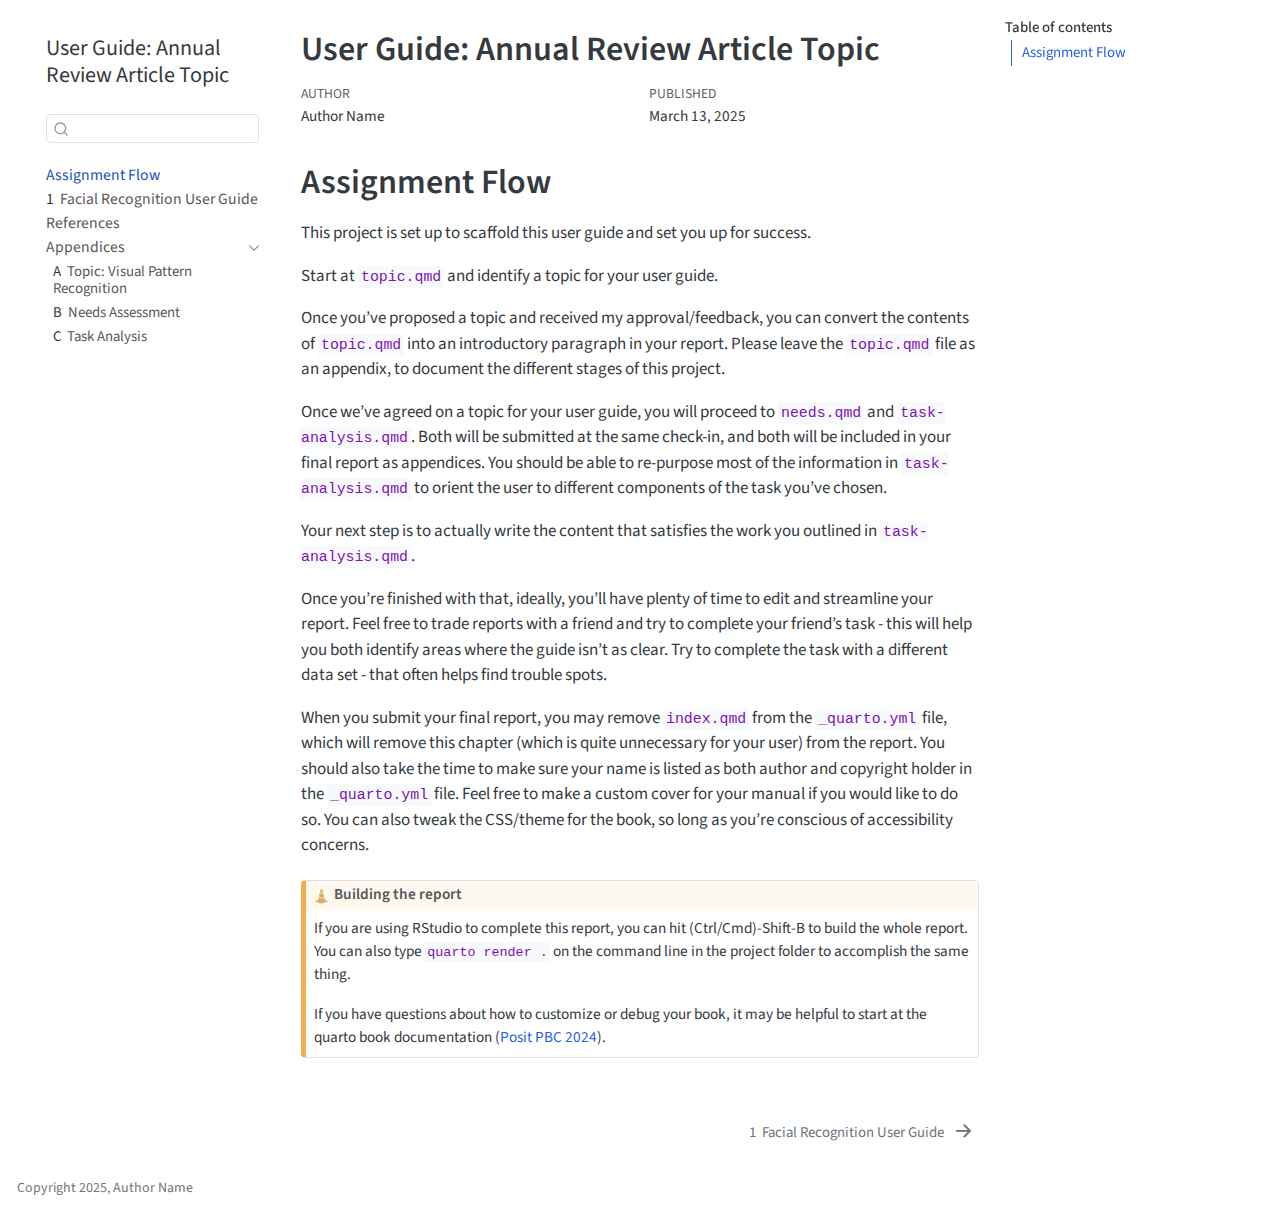
<file: docs/index.html>
<!DOCTYPE html>
<html xmlns="http://www.w3.org/1999/xhtml" lang="en" xml:lang="en"><head>

<meta charset="utf-8">
<meta name="generator" content="quarto-1.6.40">

<meta name="viewport" content="width=device-width, initial-scale=1.0, user-scalable=yes">

<meta name="author" content="Author Name">
<meta name="dcterms.date" content="2025-03-13">

<title>User Guide: Annual Review Article Topic</title>
<style>
code{white-space: pre-wrap;}
span.smallcaps{font-variant: small-caps;}
div.columns{display: flex; gap: min(4vw, 1.5em);}
div.column{flex: auto; overflow-x: auto;}
div.hanging-indent{margin-left: 1.5em; text-indent: -1.5em;}
ul.task-list{list-style: none;}
ul.task-list li input[type="checkbox"] {
  width: 0.8em;
  margin: 0 0.8em 0.2em -1em; /* quarto-specific, see https://github.com/quarto-dev/quarto-cli/issues/4556 */ 
  vertical-align: middle;
}
/* CSS for citations */
div.csl-bib-body { }
div.csl-entry {
  clear: both;
  margin-bottom: 0em;
}
.hanging-indent div.csl-entry {
  margin-left:2em;
  text-indent:-2em;
}
div.csl-left-margin {
  min-width:2em;
  float:left;
}
div.csl-right-inline {
  margin-left:2em;
  padding-left:1em;
}
div.csl-indent {
  margin-left: 2em;
}</style>


<script src="site_libs/quarto-nav/quarto-nav.js"></script>
<script src="site_libs/quarto-nav/headroom.min.js"></script>
<script src="site_libs/clipboard/clipboard.min.js"></script>
<script src="site_libs/quarto-search/autocomplete.umd.js"></script>
<script src="site_libs/quarto-search/fuse.min.js"></script>
<script src="site_libs/quarto-search/quarto-search.js"></script>
<meta name="quarto:offset" content="./">
<link href="./guide.html" rel="next">
<script src="site_libs/quarto-html/quarto.js"></script>
<script src="site_libs/quarto-html/popper.min.js"></script>
<script src="site_libs/quarto-html/tippy.umd.min.js"></script>
<script src="site_libs/quarto-html/anchor.min.js"></script>
<link href="site_libs/quarto-html/tippy.css" rel="stylesheet">
<link href="site_libs/quarto-html/quarto-syntax-highlighting-dece3bd051e391dd7205a6b15f93dc59.css" rel="stylesheet" id="quarto-text-highlighting-styles">
<script src="site_libs/bootstrap/bootstrap.min.js"></script>
<link href="site_libs/bootstrap/bootstrap-icons.css" rel="stylesheet">
<link href="site_libs/bootstrap/bootstrap-813c8a16b64b94fd646a87195663eb73.min.css" rel="stylesheet" append-hash="true" id="quarto-bootstrap" data-mode="light">
<script id="quarto-search-options" type="application/json">{
  "location": "sidebar",
  "copy-button": false,
  "collapse-after": 3,
  "panel-placement": "start",
  "type": "textbox",
  "limit": 50,
  "keyboard-shortcut": [
    "f",
    "/",
    "s"
  ],
  "show-item-context": false,
  "language": {
    "search-no-results-text": "No results",
    "search-matching-documents-text": "matching documents",
    "search-copy-link-title": "Copy link to search",
    "search-hide-matches-text": "Hide additional matches",
    "search-more-match-text": "more match in this document",
    "search-more-matches-text": "more matches in this document",
    "search-clear-button-title": "Clear",
    "search-text-placeholder": "",
    "search-detached-cancel-button-title": "Cancel",
    "search-submit-button-title": "Submit",
    "search-label": "Search"
  }
}</script>


</head>

<body class="nav-sidebar floating">

<div id="quarto-search-results"></div>
  <header id="quarto-header" class="headroom fixed-top">
  <nav class="quarto-secondary-nav">
    <div class="container-fluid d-flex">
      <button type="button" class="quarto-btn-toggle btn" data-bs-toggle="collapse" role="button" data-bs-target=".quarto-sidebar-collapse-item" aria-controls="quarto-sidebar" aria-expanded="false" aria-label="Toggle sidebar navigation" onclick="if (window.quartoToggleHeadroom) { window.quartoToggleHeadroom(); }">
        <i class="bi bi-layout-text-sidebar-reverse"></i>
      </button>
        <nav class="quarto-page-breadcrumbs" aria-label="breadcrumb"><ol class="breadcrumb"><li class="breadcrumb-item"><a href="./index.html">Assignment Flow</a></li></ol></nav>
        <a class="flex-grow-1" role="navigation" data-bs-toggle="collapse" data-bs-target=".quarto-sidebar-collapse-item" aria-controls="quarto-sidebar" aria-expanded="false" aria-label="Toggle sidebar navigation" onclick="if (window.quartoToggleHeadroom) { window.quartoToggleHeadroom(); }">      
        </a>
      <button type="button" class="btn quarto-search-button" aria-label="Search" onclick="window.quartoOpenSearch();">
        <i class="bi bi-search"></i>
      </button>
    </div>
  </nav>
</header>
<!-- content -->
<div id="quarto-content" class="quarto-container page-columns page-rows-contents page-layout-article">
<!-- sidebar -->
  <nav id="quarto-sidebar" class="sidebar collapse collapse-horizontal quarto-sidebar-collapse-item sidebar-navigation floating overflow-auto">
    <div class="pt-lg-2 mt-2 text-left sidebar-header">
    <div class="sidebar-title mb-0 py-0">
      <a href="./">User Guide: Annual Review Article Topic</a> 
    </div>
      </div>
        <div class="mt-2 flex-shrink-0 align-items-center">
        <div class="sidebar-search">
        <div id="quarto-search" class="" title="Search"></div>
        </div>
        </div>
    <div class="sidebar-menu-container"> 
    <ul class="list-unstyled mt-1">
        <li class="sidebar-item">
  <div class="sidebar-item-container"> 
  <a href="./index.html" class="sidebar-item-text sidebar-link active">
 <span class="menu-text">Assignment Flow</span></a>
  </div>
</li>
        <li class="sidebar-item">
  <div class="sidebar-item-container"> 
  <a href="./guide.html" class="sidebar-item-text sidebar-link">
 <span class="menu-text"><span class="chapter-number">1</span>&nbsp; <span class="chapter-title">Facial Recognition User Guide</span></span></a>
  </div>
</li>
        <li class="sidebar-item">
  <div class="sidebar-item-container"> 
  <a href="./references.html" class="sidebar-item-text sidebar-link">
 <span class="menu-text">References</span></a>
  </div>
</li>
        <li class="sidebar-item sidebar-item-section">
      <div class="sidebar-item-container"> 
            <a class="sidebar-item-text sidebar-link text-start" data-bs-toggle="collapse" data-bs-target="#quarto-sidebar-section-1" role="navigation" aria-expanded="true">
 <span class="menu-text">Appendices</span></a>
          <a class="sidebar-item-toggle text-start" data-bs-toggle="collapse" data-bs-target="#quarto-sidebar-section-1" role="navigation" aria-expanded="true" aria-label="Toggle section">
            <i class="bi bi-chevron-right ms-2"></i>
          </a> 
      </div>
      <ul id="quarto-sidebar-section-1" class="collapse list-unstyled sidebar-section depth1 show">  
          <li class="sidebar-item">
  <div class="sidebar-item-container"> 
  <a href="./topic.html" class="sidebar-item-text sidebar-link">
 <span class="menu-text"><span class="chapter-number">A</span>&nbsp; <span class="chapter-title">Topic: Visual Pattern Recognition</span></span></a>
  </div>
</li>
          <li class="sidebar-item">
  <div class="sidebar-item-container"> 
  <a href="./needs.html" class="sidebar-item-text sidebar-link">
 <span class="menu-text"><span class="chapter-number">B</span>&nbsp; <span class="chapter-title">Needs Assessment</span></span></a>
  </div>
</li>
          <li class="sidebar-item">
  <div class="sidebar-item-container"> 
  <a href="./task-analysis.html" class="sidebar-item-text sidebar-link">
 <span class="menu-text"><span class="chapter-number">C</span>&nbsp; <span class="chapter-title">Task Analysis</span></span></a>
  </div>
</li>
      </ul>
  </li>
    </ul>
    </div>
</nav>
<div id="quarto-sidebar-glass" class="quarto-sidebar-collapse-item" data-bs-toggle="collapse" data-bs-target=".quarto-sidebar-collapse-item"></div>
<!-- margin-sidebar -->
    <div id="quarto-margin-sidebar" class="sidebar margin-sidebar">
        <nav id="TOC" role="doc-toc" class="toc-active">
    <h2 id="toc-title">Table of contents</h2>
   
  <ul>
  <li><a href="#assignment-flow" id="toc-assignment-flow" class="nav-link active" data-scroll-target="#assignment-flow">Assignment Flow</a></li>
  </ul>
</nav>
    </div>
<!-- main -->
<main class="content" id="quarto-document-content">

<header id="title-block-header" class="quarto-title-block default">
<div class="quarto-title">
<h1 class="title">User Guide: Annual Review Article Topic</h1>
</div>



<div class="quarto-title-meta">

    <div>
    <div class="quarto-title-meta-heading">Author</div>
    <div class="quarto-title-meta-contents">
             <p>Author Name </p>
          </div>
  </div>
    
    <div>
    <div class="quarto-title-meta-heading">Published</div>
    <div class="quarto-title-meta-contents">
      <p class="date">March 13, 2025</p>
    </div>
  </div>
  
    
  </div>
  


</header>


<section id="assignment-flow" class="level1 unnumbered">
<h1 class="unnumbered">Assignment Flow</h1>
<p>This project is set up to scaffold this user guide and set you up for success.</p>
<p>Start at <code>topic.qmd</code> and identify a topic for your user guide.</p>
<p>Once you’ve proposed a topic and received my approval/feedback, you can convert the contents of <code>topic.qmd</code> into an introductory paragraph in your report. Please leave the <code>topic.qmd</code> file as an appendix, to document the different stages of this project.</p>
<p>Once we’ve agreed on a topic for your user guide, you will proceed to <code>needs.qmd</code> and <code>task-analysis.qmd</code>. Both will be submitted at the same check-in, and both will be included in your final report as appendices. You should be able to re-purpose most of the information in <code>task-analysis.qmd</code> to orient the user to different components of the task you’ve chosen.</p>
<p>Your next step is to actually write the content that satisfies the work you outlined in <code>task-analysis.qmd</code>.</p>
<p>Once you’re finished with that, ideally, you’ll have plenty of time to edit and streamline your report. Feel free to trade reports with a friend and try to complete your friend’s task - this will help you both identify areas where the guide isn’t as clear. Try to complete the task with a different data set - that often helps find trouble spots.</p>
<p>When you submit your final report, you may remove <code>index.qmd</code> from the <code>_quarto.yml</code> file, which will remove this chapter (which is quite unnecessary for your user) from the report. You should also take the time to make sure your name is listed as both author and copyright holder in the <code>_quarto.yml</code> file. Feel free to make a custom cover for your manual if you would like to do so. You can also tweak the CSS/theme for the book, so long as you’re conscious of accessibility concerns.</p>
<div class="callout callout-style-default callout-caution callout-titled">
<div class="callout-header d-flex align-content-center">
<div class="callout-icon-container">
<i class="callout-icon"></i>
</div>
<div class="callout-title-container flex-fill">
Building the report
</div>
</div>
<div class="callout-body-container callout-body">
<p>If you are using RStudio to complete this report, you can hit (Ctrl/Cmd)-Shift-B to build the whole report. You can also type <code>quarto render .</code> on the command line in the project folder to accomplish the same thing.</p>
<p>If you have questions about how to customize or debug your book, it may be helpful to start at the quarto book documentation <span class="citation" data-cites="positpbcCreatingBook2024">(<a href="references.html#ref-positpbcCreatingBook2024" role="doc-biblioref">Posit PBC 2024</a>)</span>.</p>
</div>
</div>


<div id="refs" class="references csl-bib-body hanging-indent" data-entry-spacing="0" role="list" style="display: none">
<div id="ref-positpbcCreatingBook2024" class="csl-entry" role="listitem">
Posit PBC. 2024. <span>“Creating a Book. Quarto.”</span> July 1, 2024. <a href="https://quarto.org/docs/books/">https://quarto.org/docs/books/</a>.
</div>
</div>
</section>

</main> <!-- /main -->
<script id="quarto-html-after-body" type="application/javascript">
window.document.addEventListener("DOMContentLoaded", function (event) {
  const toggleBodyColorMode = (bsSheetEl) => {
    const mode = bsSheetEl.getAttribute("data-mode");
    const bodyEl = window.document.querySelector("body");
    if (mode === "dark") {
      bodyEl.classList.add("quarto-dark");
      bodyEl.classList.remove("quarto-light");
    } else {
      bodyEl.classList.add("quarto-light");
      bodyEl.classList.remove("quarto-dark");
    }
  }
  const toggleBodyColorPrimary = () => {
    const bsSheetEl = window.document.querySelector("link#quarto-bootstrap");
    if (bsSheetEl) {
      toggleBodyColorMode(bsSheetEl);
    }
  }
  toggleBodyColorPrimary();  
  const icon = "";
  const anchorJS = new window.AnchorJS();
  anchorJS.options = {
    placement: 'right',
    icon: icon
  };
  anchorJS.add('.anchored');
  const isCodeAnnotation = (el) => {
    for (const clz of el.classList) {
      if (clz.startsWith('code-annotation-')) {                     
        return true;
      }
    }
    return false;
  }
  const onCopySuccess = function(e) {
    // button target
    const button = e.trigger;
    // don't keep focus
    button.blur();
    // flash "checked"
    button.classList.add('code-copy-button-checked');
    var currentTitle = button.getAttribute("title");
    button.setAttribute("title", "Copied!");
    let tooltip;
    if (window.bootstrap) {
      button.setAttribute("data-bs-toggle", "tooltip");
      button.setAttribute("data-bs-placement", "left");
      button.setAttribute("data-bs-title", "Copied!");
      tooltip = new bootstrap.Tooltip(button, 
        { trigger: "manual", 
          customClass: "code-copy-button-tooltip",
          offset: [0, -8]});
      tooltip.show();    
    }
    setTimeout(function() {
      if (tooltip) {
        tooltip.hide();
        button.removeAttribute("data-bs-title");
        button.removeAttribute("data-bs-toggle");
        button.removeAttribute("data-bs-placement");
      }
      button.setAttribute("title", currentTitle);
      button.classList.remove('code-copy-button-checked');
    }, 1000);
    // clear code selection
    e.clearSelection();
  }
  const getTextToCopy = function(trigger) {
      const codeEl = trigger.previousElementSibling.cloneNode(true);
      for (const childEl of codeEl.children) {
        if (isCodeAnnotation(childEl)) {
          childEl.remove();
        }
      }
      return codeEl.innerText;
  }
  const clipboard = new window.ClipboardJS('.code-copy-button:not([data-in-quarto-modal])', {
    text: getTextToCopy
  });
  clipboard.on('success', onCopySuccess);
  if (window.document.getElementById('quarto-embedded-source-code-modal')) {
    const clipboardModal = new window.ClipboardJS('.code-copy-button[data-in-quarto-modal]', {
      text: getTextToCopy,
      container: window.document.getElementById('quarto-embedded-source-code-modal')
    });
    clipboardModal.on('success', onCopySuccess);
  }
    var localhostRegex = new RegExp(/^(?:http|https):\/\/localhost\:?[0-9]*\//);
    var mailtoRegex = new RegExp(/^mailto:/);
      var filterRegex = new RegExp('/' + window.location.host + '/');
    var isInternal = (href) => {
        return filterRegex.test(href) || localhostRegex.test(href) || mailtoRegex.test(href);
    }
    // Inspect non-navigation links and adorn them if external
 	var links = window.document.querySelectorAll('a[href]:not(.nav-link):not(.navbar-brand):not(.toc-action):not(.sidebar-link):not(.sidebar-item-toggle):not(.pagination-link):not(.no-external):not([aria-hidden]):not(.dropdown-item):not(.quarto-navigation-tool):not(.about-link)');
    for (var i=0; i<links.length; i++) {
      const link = links[i];
      if (!isInternal(link.href)) {
        // undo the damage that might have been done by quarto-nav.js in the case of
        // links that we want to consider external
        if (link.dataset.originalHref !== undefined) {
          link.href = link.dataset.originalHref;
        }
      }
    }
  function tippyHover(el, contentFn, onTriggerFn, onUntriggerFn) {
    const config = {
      allowHTML: true,
      maxWidth: 500,
      delay: 100,
      arrow: false,
      appendTo: function(el) {
          return el.parentElement;
      },
      interactive: true,
      interactiveBorder: 10,
      theme: 'quarto',
      placement: 'bottom-start',
    };
    if (contentFn) {
      config.content = contentFn;
    }
    if (onTriggerFn) {
      config.onTrigger = onTriggerFn;
    }
    if (onUntriggerFn) {
      config.onUntrigger = onUntriggerFn;
    }
    window.tippy(el, config); 
  }
  const noterefs = window.document.querySelectorAll('a[role="doc-noteref"]');
  for (var i=0; i<noterefs.length; i++) {
    const ref = noterefs[i];
    tippyHover(ref, function() {
      // use id or data attribute instead here
      let href = ref.getAttribute('data-footnote-href') || ref.getAttribute('href');
      try { href = new URL(href).hash; } catch {}
      const id = href.replace(/^#\/?/, "");
      const note = window.document.getElementById(id);
      if (note) {
        return note.innerHTML;
      } else {
        return "";
      }
    });
  }
  const xrefs = window.document.querySelectorAll('a.quarto-xref');
  const processXRef = (id, note) => {
    // Strip column container classes
    const stripColumnClz = (el) => {
      el.classList.remove("page-full", "page-columns");
      if (el.children) {
        for (const child of el.children) {
          stripColumnClz(child);
        }
      }
    }
    stripColumnClz(note)
    if (id === null || id.startsWith('sec-')) {
      // Special case sections, only their first couple elements
      const container = document.createElement("div");
      if (note.children && note.children.length > 2) {
        container.appendChild(note.children[0].cloneNode(true));
        for (let i = 1; i < note.children.length; i++) {
          const child = note.children[i];
          if (child.tagName === "P" && child.innerText === "") {
            continue;
          } else {
            container.appendChild(child.cloneNode(true));
            break;
          }
        }
        if (window.Quarto?.typesetMath) {
          window.Quarto.typesetMath(container);
        }
        return container.innerHTML
      } else {
        if (window.Quarto?.typesetMath) {
          window.Quarto.typesetMath(note);
        }
        return note.innerHTML;
      }
    } else {
      // Remove any anchor links if they are present
      const anchorLink = note.querySelector('a.anchorjs-link');
      if (anchorLink) {
        anchorLink.remove();
      }
      if (window.Quarto?.typesetMath) {
        window.Quarto.typesetMath(note);
      }
      if (note.classList.contains("callout")) {
        return note.outerHTML;
      } else {
        return note.innerHTML;
      }
    }
  }
  for (var i=0; i<xrefs.length; i++) {
    const xref = xrefs[i];
    tippyHover(xref, undefined, function(instance) {
      instance.disable();
      let url = xref.getAttribute('href');
      let hash = undefined; 
      if (url.startsWith('#')) {
        hash = url;
      } else {
        try { hash = new URL(url).hash; } catch {}
      }
      if (hash) {
        const id = hash.replace(/^#\/?/, "");
        const note = window.document.getElementById(id);
        if (note !== null) {
          try {
            const html = processXRef(id, note.cloneNode(true));
            instance.setContent(html);
          } finally {
            instance.enable();
            instance.show();
          }
        } else {
          // See if we can fetch this
          fetch(url.split('#')[0])
          .then(res => res.text())
          .then(html => {
            const parser = new DOMParser();
            const htmlDoc = parser.parseFromString(html, "text/html");
            const note = htmlDoc.getElementById(id);
            if (note !== null) {
              const html = processXRef(id, note);
              instance.setContent(html);
            } 
          }).finally(() => {
            instance.enable();
            instance.show();
          });
        }
      } else {
        // See if we can fetch a full url (with no hash to target)
        // This is a special case and we should probably do some content thinning / targeting
        fetch(url)
        .then(res => res.text())
        .then(html => {
          const parser = new DOMParser();
          const htmlDoc = parser.parseFromString(html, "text/html");
          const note = htmlDoc.querySelector('main.content');
          if (note !== null) {
            // This should only happen for chapter cross references
            // (since there is no id in the URL)
            // remove the first header
            if (note.children.length > 0 && note.children[0].tagName === "HEADER") {
              note.children[0].remove();
            }
            const html = processXRef(null, note);
            instance.setContent(html);
          } 
        }).finally(() => {
          instance.enable();
          instance.show();
        });
      }
    }, function(instance) {
    });
  }
      let selectedAnnoteEl;
      const selectorForAnnotation = ( cell, annotation) => {
        let cellAttr = 'data-code-cell="' + cell + '"';
        let lineAttr = 'data-code-annotation="' +  annotation + '"';
        const selector = 'span[' + cellAttr + '][' + lineAttr + ']';
        return selector;
      }
      const selectCodeLines = (annoteEl) => {
        const doc = window.document;
        const targetCell = annoteEl.getAttribute("data-target-cell");
        const targetAnnotation = annoteEl.getAttribute("data-target-annotation");
        const annoteSpan = window.document.querySelector(selectorForAnnotation(targetCell, targetAnnotation));
        const lines = annoteSpan.getAttribute("data-code-lines").split(",");
        const lineIds = lines.map((line) => {
          return targetCell + "-" + line;
        })
        let top = null;
        let height = null;
        let parent = null;
        if (lineIds.length > 0) {
            //compute the position of the single el (top and bottom and make a div)
            const el = window.document.getElementById(lineIds[0]);
            top = el.offsetTop;
            height = el.offsetHeight;
            parent = el.parentElement.parentElement;
          if (lineIds.length > 1) {
            const lastEl = window.document.getElementById(lineIds[lineIds.length - 1]);
            const bottom = lastEl.offsetTop + lastEl.offsetHeight;
            height = bottom - top;
          }
          if (top !== null && height !== null && parent !== null) {
            // cook up a div (if necessary) and position it 
            let div = window.document.getElementById("code-annotation-line-highlight");
            if (div === null) {
              div = window.document.createElement("div");
              div.setAttribute("id", "code-annotation-line-highlight");
              div.style.position = 'absolute';
              parent.appendChild(div);
            }
            div.style.top = top - 2 + "px";
            div.style.height = height + 4 + "px";
            div.style.left = 0;
            let gutterDiv = window.document.getElementById("code-annotation-line-highlight-gutter");
            if (gutterDiv === null) {
              gutterDiv = window.document.createElement("div");
              gutterDiv.setAttribute("id", "code-annotation-line-highlight-gutter");
              gutterDiv.style.position = 'absolute';
              const codeCell = window.document.getElementById(targetCell);
              const gutter = codeCell.querySelector('.code-annotation-gutter');
              gutter.appendChild(gutterDiv);
            }
            gutterDiv.style.top = top - 2 + "px";
            gutterDiv.style.height = height + 4 + "px";
          }
          selectedAnnoteEl = annoteEl;
        }
      };
      const unselectCodeLines = () => {
        const elementsIds = ["code-annotation-line-highlight", "code-annotation-line-highlight-gutter"];
        elementsIds.forEach((elId) => {
          const div = window.document.getElementById(elId);
          if (div) {
            div.remove();
          }
        });
        selectedAnnoteEl = undefined;
      };
        // Handle positioning of the toggle
    window.addEventListener(
      "resize",
      throttle(() => {
        elRect = undefined;
        if (selectedAnnoteEl) {
          selectCodeLines(selectedAnnoteEl);
        }
      }, 10)
    );
    function throttle(fn, ms) {
    let throttle = false;
    let timer;
      return (...args) => {
        if(!throttle) { // first call gets through
            fn.apply(this, args);
            throttle = true;
        } else { // all the others get throttled
            if(timer) clearTimeout(timer); // cancel #2
            timer = setTimeout(() => {
              fn.apply(this, args);
              timer = throttle = false;
            }, ms);
        }
      };
    }
      // Attach click handler to the DT
      const annoteDls = window.document.querySelectorAll('dt[data-target-cell]');
      for (const annoteDlNode of annoteDls) {
        annoteDlNode.addEventListener('click', (event) => {
          const clickedEl = event.target;
          if (clickedEl !== selectedAnnoteEl) {
            unselectCodeLines();
            const activeEl = window.document.querySelector('dt[data-target-cell].code-annotation-active');
            if (activeEl) {
              activeEl.classList.remove('code-annotation-active');
            }
            selectCodeLines(clickedEl);
            clickedEl.classList.add('code-annotation-active');
          } else {
            // Unselect the line
            unselectCodeLines();
            clickedEl.classList.remove('code-annotation-active');
          }
        });
      }
  const findCites = (el) => {
    const parentEl = el.parentElement;
    if (parentEl) {
      const cites = parentEl.dataset.cites;
      if (cites) {
        return {
          el,
          cites: cites.split(' ')
        };
      } else {
        return findCites(el.parentElement)
      }
    } else {
      return undefined;
    }
  };
  var bibliorefs = window.document.querySelectorAll('a[role="doc-biblioref"]');
  for (var i=0; i<bibliorefs.length; i++) {
    const ref = bibliorefs[i];
    const citeInfo = findCites(ref);
    if (citeInfo) {
      tippyHover(citeInfo.el, function() {
        var popup = window.document.createElement('div');
        citeInfo.cites.forEach(function(cite) {
          var citeDiv = window.document.createElement('div');
          citeDiv.classList.add('hanging-indent');
          citeDiv.classList.add('csl-entry');
          var biblioDiv = window.document.getElementById('ref-' + cite);
          if (biblioDiv) {
            citeDiv.innerHTML = biblioDiv.innerHTML;
          }
          popup.appendChild(citeDiv);
        });
        return popup.innerHTML;
      });
    }
  }
});
</script>
<nav class="page-navigation">
  <div class="nav-page nav-page-previous">
  </div>
  <div class="nav-page nav-page-next">
      <a href="./guide.html" class="pagination-link" aria-label="Facial Recognition User Guide">
        <span class="nav-page-text"><span class="chapter-number">1</span>&nbsp; <span class="chapter-title">Facial Recognition User Guide</span></span> <i class="bi bi-arrow-right-short"></i>
      </a>
  </div>
</nav>
</div> <!-- /content -->
<footer class="footer">
  <div class="nav-footer">
    <div class="nav-footer-left">
<p>Copyright 2025, Author Name</p>
</div>   
    <div class="nav-footer-center">
      &nbsp;
    </div>
    <div class="nav-footer-right">
      &nbsp;
    </div>
  </div>
</footer>




</body></html>
</file>
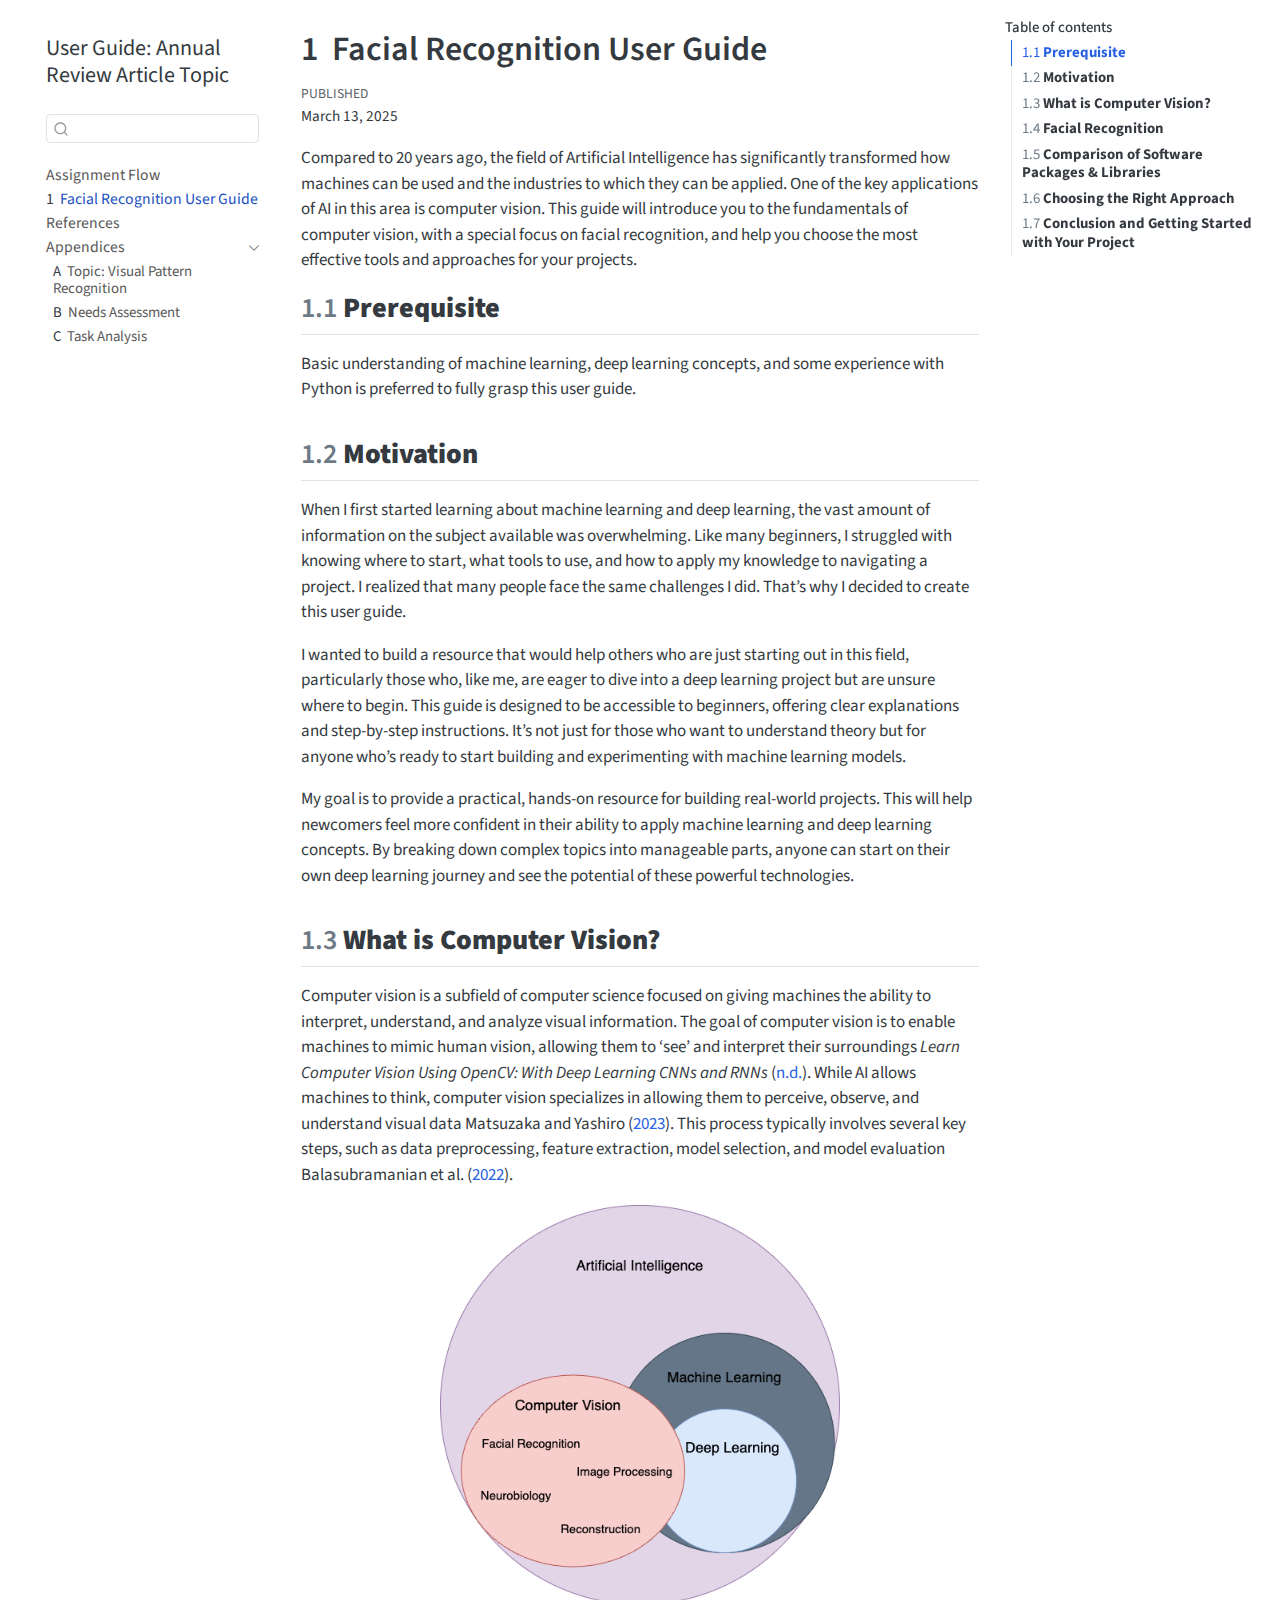
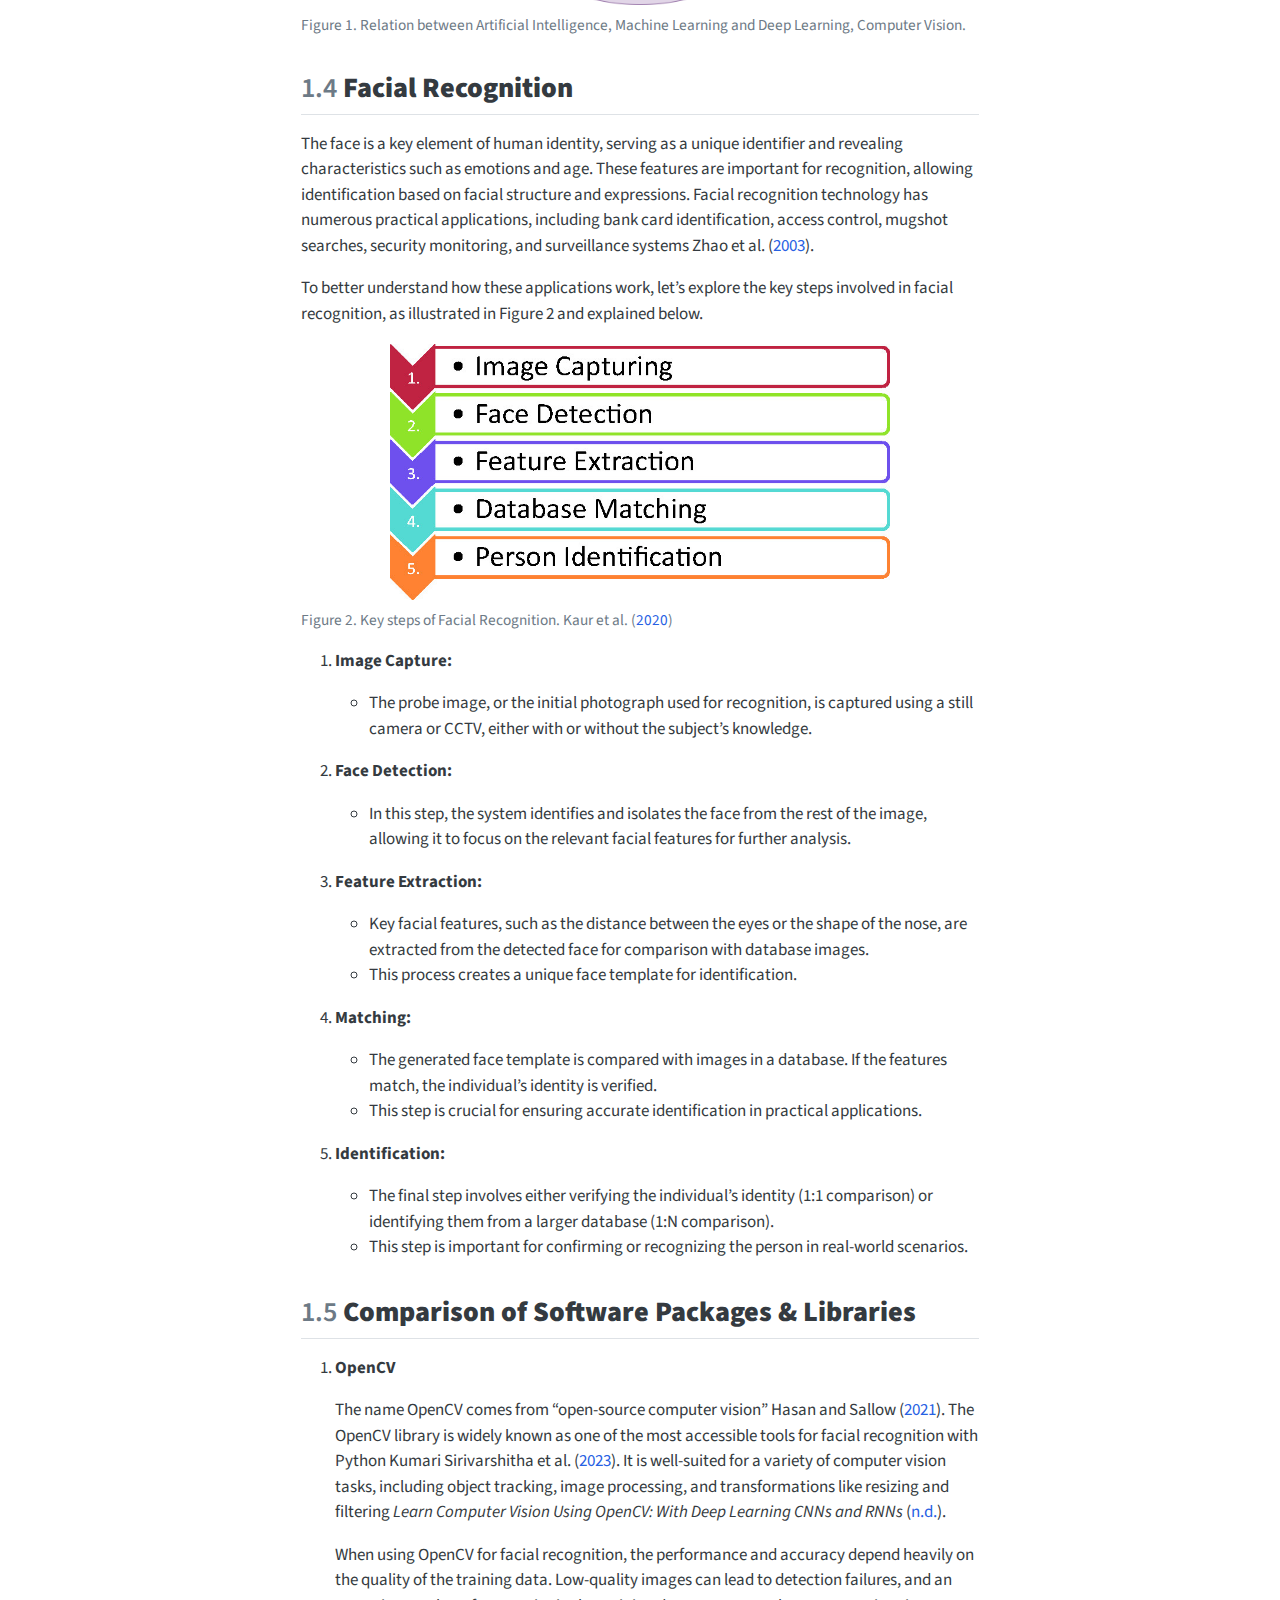
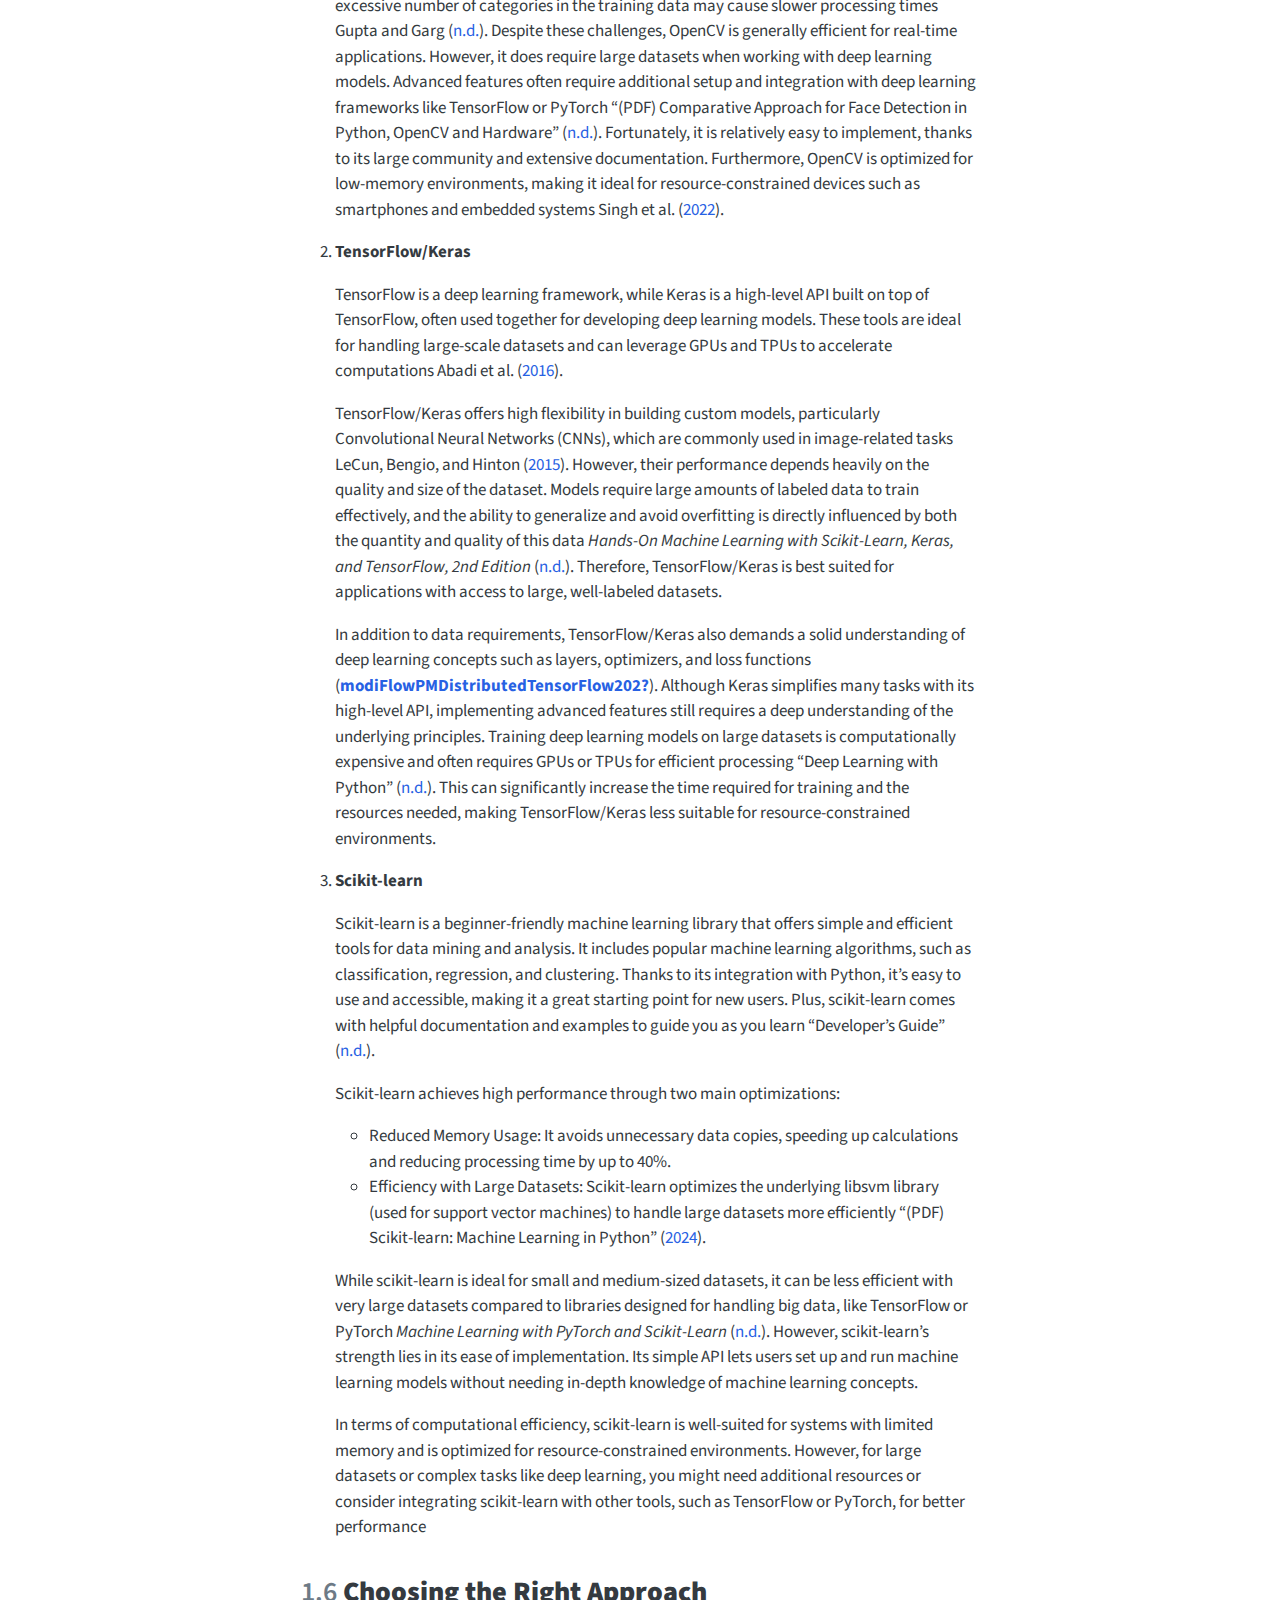
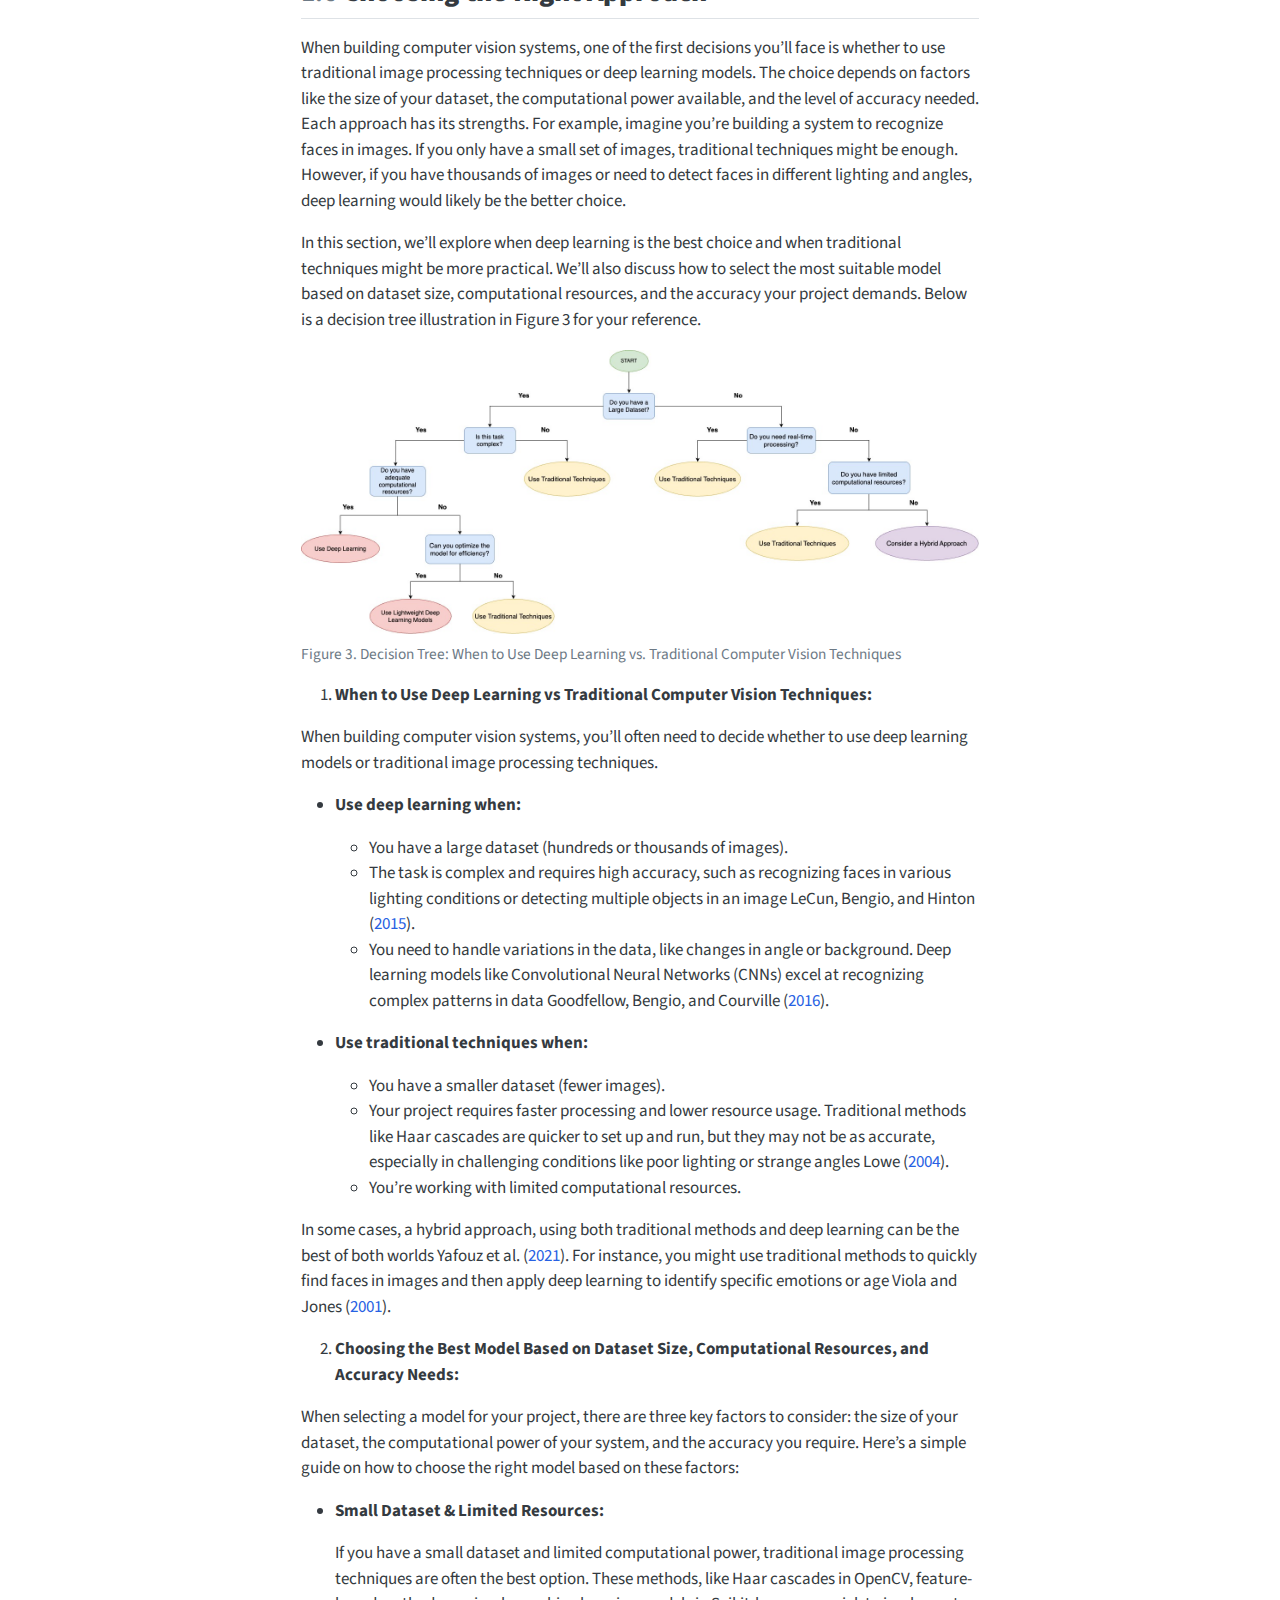
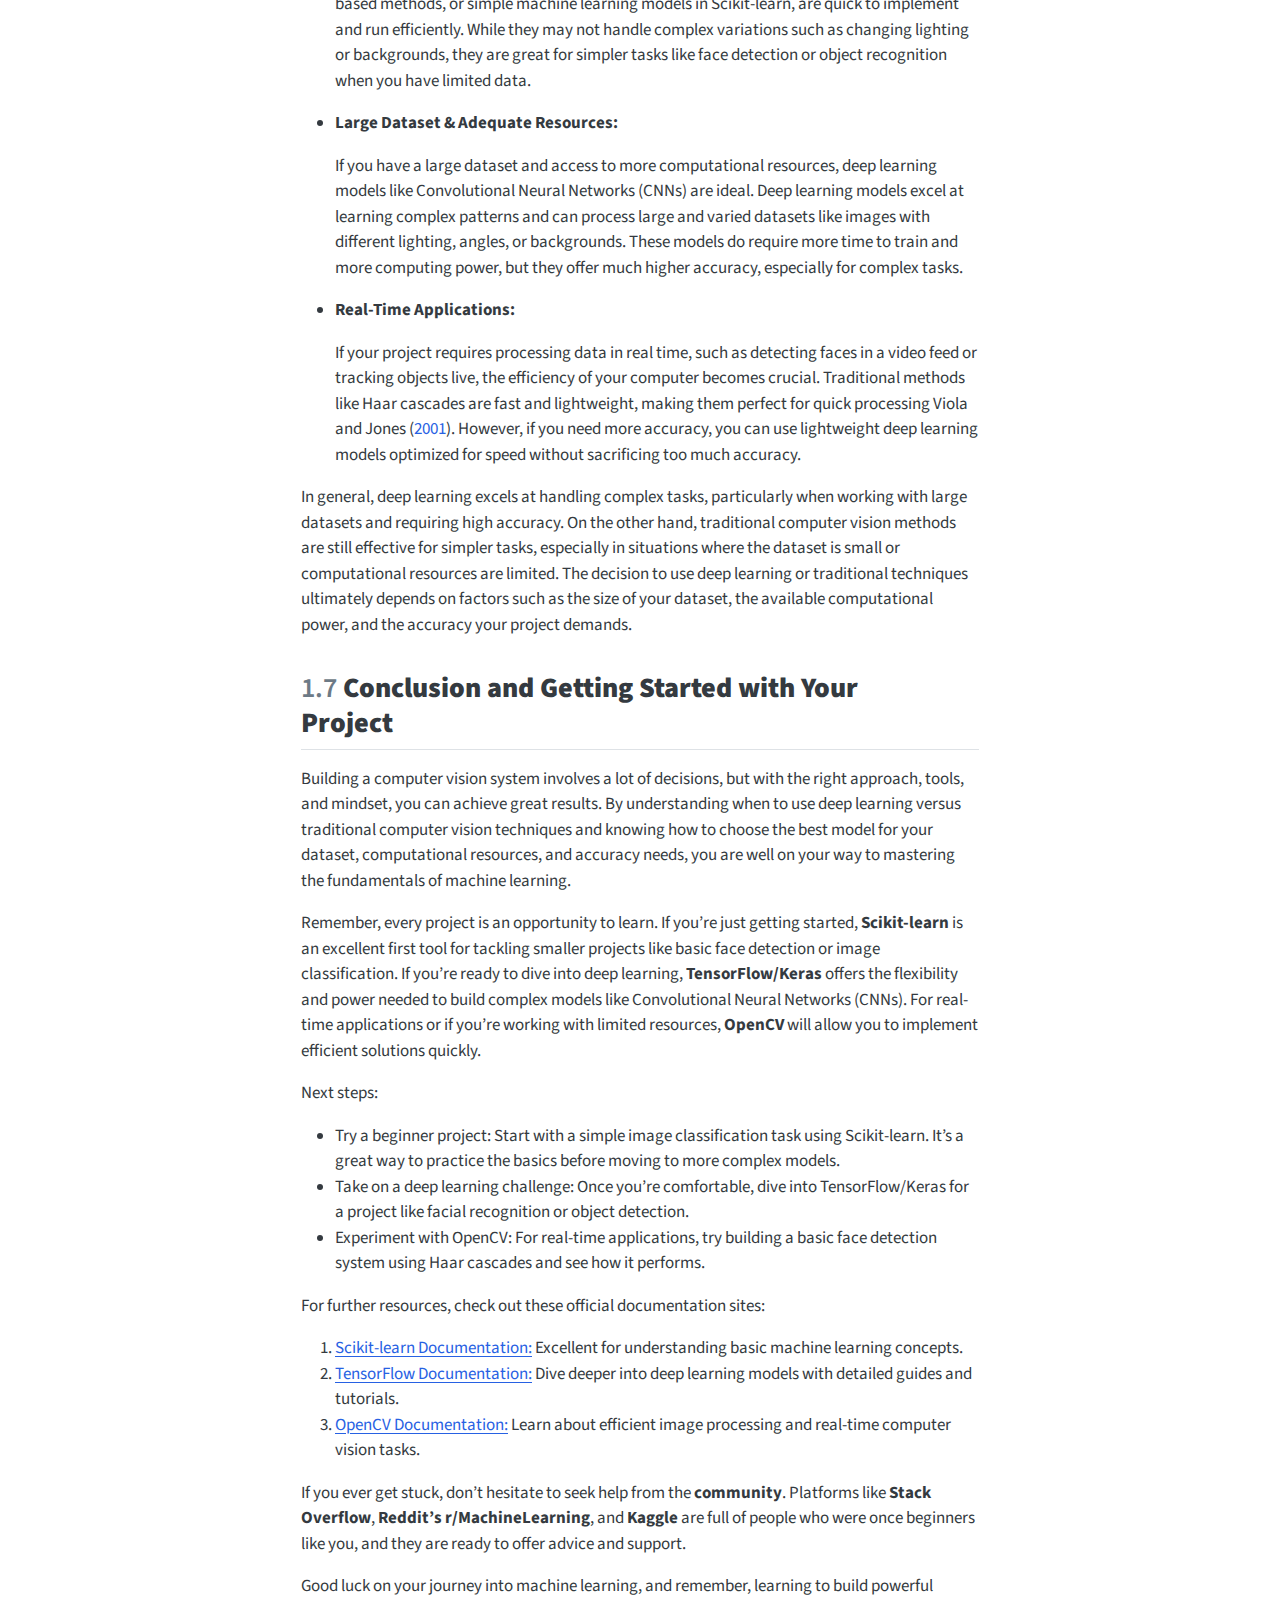
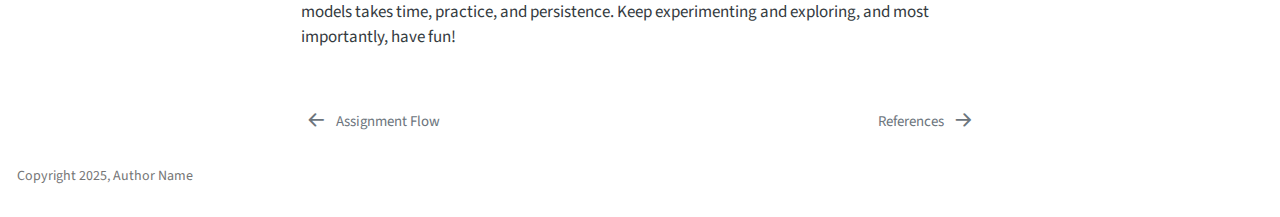
<file: docs/guide.html>
<!DOCTYPE html>
<html xmlns="http://www.w3.org/1999/xhtml" lang="en" xml:lang="en"><head>

<meta charset="utf-8">
<meta name="generator" content="quarto-1.6.40">

<meta name="viewport" content="width=device-width, initial-scale=1.0, user-scalable=yes">

<meta name="dcterms.date" content="2025-03-13">

<title>1&nbsp; Facial Recognition User Guide – User Guide: Annual Review Article Topic</title>
<style>
code{white-space: pre-wrap;}
span.smallcaps{font-variant: small-caps;}
div.columns{display: flex; gap: min(4vw, 1.5em);}
div.column{flex: auto; overflow-x: auto;}
div.hanging-indent{margin-left: 1.5em; text-indent: -1.5em;}
ul.task-list{list-style: none;}
ul.task-list li input[type="checkbox"] {
  width: 0.8em;
  margin: 0 0.8em 0.2em -1em; /* quarto-specific, see https://github.com/quarto-dev/quarto-cli/issues/4556 */ 
  vertical-align: middle;
}
/* CSS for citations */
div.csl-bib-body { }
div.csl-entry {
  clear: both;
  margin-bottom: 0em;
}
.hanging-indent div.csl-entry {
  margin-left:2em;
  text-indent:-2em;
}
div.csl-left-margin {
  min-width:2em;
  float:left;
}
div.csl-right-inline {
  margin-left:2em;
  padding-left:1em;
}
div.csl-indent {
  margin-left: 2em;
}</style>


<script src="site_libs/quarto-nav/quarto-nav.js"></script>
<script src="site_libs/quarto-nav/headroom.min.js"></script>
<script src="site_libs/clipboard/clipboard.min.js"></script>
<script src="site_libs/quarto-search/autocomplete.umd.js"></script>
<script src="site_libs/quarto-search/fuse.min.js"></script>
<script src="site_libs/quarto-search/quarto-search.js"></script>
<meta name="quarto:offset" content="./">
<link href="./references.html" rel="next">
<link href="./index.html" rel="prev">
<script src="site_libs/quarto-html/quarto.js"></script>
<script src="site_libs/quarto-html/popper.min.js"></script>
<script src="site_libs/quarto-html/tippy.umd.min.js"></script>
<script src="site_libs/quarto-html/anchor.min.js"></script>
<link href="site_libs/quarto-html/tippy.css" rel="stylesheet">
<link href="site_libs/quarto-html/quarto-syntax-highlighting-dece3bd051e391dd7205a6b15f93dc59.css" rel="stylesheet" id="quarto-text-highlighting-styles">
<script src="site_libs/bootstrap/bootstrap.min.js"></script>
<link href="site_libs/bootstrap/bootstrap-icons.css" rel="stylesheet">
<link href="site_libs/bootstrap/bootstrap-813c8a16b64b94fd646a87195663eb73.min.css" rel="stylesheet" append-hash="true" id="quarto-bootstrap" data-mode="light">
<script id="quarto-search-options" type="application/json">{
  "location": "sidebar",
  "copy-button": false,
  "collapse-after": 3,
  "panel-placement": "start",
  "type": "textbox",
  "limit": 50,
  "keyboard-shortcut": [
    "f",
    "/",
    "s"
  ],
  "show-item-context": false,
  "language": {
    "search-no-results-text": "No results",
    "search-matching-documents-text": "matching documents",
    "search-copy-link-title": "Copy link to search",
    "search-hide-matches-text": "Hide additional matches",
    "search-more-match-text": "more match in this document",
    "search-more-matches-text": "more matches in this document",
    "search-clear-button-title": "Clear",
    "search-text-placeholder": "",
    "search-detached-cancel-button-title": "Cancel",
    "search-submit-button-title": "Submit",
    "search-label": "Search"
  }
}</script>


</head>

<body class="nav-sidebar floating">

<div id="quarto-search-results"></div>
  <header id="quarto-header" class="headroom fixed-top">
  <nav class="quarto-secondary-nav">
    <div class="container-fluid d-flex">
      <button type="button" class="quarto-btn-toggle btn" data-bs-toggle="collapse" role="button" data-bs-target=".quarto-sidebar-collapse-item" aria-controls="quarto-sidebar" aria-expanded="false" aria-label="Toggle sidebar navigation" onclick="if (window.quartoToggleHeadroom) { window.quartoToggleHeadroom(); }">
        <i class="bi bi-layout-text-sidebar-reverse"></i>
      </button>
        <nav class="quarto-page-breadcrumbs" aria-label="breadcrumb"><ol class="breadcrumb"><li class="breadcrumb-item"><a href="./guide.html"><span class="chapter-number">1</span>&nbsp; <span class="chapter-title">Facial Recognition User Guide</span></a></li></ol></nav>
        <a class="flex-grow-1" role="navigation" data-bs-toggle="collapse" data-bs-target=".quarto-sidebar-collapse-item" aria-controls="quarto-sidebar" aria-expanded="false" aria-label="Toggle sidebar navigation" onclick="if (window.quartoToggleHeadroom) { window.quartoToggleHeadroom(); }">      
        </a>
      <button type="button" class="btn quarto-search-button" aria-label="Search" onclick="window.quartoOpenSearch();">
        <i class="bi bi-search"></i>
      </button>
    </div>
  </nav>
</header>
<!-- content -->
<div id="quarto-content" class="quarto-container page-columns page-rows-contents page-layout-article">
<!-- sidebar -->
  <nav id="quarto-sidebar" class="sidebar collapse collapse-horizontal quarto-sidebar-collapse-item sidebar-navigation floating overflow-auto">
    <div class="pt-lg-2 mt-2 text-left sidebar-header">
    <div class="sidebar-title mb-0 py-0">
      <a href="./">User Guide: Annual Review Article Topic</a> 
    </div>
      </div>
        <div class="mt-2 flex-shrink-0 align-items-center">
        <div class="sidebar-search">
        <div id="quarto-search" class="" title="Search"></div>
        </div>
        </div>
    <div class="sidebar-menu-container"> 
    <ul class="list-unstyled mt-1">
        <li class="sidebar-item">
  <div class="sidebar-item-container"> 
  <a href="./index.html" class="sidebar-item-text sidebar-link">
 <span class="menu-text">Assignment Flow</span></a>
  </div>
</li>
        <li class="sidebar-item">
  <div class="sidebar-item-container"> 
  <a href="./guide.html" class="sidebar-item-text sidebar-link active">
 <span class="menu-text"><span class="chapter-number">1</span>&nbsp; <span class="chapter-title">Facial Recognition User Guide</span></span></a>
  </div>
</li>
        <li class="sidebar-item">
  <div class="sidebar-item-container"> 
  <a href="./references.html" class="sidebar-item-text sidebar-link">
 <span class="menu-text">References</span></a>
  </div>
</li>
        <li class="sidebar-item sidebar-item-section">
      <div class="sidebar-item-container"> 
            <a class="sidebar-item-text sidebar-link text-start" data-bs-toggle="collapse" data-bs-target="#quarto-sidebar-section-1" role="navigation" aria-expanded="true">
 <span class="menu-text">Appendices</span></a>
          <a class="sidebar-item-toggle text-start" data-bs-toggle="collapse" data-bs-target="#quarto-sidebar-section-1" role="navigation" aria-expanded="true" aria-label="Toggle section">
            <i class="bi bi-chevron-right ms-2"></i>
          </a> 
      </div>
      <ul id="quarto-sidebar-section-1" class="collapse list-unstyled sidebar-section depth1 show">  
          <li class="sidebar-item">
  <div class="sidebar-item-container"> 
  <a href="./topic.html" class="sidebar-item-text sidebar-link">
 <span class="menu-text"><span class="chapter-number">A</span>&nbsp; <span class="chapter-title">Topic: Visual Pattern Recognition</span></span></a>
  </div>
</li>
          <li class="sidebar-item">
  <div class="sidebar-item-container"> 
  <a href="./needs.html" class="sidebar-item-text sidebar-link">
 <span class="menu-text"><span class="chapter-number">B</span>&nbsp; <span class="chapter-title">Needs Assessment</span></span></a>
  </div>
</li>
          <li class="sidebar-item">
  <div class="sidebar-item-container"> 
  <a href="./task-analysis.html" class="sidebar-item-text sidebar-link">
 <span class="menu-text"><span class="chapter-number">C</span>&nbsp; <span class="chapter-title">Task Analysis</span></span></a>
  </div>
</li>
      </ul>
  </li>
    </ul>
    </div>
</nav>
<div id="quarto-sidebar-glass" class="quarto-sidebar-collapse-item" data-bs-toggle="collapse" data-bs-target=".quarto-sidebar-collapse-item"></div>
<!-- margin-sidebar -->
    <div id="quarto-margin-sidebar" class="sidebar margin-sidebar">
        <nav id="TOC" role="doc-toc" class="toc-active">
    <h2 id="toc-title">Table of contents</h2>
   
  <ul>
  <li><a href="#prerequisite" id="toc-prerequisite" class="nav-link active" data-scroll-target="#prerequisite"><span class="header-section-number">1.1</span> <strong>Prerequisite</strong></a></li>
  <li><a href="#motivation" id="toc-motivation" class="nav-link" data-scroll-target="#motivation"><span class="header-section-number">1.2</span> <strong>Motivation</strong></a></li>
  <li><a href="#what-is-computer-vision" id="toc-what-is-computer-vision" class="nav-link" data-scroll-target="#what-is-computer-vision"><span class="header-section-number">1.3</span> <strong>What is Computer Vision?</strong></a></li>
  <li><a href="#facial-recognition" id="toc-facial-recognition" class="nav-link" data-scroll-target="#facial-recognition"><span class="header-section-number">1.4</span> <strong>Facial Recognition</strong></a></li>
  <li><a href="#comparison-of-software-packages-libraries" id="toc-comparison-of-software-packages-libraries" class="nav-link" data-scroll-target="#comparison-of-software-packages-libraries"><span class="header-section-number">1.5</span> <strong>Comparison of Software Packages &amp; Libraries</strong></a></li>
  <li><a href="#choosing-the-right-approach" id="toc-choosing-the-right-approach" class="nav-link" data-scroll-target="#choosing-the-right-approach"><span class="header-section-number">1.6</span> <strong>Choosing the Right Approach</strong></a></li>
  <li><a href="#conclusion-and-getting-started-with-your-project" id="toc-conclusion-and-getting-started-with-your-project" class="nav-link" data-scroll-target="#conclusion-and-getting-started-with-your-project"><span class="header-section-number">1.7</span> <strong>Conclusion and Getting Started with Your Project</strong></a></li>
  </ul>
</nav>
    </div>
<!-- main -->
<main class="content" id="quarto-document-content">

<header id="title-block-header" class="quarto-title-block default">
<div class="quarto-title">
<h1 class="title"><span class="chapter-number">1</span>&nbsp; <span class="chapter-title">Facial Recognition User Guide</span></h1>
</div>



<div class="quarto-title-meta">

    
    <div>
    <div class="quarto-title-meta-heading">Published</div>
    <div class="quarto-title-meta-contents">
      <p class="date">March 13, 2025</p>
    </div>
  </div>
  
    
  </div>
  


</header>


<p>Compared to 20 years ago, the field of Artificial Intelligence has significantly transformed how machines can be used and the industries to which they can be applied. One of the key applications of AI in this area is computer vision. This guide will introduce you to the fundamentals of computer vision, with a special focus on facial recognition, and help you choose the most effective tools and approaches for your projects.</p>
<section id="prerequisite" class="level2" data-number="1.1">
<h2 data-number="1.1" class="anchored" data-anchor-id="prerequisite"><span class="header-section-number">1.1</span> <strong>Prerequisite</strong></h2>
<p>Basic understanding of machine learning, deep learning concepts, and some experience with Python is preferred to fully grasp this user guide.</p>
</section>
<section id="motivation" class="level2" data-number="1.2">
<h2 data-number="1.2" class="anchored" data-anchor-id="motivation"><span class="header-section-number">1.2</span> <strong>Motivation</strong></h2>
<p>When I first started learning about machine learning and deep learning, the vast amount of information on the subject available was overwhelming. Like many beginners, I struggled with knowing where to start, what tools to use, and how to apply my knowledge to navigating a project. I realized that many people face the same challenges I did. That’s why I decided to create this user guide.</p>
<p>I wanted to build a resource that would help others who are just starting out in this field, particularly those who, like me, are eager to dive into a deep learning project but are unsure where to begin. This guide is designed to be accessible to beginners, offering clear explanations and step-by-step instructions. It’s not just for those who want to understand theory but for anyone who’s ready to start building and experimenting with machine learning models.</p>
<p>My goal is to provide a practical, hands-on resource for building real-world projects. This will help newcomers feel more confident in their ability to apply machine learning and deep learning concepts. By breaking down complex topics into manageable parts, anyone can start on their own deep learning journey and see the potential of these powerful technologies.</p>
</section>
<section id="what-is-computer-vision" class="level2" data-number="1.3">
<h2 data-number="1.3" class="anchored" data-anchor-id="what-is-computer-vision"><span class="header-section-number">1.3</span> <strong>What is Computer Vision?</strong></h2>
<p>Computer vision is a subfield of computer science focused on giving machines the ability to interpret, understand, and analyze visual information. The goal of computer vision is to enable machines to mimic human vision, allowing them to ‘see’ and interpret their surroundings <span class="citation" data-cites="LearnComputerVision"><em>Learn <span>Computer Vision Using OpenCV</span>: <span>With Deep Learning CNNs</span> and <span>RNNs</span></em> (<a href="references.html#ref-LearnComputerVision" role="doc-biblioref">n.d.</a>)</span>. While AI allows machines to think, computer vision specializes in allowing them to perceive, observe, and understand visual data <span class="citation" data-cites="matsuzakaAIBasedComputerVision2023">Matsuzaka and Yashiro (<a href="references.html#ref-matsuzakaAIBasedComputerVision2023" role="doc-biblioref">2023</a>)</span>. This process typically involves several key steps, such as data preprocessing, feature extraction, model selection, and model evaluation <span class="citation" data-cites="balasubramanianDeepFakeDetection2022">Balasubramanian et al. (<a href="references.html#ref-balasubramanianDeepFakeDetection2022" role="doc-biblioref">2022</a>)</span>.</p>
<div class="quarto-figure quarto-figure-center">
<figure class="figure">
<p><img src="compvis.png" class="img-fluid figure-img" width="400"></p>
<figcaption>Figure 1. Relation between Artificial Intelligence, Machine Learning and Deep Learning, Computer Vision.</figcaption>
</figure>
</div>
</section>
<section id="facial-recognition" class="level2" data-number="1.4">
<h2 data-number="1.4" class="anchored" data-anchor-id="facial-recognition"><span class="header-section-number">1.4</span> <strong>Facial Recognition</strong></h2>
<p>The face is a key element of human identity, serving as a unique identifier and revealing characteristics such as emotions and age. These features are important for recognition, allowing identification based on facial structure and expressions. Facial recognition technology has numerous practical applications, including bank card identification, access control, mugshot searches, security monitoring, and surveillance systems <span class="citation" data-cites="zhaoFaceRecognitionLiterature2003">Zhao et al. (<a href="references.html#ref-zhaoFaceRecognitionLiterature2003" role="doc-biblioref">2003</a>)</span>.</p>
<p>To better understand how these applications work, let’s explore the key steps involved in facial recognition, as illustrated in Figure 2 and explained below.</p>
<div class="quarto-figure quarto-figure-center">
<figure class="figure">
<p><img src="workflow.jpg" class="img-fluid figure-img" width="500"></p>
<figcaption>Figure 2. Key steps of Facial Recognition. <span class="citation" data-cites="kaurFacialrecognitionAlgorithmsLiterature2020">Kaur et al. (<a href="references.html#ref-kaurFacialrecognitionAlgorithmsLiterature2020" role="doc-biblioref">2020</a>)</span></figcaption>
</figure>
</div>
<ol type="1">
<li><p><strong>Image Capture:</strong></p>
<ul>
<li>The probe image, or the initial photograph used for recognition, is captured using a still camera or CCTV, either with or without the subject’s knowledge.</li>
</ul></li>
<li><p><strong>Face Detection:</strong></p>
<ul>
<li>In this step, the system identifies and isolates the face from the rest of the image, allowing it to focus on the relevant facial features for further analysis.</li>
</ul></li>
<li><p><strong>Feature Extraction:</strong></p>
<ul>
<li>Key facial features, such as the distance between the eyes or the shape of the nose, are extracted from the detected face for comparison with database images.</li>
<li>This process creates a unique face template for identification.</li>
</ul></li>
<li><p><strong>Matching:</strong></p>
<ul>
<li>The generated face template is compared with images in a database. If the features match, the individual’s identity is verified.</li>
<li>This step is crucial for ensuring accurate identification in practical applications.</li>
</ul></li>
<li><p><strong>Identification:</strong></p>
<ul>
<li>The final step involves either verifying the individual’s identity (1:1 comparison) or identifying them from a larger database (1:N comparison).</li>
<li>This step is important for confirming or recognizing the person in real-world scenarios.</li>
</ul></li>
</ol>
</section>
<section id="comparison-of-software-packages-libraries" class="level2" data-number="1.5">
<h2 data-number="1.5" class="anchored" data-anchor-id="comparison-of-software-packages-libraries"><span class="header-section-number">1.5</span> <strong>Comparison of Software Packages &amp; Libraries</strong></h2>
<ol type="1">
<li><p><strong>OpenCV</strong></p>
<p>The name OpenCV comes from “open-source computer vision” <span class="citation" data-cites="hasanFaceDetectionRecognition2021">Hasan and Sallow (<a href="references.html#ref-hasanFaceDetectionRecognition2021" role="doc-biblioref">2021</a>)</span>. The OpenCV library is widely known as one of the most accessible tools for facial recognition with Python <span class="citation" data-cites="kumarisirivarshithaApproachFaceDetection2023">Kumari Sirivarshitha et al. (<a href="references.html#ref-kumarisirivarshithaApproachFaceDetection2023" role="doc-biblioref">2023</a>)</span>. It is well-suited for a variety of computer vision tasks, including object tracking, image processing, and transformations like resizing and filtering <span class="citation" data-cites="LearnComputerVision"><em>Learn <span>Computer Vision Using OpenCV</span>: <span>With Deep Learning CNNs</span> and <span>RNNs</span></em> (<a href="references.html#ref-LearnComputerVision" role="doc-biblioref">n.d.</a>)</span>.</p>
<p>When using OpenCV for facial recognition, the performance and accuracy depend heavily on the quality of the training data. Low-quality images can lead to detection failures, and an excessive number of categories in the training data may cause slower processing times <span class="citation" data-cites="guptaIdentifyingStudyObject">Gupta and Garg (<a href="references.html#ref-guptaIdentifyingStudyObject" role="doc-biblioref">n.d.</a>)</span>. Despite these challenges, OpenCV is generally efficient for real-time applications. However, it does require large datasets when working with deep learning models. Advanced features often require additional setup and integration with deep learning frameworks like TensorFlow or PyTorch <span class="citation" data-cites="PDFComparativeApproach"><span>“(<span>PDF</span>) <span>Comparative Approach</span> for <span>Face Detection</span> in <span>Python</span>, <span>OpenCV</span> and <span>Hardware</span>”</span> (<a href="references.html#ref-PDFComparativeApproach" role="doc-biblioref">n.d.</a>)</span>. Fortunately, it is relatively easy to implement, thanks to its large community and extensive documentation. Furthermore, OpenCV is optimized for low-memory environments, making it ideal for resource-constrained devices such as smartphones and embedded systems <span class="citation" data-cites="singhFaceRecognitionUsing2022">Singh et al. (<a href="references.html#ref-singhFaceRecognitionUsing2022" role="doc-biblioref">2022</a>)</span>.</p></li>
<li><p><strong>TensorFlow/Keras</strong></p>
<p>TensorFlow is a deep learning framework, while Keras is a high-level API built on top of TensorFlow, often used together for developing deep learning models. These tools are ideal for handling large-scale datasets and can leverage GPUs and TPUs to accelerate computations <span class="citation" data-cites="abadiTensorFlowLargeScaleMachine2016">Abadi et al. (<a href="references.html#ref-abadiTensorFlowLargeScaleMachine2016" role="doc-biblioref">2016</a>)</span>.</p>
<p>TensorFlow/Keras offers high flexibility in building custom models, particularly Convolutional Neural Networks (CNNs), which are commonly used in image-related tasks <span class="citation" data-cites="lecunDeepLearning2015">LeCun, Bengio, and Hinton (<a href="references.html#ref-lecunDeepLearning2015" role="doc-biblioref">2015</a>)</span>. However, their performance depends heavily on the quality and size of the dataset. Models require large amounts of labeled data to train effectively, and the ability to generalize and avoid overfitting is directly influenced by both the quantity and quality of this data <span class="citation" data-cites="HandsOnMachineLearning"><em>Hands-<span>On Machine Learning</span> with <span>Scikit-Learn</span>, <span>Keras</span>, and <span>TensorFlow</span>, 2nd <span>Edition</span></em> (<a href="references.html#ref-HandsOnMachineLearning" role="doc-biblioref">n.d.</a>)</span>. Therefore, TensorFlow/Keras is best suited for applications with access to large, well-labeled datasets.</p>
<p>In addition to data requirements, TensorFlow/Keras also demands a solid understanding of deep learning concepts such as layers, optimizers, and loss functions <span class="citation" data-cites="modiFlowPMDistributedTensorFlow202">(<a href="references.html#ref-modiFlowPMDistributedTensorFlow202" role="doc-biblioref"><strong>modiFlowPMDistributedTensorFlow202?</strong></a>)</span>. Although Keras simplifies many tasks with its high-level API, implementing advanced features still requires a deep understanding of the underlying principles. Training deep learning models on large datasets is computationally expensive and often requires GPUs or TPUs for efficient processing <span class="citation" data-cites="DeepLearningPython"><span>“Deep <span>Learning</span> with <span>Python</span>”</span> (<a href="references.html#ref-DeepLearningPython" role="doc-biblioref">n.d.</a>)</span>. This can significantly increase the time required for training and the resources needed, making TensorFlow/Keras less suitable for resource-constrained environments.</p></li>
<li><p><strong>Scikit-learn</strong></p>
<p>Scikit-learn is a beginner-friendly machine learning library that offers simple and efficient tools for data mining and analysis. It includes popular machine learning algorithms, such as classification, regression, and clustering. Thanks to its integration with Python, it’s easy to use and accessible, making it a great starting point for new users. Plus, scikit-learn comes with helpful documentation and examples to guide you as you learn <span class="citation" data-cites="DevelopersGuide"><span>“Developer’s <span>Guide</span>”</span> (<a href="references.html#ref-DevelopersGuide" role="doc-biblioref">n.d.</a>)</span>.</p>
<p>Scikit-learn achieves high performance through two main optimizations:</p>
<ul>
<li>Reduced Memory Usage: It avoids unnecessary data copies, speeding up calculations and reducing processing time by up to 40%.</li>
<li>Efficiency with Large Datasets: Scikit-learn optimizes the underlying libsvm library (used for support vector machines) to handle large datasets more efficiently <span class="citation" data-cites="PDFScikitlearnMachine2024"><span>“(<span>PDF</span>) <span class="nocase">Scikit-learn</span>: <span>Machine Learning</span> in <span>Python</span>”</span> (<a href="references.html#ref-PDFScikitlearnMachine2024" role="doc-biblioref">2024</a>)</span>.</li>
</ul>
<p>While scikit-learn is ideal for small and medium-sized datasets, it can be less efficient with very large datasets compared to libraries designed for handling big data, like TensorFlow or PyTorch <span class="citation" data-cites="MachineLearningPyTorch"><em>Machine <span>Learning</span> with <span>PyTorch</span> and <span>Scikit-Learn</span></em> (<a href="references.html#ref-MachineLearningPyTorch" role="doc-biblioref">n.d.</a>)</span>. However, scikit-learn’s strength lies in its ease of implementation. Its simple API lets users set up and run machine learning models without needing in-depth knowledge of machine learning concepts.</p>
<p>In terms of computational efficiency, scikit-learn is well-suited for systems with limited memory and is optimized for resource-constrained environments. However, for large datasets or complex tasks like deep learning, you might need additional resources or consider integrating scikit-learn with other tools, such as TensorFlow or PyTorch, for better performance</p></li>
</ol>
</section>
<section id="choosing-the-right-approach" class="level2" data-number="1.6">
<h2 data-number="1.6" class="anchored" data-anchor-id="choosing-the-right-approach"><span class="header-section-number">1.6</span> <strong>Choosing the Right Approach</strong></h2>
<p>When building computer vision systems, one of the first decisions you’ll face is whether to use traditional image processing techniques or deep learning models. The choice depends on factors like the size of your dataset, the computational power available, and the level of accuracy needed. Each approach has its strengths. For example, imagine you’re building a system to recognize faces in images. If you only have a small set of images, traditional techniques might be enough. However, if you have thousands of images or need to detect faces in different lighting and angles, deep learning would likely be the better choice.</p>
<p>In this section, we’ll explore when deep learning is the best choice and when traditional techniques might be more practical. We’ll also discuss how to select the most suitable model based on dataset size, computational resources, and the accuracy your project demands. Below is a decision tree illustration in Figure 3 for your reference.</p>
<div class="quarto-figure quarto-figure-center">
<figure class="figure">
<p><img src="dec.jpg" class="img-fluid figure-img" width="718"></p>
<figcaption>Figure 3. Decision Tree: When to Use Deep Learning vs.&nbsp;Traditional Computer Vision Techniques</figcaption>
</figure>
</div>
<ol type="1">
<li><strong>When to Use Deep Learning vs Traditional Computer Vision Techniques:</strong></li>
</ol>
<p>When building computer vision systems, you’ll often need to decide whether to use deep learning models or traditional image processing techniques.</p>
<ul>
<li><p><strong>Use deep learning when:</strong></p>
<ul>
<li>You have a large dataset (hundreds or thousands of images).</li>
<li>The task is complex and requires high accuracy, such as recognizing faces in various lighting conditions or detecting multiple objects in an image <span class="citation" data-cites="lecunDeepLearning2015">LeCun, Bengio, and Hinton (<a href="references.html#ref-lecunDeepLearning2015" role="doc-biblioref">2015</a>)</span>.</li>
<li>You need to handle variations in the data, like changes in angle or background. Deep learning models like Convolutional Neural Networks (CNNs) excel at recognizing complex patterns in data <span class="citation" data-cites="Goodfellowetal2016">Goodfellow, Bengio, and Courville (<a href="references.html#ref-Goodfellowetal2016" role="doc-biblioref">2016</a>)</span>.</li>
</ul></li>
<li><p><strong>Use traditional techniques when:</strong></p>
<ul>
<li>You have a smaller dataset (fewer images).</li>
<li>Your project requires faster processing and lower resource usage. Traditional methods like Haar cascades are quicker to set up and run, but they may not be as accurate, especially in challenging conditions like poor lighting or strange angles <span class="citation" data-cites="loweDistinctiveImageFeatures2004">Lowe (<a href="references.html#ref-loweDistinctiveImageFeatures2004" role="doc-biblioref">2004</a>)</span>.</li>
<li>You’re working with limited computational resources.</li>
</ul></li>
</ul>
<p>In some cases, a hybrid approach, using both traditional methods and deep learning can be the best of both worlds <span class="citation" data-cites="yafouzHybridDeepLearning2021">Yafouz et al. (<a href="references.html#ref-yafouzHybridDeepLearning2021" role="doc-biblioref">2021</a>)</span>. For instance, you might use traditional methods to quickly find faces in images and then apply deep learning to identify specific emotions or age <span class="citation" data-cites="violaRapidObjectDetection2001">Viola and Jones (<a href="references.html#ref-violaRapidObjectDetection2001" role="doc-biblioref">2001</a>)</span>.</p>
<ol start="2" type="1">
<li><strong>Choosing the Best Model Based on Dataset Size, Computational Resources, and Accuracy Needs:</strong></li>
</ol>
<p>When selecting a model for your project, there are three key factors to consider: the size of your dataset, the computational power of your system, and the accuracy you require. Here’s a simple guide on how to choose the right model based on these factors:</p>
<ul>
<li><p><strong>Small Dataset &amp; Limited Resources:</strong></p>
<p>If you have a small dataset and limited computational power, traditional image processing techniques are often the best option. These methods, like Haar cascades in OpenCV, feature-based methods, or simple machine learning models in Scikit-learn, are quick to implement and run efficiently. While they may not handle complex variations such as changing lighting or backgrounds, they are great for simpler tasks like face detection or object recognition when you have limited data.</p></li>
<li><p><strong>Large Dataset &amp; Adequate Resources:</strong></p>
<p>If you have a large dataset and access to more computational resources, deep learning models like Convolutional Neural Networks (CNNs) are ideal. Deep learning models excel at learning complex patterns and can process large and varied datasets like images with different lighting, angles, or backgrounds. These models do require more time to train and more computing power, but they offer much higher accuracy, especially for complex tasks.</p></li>
<li><p><strong>Real-Time Applications:</strong></p>
<p>If your project requires processing data in real time, such as detecting faces in a video feed or tracking objects live, the efficiency of your computer becomes crucial. Traditional methods like Haar cascades are fast and lightweight, making them perfect for quick processing <span class="citation" data-cites="violaRapidObjectDetection2001">Viola and Jones (<a href="references.html#ref-violaRapidObjectDetection2001" role="doc-biblioref">2001</a>)</span>. However, if you need more accuracy, you can use lightweight deep learning models optimized for speed without sacrificing too much accuracy.</p></li>
</ul>
<p>In general, deep learning excels at handling complex tasks, particularly when working with large datasets and requiring high accuracy. On the other hand, traditional computer vision methods are still effective for simpler tasks, especially in situations where the dataset is small or computational resources are limited. The decision to use deep learning or traditional techniques ultimately depends on factors such as the size of your dataset, the available computational power, and the accuracy your project demands.</p>
</section>
<section id="conclusion-and-getting-started-with-your-project" class="level2" data-number="1.7">
<h2 data-number="1.7" class="anchored" data-anchor-id="conclusion-and-getting-started-with-your-project"><span class="header-section-number">1.7</span> <strong>Conclusion and Getting Started with Your Project</strong></h2>
<p>Building a computer vision system involves a lot of decisions, but with the right approach, tools, and mindset, you can achieve great results. By understanding when to use deep learning versus traditional computer vision techniques and knowing how to choose the best model for your dataset, computational resources, and accuracy needs, you are well on your way to mastering the fundamentals of machine learning.</p>
<p>Remember, every project is an opportunity to learn. If you’re just getting started, <strong>Scikit-learn</strong> is an excellent first tool for tackling smaller projects like basic face detection or image classification. If you’re ready to dive into deep learning, <strong>TensorFlow/Keras</strong> offers the flexibility and power needed to build complex models like Convolutional Neural Networks (CNNs). For real-time applications or if you’re working with limited resources, <strong>OpenCV</strong> will allow you to implement efficient solutions quickly.</p>
<p>Next steps:</p>
<ul>
<li>Try a beginner project: Start with a simple image classification task using Scikit-learn. It’s a great way to practice the basics before moving to more complex models.</li>
<li>Take on a deep learning challenge: Once you’re comfortable, dive into TensorFlow/Keras for a project like facial recognition or object detection.</li>
<li>Experiment with OpenCV: For real-time applications, try building a basic face detection system using Haar cascades and see how it performs.</li>
</ul>
<p>For further resources, check out these official documentation sites:</p>
<ol type="1">
<li><a href="https://scikit-learn.org/stable/">Scikit-learn Documentation:</a> Excellent for understanding basic machine learning concepts.</li>
<li><a href="https://www.tensorflow.org/">TensorFlow Documentation:</a> Dive deeper into deep learning models with detailed guides and tutorials.</li>
<li><a href="https://opencv.org/">OpenCV Documentation:</a> Learn about efficient image processing and real-time computer vision tasks.</li>
</ol>
<p>If you ever get stuck, don’t hesitate to seek help from the <strong>community</strong>. Platforms like <strong>Stack Overflow</strong>, <strong>Reddit’s r/MachineLearning</strong>, and <strong>Kaggle</strong> are full of people who were once beginners like you, and they are ready to offer advice and support.</p>
<p>Good luck on your journey into machine learning, and remember, learning to build powerful models takes time, practice, and persistence. Keep experimenting and exploring, and most importantly, have fun!</p>


<div id="refs" class="references csl-bib-body hanging-indent" data-entry-spacing="0" role="list" style="display: none">
<div id="ref-abadiTensorFlowLargeScaleMachine2016" class="csl-entry" role="listitem">
Abadi, Martín, Ashish Agarwal, Paul Barham, Eugene Brevdo, Zhifeng Chen, Craig Citro, Greg S. Corrado, et al. 2016. <span>“<span>TensorFlow</span>: <span>Large-Scale Machine Learning</span> on <span>Heterogeneous Distributed Systems</span>.”</span> March 16, 2016. <a href="https://doi.org/10.48550/arXiv.1603.04467">https://doi.org/10.48550/arXiv.1603.04467</a>.
</div>
<div id="ref-balasubramanianDeepFakeDetection2022" class="csl-entry" role="listitem">
Balasubramanian, Saravana Balaji, Jagadeesh Kannan R, Prabu P, Venkatachalam K, and Pavel Trojovský. 2022. <span>“Deep Fake Detection Using Cascaded Deep Sparse Auto-Encoder for Effective Feature Selection.”</span> <em>PeerJ Computer Science</em> 8 (July): e1040. <a href="https://doi.org/10.7717/peerj-cs.1040">https://doi.org/10.7717/peerj-cs.1040</a>.
</div>
<div id="ref-DeepLearningPython" class="csl-entry" role="listitem">
<span>“Deep <span>Learning</span> with <span>Python</span>.”</span> n.d. Manning Publications. Accessed March 12, 2025. <a href="https://www.manning.com/books/deep-learning-with-python">https://www.manning.com/books/deep-learning-with-python</a>.
</div>
<div id="ref-DevelopersGuide" class="csl-entry" role="listitem">
<span>“Developer’s <span>Guide</span>.”</span> n.d. scikit-learn. Accessed March 12, 2025. <a href="https://scikit-learn/stable/developers/index.html">https://scikit-learn/stable/developers/index.html</a>.
</div>
<div id="ref-Goodfellowetal2016" class="csl-entry" role="listitem">
Goodfellow, Ian, Yoshua Bengio, and Aaron Courville. 2016. <em>Deep Learning</em>. MIT Press.
</div>
<div id="ref-guptaIdentifyingStudyObject" class="csl-entry" role="listitem">
Gupta, Manisa, and Kuchi Garg. n.d. <span>“Identifying <span>Study On Object Detection Using Computer Vision OpenCV</span> Techniques.”</span>
</div>
<div id="ref-HandsOnMachineLearning" class="csl-entry" role="listitem">
<em>Hands-<span>On Machine Learning</span> with <span>Scikit-Learn</span>, <span>Keras</span>, and <span>TensorFlow</span>, 2nd <span>Edition</span></em>. n.d. Accessed March 12, 2025. <a href="https://learning.oreilly.com/library/view/hands-on-machine-learning/9781492032632/">https://learning.oreilly.com/library/view/hands-on-machine-learning/9781492032632/</a>.
</div>
<div id="ref-hasanFaceDetectionRecognition2021" class="csl-entry" role="listitem">
Hasan, Ramadan TH, and Amira Bibo Sallow. 2021. <span>“Face <span>Detection</span> and <span>Recognition Using OpenCV</span>.”</span> <em>Journal of Soft Computing and Data Mining</em> 2 (2, 2): 86–97. <a href="https://publisher.uthm.edu.my/ojs/index.php/jscdm/article/view/8791">https://publisher.uthm.edu.my/ojs/index.php/jscdm/article/view/8791</a>.
</div>
<div id="ref-kaurFacialrecognitionAlgorithmsLiterature2020" class="csl-entry" role="listitem">
Kaur, Paramjit, Kewal Krishan, Suresh K. Sharma, and Tanuj Kanchan. 2020. <span>“Facial-Recognition Algorithms: <span>A</span> Literature Review.”</span> <em>Medicine, Science and the Law</em> 60 (2): 131–39. <a href="https://doi.org/10.1177/0025802419893168">https://doi.org/10.1177/0025802419893168</a>.
</div>
<div id="ref-kumarisirivarshithaApproachFaceDetection2023" class="csl-entry" role="listitem">
Kumari Sirivarshitha, Ainampudi, Kadavakollu Sravani, Kothamasu Santhi Priya, and Vasantha Bhavani. 2023. <span>“An Approach for <span>Face Detection</span> and <span>Face Recognition</span> Using <span>OpenCV</span> and <span>Face Recognition Libraries</span> in <span>Python</span>.”</span> In <em>2023 9th <span>International Conference</span> on <span>Advanced Computing</span> and <span>Communication Systems</span> (<span>ICACCS</span>)</em>, 1:1274–78. <a href="https://doi.org/10.1109/ICACCS57279.2023.10113066">https://doi.org/10.1109/ICACCS57279.2023.10113066</a>.
</div>
<div id="ref-LearnComputerVision" class="csl-entry" role="listitem">
<em>Learn <span>Computer Vision Using OpenCV</span>: <span>With Deep Learning CNNs</span> and <span>RNNs</span></em>. n.d. Accessed March 11, 2025. <a href="https://learning.oreilly.com/library/view/learn-computer-vision/9781484242612/">https://learning.oreilly.com/library/view/learn-computer-vision/9781484242612/</a>.
</div>
<div id="ref-lecunDeepLearning2015" class="csl-entry" role="listitem">
LeCun, Yann, Yoshua Bengio, and Geoffrey Hinton. 2015. <span>“Deep Learning.”</span> <em>Nature</em> 521 (7553): 436–44. <a href="https://doi.org/10.1038/nature14539">https://doi.org/10.1038/nature14539</a>.
</div>
<div id="ref-loweDistinctiveImageFeatures2004" class="csl-entry" role="listitem">
Lowe, David G. 2004. <span>“Distinctive <span>Image Features</span> from <span>Scale-Invariant Keypoints</span>.”</span> <em>International Journal of Computer Vision</em> 60 (2, 2): 91–110. <a href="https://doi.org/10.1023/B:VISI.0000029664.99615.94">https://doi.org/10.1023/B:VISI.0000029664.99615.94</a>.
</div>
<div id="ref-MachineLearningPyTorch" class="csl-entry" role="listitem">
<em>Machine <span>Learning</span> with <span>PyTorch</span> and <span>Scikit-Learn</span></em>. n.d. Accessed March 12, 2025. <a href="https://learning.oreilly.com/library/view/machine-learning-with/9781801819312/">https://learning.oreilly.com/library/view/machine-learning-with/9781801819312/</a>.
</div>
<div id="ref-matsuzakaAIBasedComputerVision2023" class="csl-entry" role="listitem">
Matsuzaka, Yasunari, and Ryu Yashiro. 2023. <span>“<span>AI-Based Computer Vision Techniques</span> and <span>Expert Systems</span>.”</span> <em>AI</em> 4 (1, 1): 289–302. <a href="https://doi.org/10.3390/ai4010013">https://doi.org/10.3390/ai4010013</a>.
</div>
<div id="ref-PDFComparativeApproach" class="csl-entry" role="listitem">
<span>“(<span>PDF</span>) <span>Comparative Approach</span> for <span>Face Detection</span> in <span>Python</span>, <span>OpenCV</span> and <span>Hardware</span>.”</span> n.d. ResearchGate. Accessed March 11, 2025. <a href="https://www.researchgate.net/publication/372724858_Comparative_Approach_for_Face_Detection_in_Python_OpenCV_and_Hardware">https://www.researchgate.net/publication/372724858_Comparative_Approach_for_Face_Detection_in_Python_OpenCV_and_Hardware</a>.
</div>
<div id="ref-PDFScikitlearnMachine2024" class="csl-entry" role="listitem">
<span>“(<span>PDF</span>) <span class="nocase">Scikit-learn</span>: <span>Machine Learning</span> in <span>Python</span>.”</span> 2024. <em>ResearchGate</em>, December. <a href="https://www.researchgate.net/publication/51969319_Scikit-learn_Machine_Learning_in_Python">https://www.researchgate.net/publication/51969319_Scikit-learn_Machine_Learning_in_Python</a>.
</div>
<div id="ref-singhFaceRecognitionUsing2022" class="csl-entry" role="listitem">
Singh, Gurpreet, Ishika Gupta, Jaspreet Singh, and Navneet Kaur. 2022. <span>“Face <span>Recognition</span> Using <span>Open Source Computer Vision Library</span> (<span>OpenCV</span>) with <span>Python</span>.”</span> In <em>2022 10th <span>International Conference</span> on <span>Reliability</span>, <span>Infocom Technologies</span> and <span>Optimization</span> (<span>Trends</span> and <span>Future Directions</span>) (<span>ICRITO</span>)</em>, 1–6. <a href="https://doi.org/10.1109/ICRITO56286.2022.9964836">https://doi.org/10.1109/ICRITO56286.2022.9964836</a>.
</div>
<div id="ref-violaRapidObjectDetection2001" class="csl-entry" role="listitem">
Viola, P., and M. Jones. 2001. <span>“Rapid Object Detection Using a Boosted Cascade of Simple Features.”</span> In <em>Proceedings of the 2001 <span>IEEE Computer Society Conference</span> on <span>Computer Vision</span> and <span>Pattern Recognition</span>. <span>CVPR</span> 2001</em>, 1:I–. <a href="https://doi.org/10.1109/CVPR.2001.990517">https://doi.org/10.1109/CVPR.2001.990517</a>.
</div>
<div id="ref-yafouzHybridDeepLearning2021" class="csl-entry" role="listitem">
Yafouz, Ayman, Ali Najah Ahmed, Nur’atiah Zaini, Mohsen Sherif, Ahmed Sefelnasr, and Ahmed El-Shafie. 2021. <span>“Hybrid Deep Learning Model for Ozone Concentration Prediction: Comprehensive Evaluation and Comparison with Various Machine and Deep Learning Algorithms.”</span> <em>Engineering Applications of Computational Fluid Mechanics</em> 15 (1): 902–33. <a href="https://doi.org/10.1080/19942060.2021.1926328">https://doi.org/10.1080/19942060.2021.1926328</a>.
</div>
<div id="ref-zhaoFaceRecognitionLiterature2003" class="csl-entry" role="listitem">
Zhao, W., R. Chellappa, P. J. Phillips, and A. Rosenfeld. 2003. <span>“Face Recognition: <span>A</span> Literature Survey.”</span> <em>ACM Comput. Surv.</em> 35 (4): 399–458. <a href="https://doi.org/10.1145/954339.954342">https://doi.org/10.1145/954339.954342</a>.
</div>
</div>
</section>

</main> <!-- /main -->
<script id="quarto-html-after-body" type="application/javascript">
window.document.addEventListener("DOMContentLoaded", function (event) {
  const toggleBodyColorMode = (bsSheetEl) => {
    const mode = bsSheetEl.getAttribute("data-mode");
    const bodyEl = window.document.querySelector("body");
    if (mode === "dark") {
      bodyEl.classList.add("quarto-dark");
      bodyEl.classList.remove("quarto-light");
    } else {
      bodyEl.classList.add("quarto-light");
      bodyEl.classList.remove("quarto-dark");
    }
  }
  const toggleBodyColorPrimary = () => {
    const bsSheetEl = window.document.querySelector("link#quarto-bootstrap");
    if (bsSheetEl) {
      toggleBodyColorMode(bsSheetEl);
    }
  }
  toggleBodyColorPrimary();  
  const icon = "";
  const anchorJS = new window.AnchorJS();
  anchorJS.options = {
    placement: 'right',
    icon: icon
  };
  anchorJS.add('.anchored');
  const isCodeAnnotation = (el) => {
    for (const clz of el.classList) {
      if (clz.startsWith('code-annotation-')) {                     
        return true;
      }
    }
    return false;
  }
  const onCopySuccess = function(e) {
    // button target
    const button = e.trigger;
    // don't keep focus
    button.blur();
    // flash "checked"
    button.classList.add('code-copy-button-checked');
    var currentTitle = button.getAttribute("title");
    button.setAttribute("title", "Copied!");
    let tooltip;
    if (window.bootstrap) {
      button.setAttribute("data-bs-toggle", "tooltip");
      button.setAttribute("data-bs-placement", "left");
      button.setAttribute("data-bs-title", "Copied!");
      tooltip = new bootstrap.Tooltip(button, 
        { trigger: "manual", 
          customClass: "code-copy-button-tooltip",
          offset: [0, -8]});
      tooltip.show();    
    }
    setTimeout(function() {
      if (tooltip) {
        tooltip.hide();
        button.removeAttribute("data-bs-title");
        button.removeAttribute("data-bs-toggle");
        button.removeAttribute("data-bs-placement");
      }
      button.setAttribute("title", currentTitle);
      button.classList.remove('code-copy-button-checked');
    }, 1000);
    // clear code selection
    e.clearSelection();
  }
  const getTextToCopy = function(trigger) {
      const codeEl = trigger.previousElementSibling.cloneNode(true);
      for (const childEl of codeEl.children) {
        if (isCodeAnnotation(childEl)) {
          childEl.remove();
        }
      }
      return codeEl.innerText;
  }
  const clipboard = new window.ClipboardJS('.code-copy-button:not([data-in-quarto-modal])', {
    text: getTextToCopy
  });
  clipboard.on('success', onCopySuccess);
  if (window.document.getElementById('quarto-embedded-source-code-modal')) {
    const clipboardModal = new window.ClipboardJS('.code-copy-button[data-in-quarto-modal]', {
      text: getTextToCopy,
      container: window.document.getElementById('quarto-embedded-source-code-modal')
    });
    clipboardModal.on('success', onCopySuccess);
  }
    var localhostRegex = new RegExp(/^(?:http|https):\/\/localhost\:?[0-9]*\//);
    var mailtoRegex = new RegExp(/^mailto:/);
      var filterRegex = new RegExp('/' + window.location.host + '/');
    var isInternal = (href) => {
        return filterRegex.test(href) || localhostRegex.test(href) || mailtoRegex.test(href);
    }
    // Inspect non-navigation links and adorn them if external
 	var links = window.document.querySelectorAll('a[href]:not(.nav-link):not(.navbar-brand):not(.toc-action):not(.sidebar-link):not(.sidebar-item-toggle):not(.pagination-link):not(.no-external):not([aria-hidden]):not(.dropdown-item):not(.quarto-navigation-tool):not(.about-link)');
    for (var i=0; i<links.length; i++) {
      const link = links[i];
      if (!isInternal(link.href)) {
        // undo the damage that might have been done by quarto-nav.js in the case of
        // links that we want to consider external
        if (link.dataset.originalHref !== undefined) {
          link.href = link.dataset.originalHref;
        }
      }
    }
  function tippyHover(el, contentFn, onTriggerFn, onUntriggerFn) {
    const config = {
      allowHTML: true,
      maxWidth: 500,
      delay: 100,
      arrow: false,
      appendTo: function(el) {
          return el.parentElement;
      },
      interactive: true,
      interactiveBorder: 10,
      theme: 'quarto',
      placement: 'bottom-start',
    };
    if (contentFn) {
      config.content = contentFn;
    }
    if (onTriggerFn) {
      config.onTrigger = onTriggerFn;
    }
    if (onUntriggerFn) {
      config.onUntrigger = onUntriggerFn;
    }
    window.tippy(el, config); 
  }
  const noterefs = window.document.querySelectorAll('a[role="doc-noteref"]');
  for (var i=0; i<noterefs.length; i++) {
    const ref = noterefs[i];
    tippyHover(ref, function() {
      // use id or data attribute instead here
      let href = ref.getAttribute('data-footnote-href') || ref.getAttribute('href');
      try { href = new URL(href).hash; } catch {}
      const id = href.replace(/^#\/?/, "");
      const note = window.document.getElementById(id);
      if (note) {
        return note.innerHTML;
      } else {
        return "";
      }
    });
  }
  const xrefs = window.document.querySelectorAll('a.quarto-xref');
  const processXRef = (id, note) => {
    // Strip column container classes
    const stripColumnClz = (el) => {
      el.classList.remove("page-full", "page-columns");
      if (el.children) {
        for (const child of el.children) {
          stripColumnClz(child);
        }
      }
    }
    stripColumnClz(note)
    if (id === null || id.startsWith('sec-')) {
      // Special case sections, only their first couple elements
      const container = document.createElement("div");
      if (note.children && note.children.length > 2) {
        container.appendChild(note.children[0].cloneNode(true));
        for (let i = 1; i < note.children.length; i++) {
          const child = note.children[i];
          if (child.tagName === "P" && child.innerText === "") {
            continue;
          } else {
            container.appendChild(child.cloneNode(true));
            break;
          }
        }
        if (window.Quarto?.typesetMath) {
          window.Quarto.typesetMath(container);
        }
        return container.innerHTML
      } else {
        if (window.Quarto?.typesetMath) {
          window.Quarto.typesetMath(note);
        }
        return note.innerHTML;
      }
    } else {
      // Remove any anchor links if they are present
      const anchorLink = note.querySelector('a.anchorjs-link');
      if (anchorLink) {
        anchorLink.remove();
      }
      if (window.Quarto?.typesetMath) {
        window.Quarto.typesetMath(note);
      }
      if (note.classList.contains("callout")) {
        return note.outerHTML;
      } else {
        return note.innerHTML;
      }
    }
  }
  for (var i=0; i<xrefs.length; i++) {
    const xref = xrefs[i];
    tippyHover(xref, undefined, function(instance) {
      instance.disable();
      let url = xref.getAttribute('href');
      let hash = undefined; 
      if (url.startsWith('#')) {
        hash = url;
      } else {
        try { hash = new URL(url).hash; } catch {}
      }
      if (hash) {
        const id = hash.replace(/^#\/?/, "");
        const note = window.document.getElementById(id);
        if (note !== null) {
          try {
            const html = processXRef(id, note.cloneNode(true));
            instance.setContent(html);
          } finally {
            instance.enable();
            instance.show();
          }
        } else {
          // See if we can fetch this
          fetch(url.split('#')[0])
          .then(res => res.text())
          .then(html => {
            const parser = new DOMParser();
            const htmlDoc = parser.parseFromString(html, "text/html");
            const note = htmlDoc.getElementById(id);
            if (note !== null) {
              const html = processXRef(id, note);
              instance.setContent(html);
            } 
          }).finally(() => {
            instance.enable();
            instance.show();
          });
        }
      } else {
        // See if we can fetch a full url (with no hash to target)
        // This is a special case and we should probably do some content thinning / targeting
        fetch(url)
        .then(res => res.text())
        .then(html => {
          const parser = new DOMParser();
          const htmlDoc = parser.parseFromString(html, "text/html");
          const note = htmlDoc.querySelector('main.content');
          if (note !== null) {
            // This should only happen for chapter cross references
            // (since there is no id in the URL)
            // remove the first header
            if (note.children.length > 0 && note.children[0].tagName === "HEADER") {
              note.children[0].remove();
            }
            const html = processXRef(null, note);
            instance.setContent(html);
          } 
        }).finally(() => {
          instance.enable();
          instance.show();
        });
      }
    }, function(instance) {
    });
  }
      let selectedAnnoteEl;
      const selectorForAnnotation = ( cell, annotation) => {
        let cellAttr = 'data-code-cell="' + cell + '"';
        let lineAttr = 'data-code-annotation="' +  annotation + '"';
        const selector = 'span[' + cellAttr + '][' + lineAttr + ']';
        return selector;
      }
      const selectCodeLines = (annoteEl) => {
        const doc = window.document;
        const targetCell = annoteEl.getAttribute("data-target-cell");
        const targetAnnotation = annoteEl.getAttribute("data-target-annotation");
        const annoteSpan = window.document.querySelector(selectorForAnnotation(targetCell, targetAnnotation));
        const lines = annoteSpan.getAttribute("data-code-lines").split(",");
        const lineIds = lines.map((line) => {
          return targetCell + "-" + line;
        })
        let top = null;
        let height = null;
        let parent = null;
        if (lineIds.length > 0) {
            //compute the position of the single el (top and bottom and make a div)
            const el = window.document.getElementById(lineIds[0]);
            top = el.offsetTop;
            height = el.offsetHeight;
            parent = el.parentElement.parentElement;
          if (lineIds.length > 1) {
            const lastEl = window.document.getElementById(lineIds[lineIds.length - 1]);
            const bottom = lastEl.offsetTop + lastEl.offsetHeight;
            height = bottom - top;
          }
          if (top !== null && height !== null && parent !== null) {
            // cook up a div (if necessary) and position it 
            let div = window.document.getElementById("code-annotation-line-highlight");
            if (div === null) {
              div = window.document.createElement("div");
              div.setAttribute("id", "code-annotation-line-highlight");
              div.style.position = 'absolute';
              parent.appendChild(div);
            }
            div.style.top = top - 2 + "px";
            div.style.height = height + 4 + "px";
            div.style.left = 0;
            let gutterDiv = window.document.getElementById("code-annotation-line-highlight-gutter");
            if (gutterDiv === null) {
              gutterDiv = window.document.createElement("div");
              gutterDiv.setAttribute("id", "code-annotation-line-highlight-gutter");
              gutterDiv.style.position = 'absolute';
              const codeCell = window.document.getElementById(targetCell);
              const gutter = codeCell.querySelector('.code-annotation-gutter');
              gutter.appendChild(gutterDiv);
            }
            gutterDiv.style.top = top - 2 + "px";
            gutterDiv.style.height = height + 4 + "px";
          }
          selectedAnnoteEl = annoteEl;
        }
      };
      const unselectCodeLines = () => {
        const elementsIds = ["code-annotation-line-highlight", "code-annotation-line-highlight-gutter"];
        elementsIds.forEach((elId) => {
          const div = window.document.getElementById(elId);
          if (div) {
            div.remove();
          }
        });
        selectedAnnoteEl = undefined;
      };
        // Handle positioning of the toggle
    window.addEventListener(
      "resize",
      throttle(() => {
        elRect = undefined;
        if (selectedAnnoteEl) {
          selectCodeLines(selectedAnnoteEl);
        }
      }, 10)
    );
    function throttle(fn, ms) {
    let throttle = false;
    let timer;
      return (...args) => {
        if(!throttle) { // first call gets through
            fn.apply(this, args);
            throttle = true;
        } else { // all the others get throttled
            if(timer) clearTimeout(timer); // cancel #2
            timer = setTimeout(() => {
              fn.apply(this, args);
              timer = throttle = false;
            }, ms);
        }
      };
    }
      // Attach click handler to the DT
      const annoteDls = window.document.querySelectorAll('dt[data-target-cell]');
      for (const annoteDlNode of annoteDls) {
        annoteDlNode.addEventListener('click', (event) => {
          const clickedEl = event.target;
          if (clickedEl !== selectedAnnoteEl) {
            unselectCodeLines();
            const activeEl = window.document.querySelector('dt[data-target-cell].code-annotation-active');
            if (activeEl) {
              activeEl.classList.remove('code-annotation-active');
            }
            selectCodeLines(clickedEl);
            clickedEl.classList.add('code-annotation-active');
          } else {
            // Unselect the line
            unselectCodeLines();
            clickedEl.classList.remove('code-annotation-active');
          }
        });
      }
  const findCites = (el) => {
    const parentEl = el.parentElement;
    if (parentEl) {
      const cites = parentEl.dataset.cites;
      if (cites) {
        return {
          el,
          cites: cites.split(' ')
        };
      } else {
        return findCites(el.parentElement)
      }
    } else {
      return undefined;
    }
  };
  var bibliorefs = window.document.querySelectorAll('a[role="doc-biblioref"]');
  for (var i=0; i<bibliorefs.length; i++) {
    const ref = bibliorefs[i];
    const citeInfo = findCites(ref);
    if (citeInfo) {
      tippyHover(citeInfo.el, function() {
        var popup = window.document.createElement('div');
        citeInfo.cites.forEach(function(cite) {
          var citeDiv = window.document.createElement('div');
          citeDiv.classList.add('hanging-indent');
          citeDiv.classList.add('csl-entry');
          var biblioDiv = window.document.getElementById('ref-' + cite);
          if (biblioDiv) {
            citeDiv.innerHTML = biblioDiv.innerHTML;
          }
          popup.appendChild(citeDiv);
        });
        return popup.innerHTML;
      });
    }
  }
});
</script>
<nav class="page-navigation">
  <div class="nav-page nav-page-previous">
      <a href="./index.html" class="pagination-link" aria-label="Assignment Flow">
        <i class="bi bi-arrow-left-short"></i> <span class="nav-page-text">Assignment Flow</span>
      </a>          
  </div>
  <div class="nav-page nav-page-next">
      <a href="./references.html" class="pagination-link" aria-label="References">
        <span class="nav-page-text">References</span> <i class="bi bi-arrow-right-short"></i>
      </a>
  </div>
</nav>
</div> <!-- /content -->
<footer class="footer">
  <div class="nav-footer">
    <div class="nav-footer-left">
<p>Copyright 2025, Author Name</p>
</div>   
    <div class="nav-footer-center">
      &nbsp;
    </div>
    <div class="nav-footer-right">
      &nbsp;
    </div>
  </div>
</footer>




</body></html>
</file>
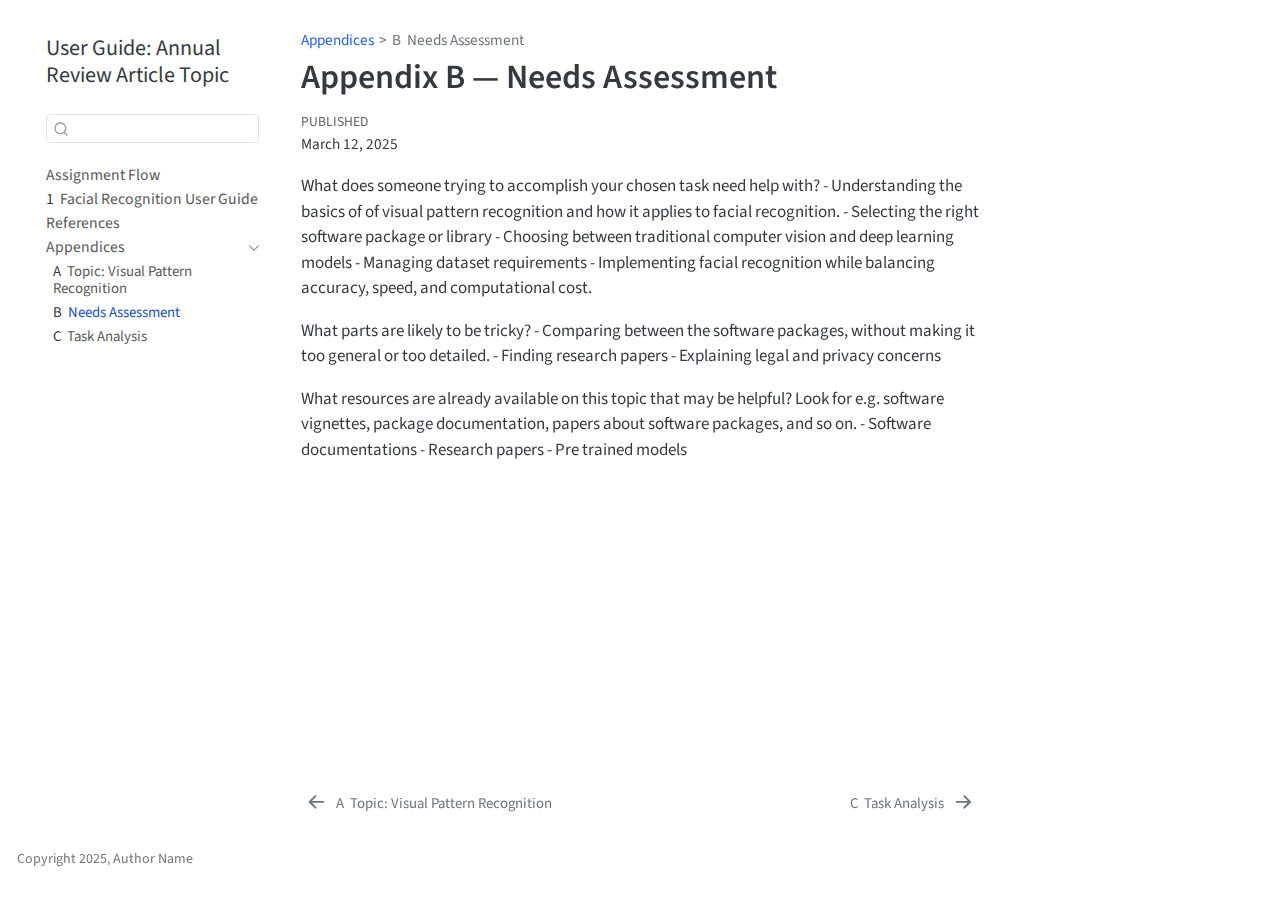
<file: docs/needs.html>
<!DOCTYPE html>
<html xmlns="http://www.w3.org/1999/xhtml" lang="en" xml:lang="en"><head>

<meta charset="utf-8">
<meta name="generator" content="quarto-1.6.40">

<meta name="viewport" content="width=device-width, initial-scale=1.0, user-scalable=yes">

<meta name="dcterms.date" content="2025-03-12">

<title>Appendix B — Needs Assessment – User Guide: Annual Review Article Topic</title>
<style>
code{white-space: pre-wrap;}
span.smallcaps{font-variant: small-caps;}
div.columns{display: flex; gap: min(4vw, 1.5em);}
div.column{flex: auto; overflow-x: auto;}
div.hanging-indent{margin-left: 1.5em; text-indent: -1.5em;}
ul.task-list{list-style: none;}
ul.task-list li input[type="checkbox"] {
  width: 0.8em;
  margin: 0 0.8em 0.2em -1em; /* quarto-specific, see https://github.com/quarto-dev/quarto-cli/issues/4556 */ 
  vertical-align: middle;
}
</style>


<script src="site_libs/quarto-nav/quarto-nav.js"></script>
<script src="site_libs/quarto-nav/headroom.min.js"></script>
<script src="site_libs/clipboard/clipboard.min.js"></script>
<script src="site_libs/quarto-search/autocomplete.umd.js"></script>
<script src="site_libs/quarto-search/fuse.min.js"></script>
<script src="site_libs/quarto-search/quarto-search.js"></script>
<meta name="quarto:offset" content="./">
<link href="./task-analysis.html" rel="next">
<link href="./topic.html" rel="prev">
<script src="site_libs/quarto-html/quarto.js"></script>
<script src="site_libs/quarto-html/popper.min.js"></script>
<script src="site_libs/quarto-html/tippy.umd.min.js"></script>
<script src="site_libs/quarto-html/anchor.min.js"></script>
<link href="site_libs/quarto-html/tippy.css" rel="stylesheet">
<link href="site_libs/quarto-html/quarto-syntax-highlighting-dece3bd051e391dd7205a6b15f93dc59.css" rel="stylesheet" id="quarto-text-highlighting-styles">
<script src="site_libs/bootstrap/bootstrap.min.js"></script>
<link href="site_libs/bootstrap/bootstrap-icons.css" rel="stylesheet">
<link href="site_libs/bootstrap/bootstrap-813c8a16b64b94fd646a87195663eb73.min.css" rel="stylesheet" append-hash="true" id="quarto-bootstrap" data-mode="light">
<script id="quarto-search-options" type="application/json">{
  "location": "sidebar",
  "copy-button": false,
  "collapse-after": 3,
  "panel-placement": "start",
  "type": "textbox",
  "limit": 50,
  "keyboard-shortcut": [
    "f",
    "/",
    "s"
  ],
  "show-item-context": false,
  "language": {
    "search-no-results-text": "No results",
    "search-matching-documents-text": "matching documents",
    "search-copy-link-title": "Copy link to search",
    "search-hide-matches-text": "Hide additional matches",
    "search-more-match-text": "more match in this document",
    "search-more-matches-text": "more matches in this document",
    "search-clear-button-title": "Clear",
    "search-text-placeholder": "",
    "search-detached-cancel-button-title": "Cancel",
    "search-submit-button-title": "Submit",
    "search-label": "Search"
  }
}</script>


</head>

<body class="nav-sidebar floating">

<div id="quarto-search-results"></div>
  <header id="quarto-header" class="headroom fixed-top">
  <nav class="quarto-secondary-nav">
    <div class="container-fluid d-flex">
      <button type="button" class="quarto-btn-toggle btn" data-bs-toggle="collapse" role="button" data-bs-target=".quarto-sidebar-collapse-item" aria-controls="quarto-sidebar" aria-expanded="false" aria-label="Toggle sidebar navigation" onclick="if (window.quartoToggleHeadroom) { window.quartoToggleHeadroom(); }">
        <i class="bi bi-layout-text-sidebar-reverse"></i>
      </button>
        <nav class="quarto-page-breadcrumbs" aria-label="breadcrumb"><ol class="breadcrumb"><li class="breadcrumb-item"><a href="./topic.html">Appendices</a></li><li class="breadcrumb-item"><a href="./needs.html"><span class="chapter-number">B</span>&nbsp; <span class="chapter-title">Needs Assessment</span></a></li></ol></nav>
        <a class="flex-grow-1" role="navigation" data-bs-toggle="collapse" data-bs-target=".quarto-sidebar-collapse-item" aria-controls="quarto-sidebar" aria-expanded="false" aria-label="Toggle sidebar navigation" onclick="if (window.quartoToggleHeadroom) { window.quartoToggleHeadroom(); }">      
        </a>
      <button type="button" class="btn quarto-search-button" aria-label="Search" onclick="window.quartoOpenSearch();">
        <i class="bi bi-search"></i>
      </button>
    </div>
  </nav>
</header>
<!-- content -->
<div id="quarto-content" class="quarto-container page-columns page-rows-contents page-layout-article">
<!-- sidebar -->
  <nav id="quarto-sidebar" class="sidebar collapse collapse-horizontal quarto-sidebar-collapse-item sidebar-navigation floating overflow-auto">
    <div class="pt-lg-2 mt-2 text-left sidebar-header">
    <div class="sidebar-title mb-0 py-0">
      <a href="./">User Guide: Annual Review Article Topic</a> 
    </div>
      </div>
        <div class="mt-2 flex-shrink-0 align-items-center">
        <div class="sidebar-search">
        <div id="quarto-search" class="" title="Search"></div>
        </div>
        </div>
    <div class="sidebar-menu-container"> 
    <ul class="list-unstyled mt-1">
        <li class="sidebar-item">
  <div class="sidebar-item-container"> 
  <a href="./index.html" class="sidebar-item-text sidebar-link">
 <span class="menu-text">Assignment Flow</span></a>
  </div>
</li>
        <li class="sidebar-item">
  <div class="sidebar-item-container"> 
  <a href="./guide.html" class="sidebar-item-text sidebar-link">
 <span class="menu-text"><span class="chapter-number">1</span>&nbsp; <span class="chapter-title">Facial Recognition User Guide</span></span></a>
  </div>
</li>
        <li class="sidebar-item">
  <div class="sidebar-item-container"> 
  <a href="./references.html" class="sidebar-item-text sidebar-link">
 <span class="menu-text">References</span></a>
  </div>
</li>
        <li class="sidebar-item sidebar-item-section">
      <div class="sidebar-item-container"> 
            <a class="sidebar-item-text sidebar-link text-start" data-bs-toggle="collapse" data-bs-target="#quarto-sidebar-section-1" role="navigation" aria-expanded="true">
 <span class="menu-text">Appendices</span></a>
          <a class="sidebar-item-toggle text-start" data-bs-toggle="collapse" data-bs-target="#quarto-sidebar-section-1" role="navigation" aria-expanded="true" aria-label="Toggle section">
            <i class="bi bi-chevron-right ms-2"></i>
          </a> 
      </div>
      <ul id="quarto-sidebar-section-1" class="collapse list-unstyled sidebar-section depth1 show">  
          <li class="sidebar-item">
  <div class="sidebar-item-container"> 
  <a href="./topic.html" class="sidebar-item-text sidebar-link">
 <span class="menu-text"><span class="chapter-number">A</span>&nbsp; <span class="chapter-title">Topic: Visual Pattern Recognition</span></span></a>
  </div>
</li>
          <li class="sidebar-item">
  <div class="sidebar-item-container"> 
  <a href="./needs.html" class="sidebar-item-text sidebar-link active">
 <span class="menu-text"><span class="chapter-number">B</span>&nbsp; <span class="chapter-title">Needs Assessment</span></span></a>
  </div>
</li>
          <li class="sidebar-item">
  <div class="sidebar-item-container"> 
  <a href="./task-analysis.html" class="sidebar-item-text sidebar-link">
 <span class="menu-text"><span class="chapter-number">C</span>&nbsp; <span class="chapter-title">Task Analysis</span></span></a>
  </div>
</li>
      </ul>
  </li>
    </ul>
    </div>
</nav>
<div id="quarto-sidebar-glass" class="quarto-sidebar-collapse-item" data-bs-toggle="collapse" data-bs-target=".quarto-sidebar-collapse-item"></div>
<!-- margin-sidebar -->
    <div id="quarto-margin-sidebar" class="sidebar margin-sidebar zindex-bottom">
        
    </div>
<!-- main -->
<main class="content" id="quarto-document-content">

<header id="title-block-header" class="quarto-title-block default"><nav class="quarto-page-breadcrumbs quarto-title-breadcrumbs d-none d-lg-block" aria-label="breadcrumb"><ol class="breadcrumb"><li class="breadcrumb-item"><a href="./topic.html">Appendices</a></li><li class="breadcrumb-item"><a href="./needs.html"><span class="chapter-number">B</span>&nbsp; <span class="chapter-title">Needs Assessment</span></a></li></ol></nav>
<div class="quarto-title">
<h1 class="title">Appendix B — Needs Assessment</h1>
</div>



<div class="quarto-title-meta">

    
    <div>
    <div class="quarto-title-meta-heading">Published</div>
    <div class="quarto-title-meta-contents">
      <p class="date">March 12, 2025</p>
    </div>
  </div>
  
    
  </div>
  


</header>


<p>What does someone trying to accomplish your chosen task need help with? - Understanding the basics of of visual pattern recognition and how it applies to facial recognition. - Selecting the right software package or library - Choosing between traditional computer vision and deep learning models - Managing dataset requirements - Implementing facial recognition while balancing accuracy, speed, and computational cost.</p>
<p>What parts are likely to be tricky? - Comparing between the software packages, without making it too general or too detailed. - Finding research papers - Explaining legal and privacy concerns</p>
<p>What resources are already available on this topic that may be helpful? Look for e.g.&nbsp;software vignettes, package documentation, papers about software packages, and so on. - Software documentations - Research papers - Pre trained models</p>



</main> <!-- /main -->
<script id="quarto-html-after-body" type="application/javascript">
window.document.addEventListener("DOMContentLoaded", function (event) {
  const toggleBodyColorMode = (bsSheetEl) => {
    const mode = bsSheetEl.getAttribute("data-mode");
    const bodyEl = window.document.querySelector("body");
    if (mode === "dark") {
      bodyEl.classList.add("quarto-dark");
      bodyEl.classList.remove("quarto-light");
    } else {
      bodyEl.classList.add("quarto-light");
      bodyEl.classList.remove("quarto-dark");
    }
  }
  const toggleBodyColorPrimary = () => {
    const bsSheetEl = window.document.querySelector("link#quarto-bootstrap");
    if (bsSheetEl) {
      toggleBodyColorMode(bsSheetEl);
    }
  }
  toggleBodyColorPrimary();  
  const icon = "";
  const anchorJS = new window.AnchorJS();
  anchorJS.options = {
    placement: 'right',
    icon: icon
  };
  anchorJS.add('.anchored');
  const isCodeAnnotation = (el) => {
    for (const clz of el.classList) {
      if (clz.startsWith('code-annotation-')) {                     
        return true;
      }
    }
    return false;
  }
  const onCopySuccess = function(e) {
    // button target
    const button = e.trigger;
    // don't keep focus
    button.blur();
    // flash "checked"
    button.classList.add('code-copy-button-checked');
    var currentTitle = button.getAttribute("title");
    button.setAttribute("title", "Copied!");
    let tooltip;
    if (window.bootstrap) {
      button.setAttribute("data-bs-toggle", "tooltip");
      button.setAttribute("data-bs-placement", "left");
      button.setAttribute("data-bs-title", "Copied!");
      tooltip = new bootstrap.Tooltip(button, 
        { trigger: "manual", 
          customClass: "code-copy-button-tooltip",
          offset: [0, -8]});
      tooltip.show();    
    }
    setTimeout(function() {
      if (tooltip) {
        tooltip.hide();
        button.removeAttribute("data-bs-title");
        button.removeAttribute("data-bs-toggle");
        button.removeAttribute("data-bs-placement");
      }
      button.setAttribute("title", currentTitle);
      button.classList.remove('code-copy-button-checked');
    }, 1000);
    // clear code selection
    e.clearSelection();
  }
  const getTextToCopy = function(trigger) {
      const codeEl = trigger.previousElementSibling.cloneNode(true);
      for (const childEl of codeEl.children) {
        if (isCodeAnnotation(childEl)) {
          childEl.remove();
        }
      }
      return codeEl.innerText;
  }
  const clipboard = new window.ClipboardJS('.code-copy-button:not([data-in-quarto-modal])', {
    text: getTextToCopy
  });
  clipboard.on('success', onCopySuccess);
  if (window.document.getElementById('quarto-embedded-source-code-modal')) {
    const clipboardModal = new window.ClipboardJS('.code-copy-button[data-in-quarto-modal]', {
      text: getTextToCopy,
      container: window.document.getElementById('quarto-embedded-source-code-modal')
    });
    clipboardModal.on('success', onCopySuccess);
  }
    var localhostRegex = new RegExp(/^(?:http|https):\/\/localhost\:?[0-9]*\//);
    var mailtoRegex = new RegExp(/^mailto:/);
      var filterRegex = new RegExp('/' + window.location.host + '/');
    var isInternal = (href) => {
        return filterRegex.test(href) || localhostRegex.test(href) || mailtoRegex.test(href);
    }
    // Inspect non-navigation links and adorn them if external
 	var links = window.document.querySelectorAll('a[href]:not(.nav-link):not(.navbar-brand):not(.toc-action):not(.sidebar-link):not(.sidebar-item-toggle):not(.pagination-link):not(.no-external):not([aria-hidden]):not(.dropdown-item):not(.quarto-navigation-tool):not(.about-link)');
    for (var i=0; i<links.length; i++) {
      const link = links[i];
      if (!isInternal(link.href)) {
        // undo the damage that might have been done by quarto-nav.js in the case of
        // links that we want to consider external
        if (link.dataset.originalHref !== undefined) {
          link.href = link.dataset.originalHref;
        }
      }
    }
  function tippyHover(el, contentFn, onTriggerFn, onUntriggerFn) {
    const config = {
      allowHTML: true,
      maxWidth: 500,
      delay: 100,
      arrow: false,
      appendTo: function(el) {
          return el.parentElement;
      },
      interactive: true,
      interactiveBorder: 10,
      theme: 'quarto',
      placement: 'bottom-start',
    };
    if (contentFn) {
      config.content = contentFn;
    }
    if (onTriggerFn) {
      config.onTrigger = onTriggerFn;
    }
    if (onUntriggerFn) {
      config.onUntrigger = onUntriggerFn;
    }
    window.tippy(el, config); 
  }
  const noterefs = window.document.querySelectorAll('a[role="doc-noteref"]');
  for (var i=0; i<noterefs.length; i++) {
    const ref = noterefs[i];
    tippyHover(ref, function() {
      // use id or data attribute instead here
      let href = ref.getAttribute('data-footnote-href') || ref.getAttribute('href');
      try { href = new URL(href).hash; } catch {}
      const id = href.replace(/^#\/?/, "");
      const note = window.document.getElementById(id);
      if (note) {
        return note.innerHTML;
      } else {
        return "";
      }
    });
  }
  const xrefs = window.document.querySelectorAll('a.quarto-xref');
  const processXRef = (id, note) => {
    // Strip column container classes
    const stripColumnClz = (el) => {
      el.classList.remove("page-full", "page-columns");
      if (el.children) {
        for (const child of el.children) {
          stripColumnClz(child);
        }
      }
    }
    stripColumnClz(note)
    if (id === null || id.startsWith('sec-')) {
      // Special case sections, only their first couple elements
      const container = document.createElement("div");
      if (note.children && note.children.length > 2) {
        container.appendChild(note.children[0].cloneNode(true));
        for (let i = 1; i < note.children.length; i++) {
          const child = note.children[i];
          if (child.tagName === "P" && child.innerText === "") {
            continue;
          } else {
            container.appendChild(child.cloneNode(true));
            break;
          }
        }
        if (window.Quarto?.typesetMath) {
          window.Quarto.typesetMath(container);
        }
        return container.innerHTML
      } else {
        if (window.Quarto?.typesetMath) {
          window.Quarto.typesetMath(note);
        }
        return note.innerHTML;
      }
    } else {
      // Remove any anchor links if they are present
      const anchorLink = note.querySelector('a.anchorjs-link');
      if (anchorLink) {
        anchorLink.remove();
      }
      if (window.Quarto?.typesetMath) {
        window.Quarto.typesetMath(note);
      }
      if (note.classList.contains("callout")) {
        return note.outerHTML;
      } else {
        return note.innerHTML;
      }
    }
  }
  for (var i=0; i<xrefs.length; i++) {
    const xref = xrefs[i];
    tippyHover(xref, undefined, function(instance) {
      instance.disable();
      let url = xref.getAttribute('href');
      let hash = undefined; 
      if (url.startsWith('#')) {
        hash = url;
      } else {
        try { hash = new URL(url).hash; } catch {}
      }
      if (hash) {
        const id = hash.replace(/^#\/?/, "");
        const note = window.document.getElementById(id);
        if (note !== null) {
          try {
            const html = processXRef(id, note.cloneNode(true));
            instance.setContent(html);
          } finally {
            instance.enable();
            instance.show();
          }
        } else {
          // See if we can fetch this
          fetch(url.split('#')[0])
          .then(res => res.text())
          .then(html => {
            const parser = new DOMParser();
            const htmlDoc = parser.parseFromString(html, "text/html");
            const note = htmlDoc.getElementById(id);
            if (note !== null) {
              const html = processXRef(id, note);
              instance.setContent(html);
            } 
          }).finally(() => {
            instance.enable();
            instance.show();
          });
        }
      } else {
        // See if we can fetch a full url (with no hash to target)
        // This is a special case and we should probably do some content thinning / targeting
        fetch(url)
        .then(res => res.text())
        .then(html => {
          const parser = new DOMParser();
          const htmlDoc = parser.parseFromString(html, "text/html");
          const note = htmlDoc.querySelector('main.content');
          if (note !== null) {
            // This should only happen for chapter cross references
            // (since there is no id in the URL)
            // remove the first header
            if (note.children.length > 0 && note.children[0].tagName === "HEADER") {
              note.children[0].remove();
            }
            const html = processXRef(null, note);
            instance.setContent(html);
          } 
        }).finally(() => {
          instance.enable();
          instance.show();
        });
      }
    }, function(instance) {
    });
  }
      let selectedAnnoteEl;
      const selectorForAnnotation = ( cell, annotation) => {
        let cellAttr = 'data-code-cell="' + cell + '"';
        let lineAttr = 'data-code-annotation="' +  annotation + '"';
        const selector = 'span[' + cellAttr + '][' + lineAttr + ']';
        return selector;
      }
      const selectCodeLines = (annoteEl) => {
        const doc = window.document;
        const targetCell = annoteEl.getAttribute("data-target-cell");
        const targetAnnotation = annoteEl.getAttribute("data-target-annotation");
        const annoteSpan = window.document.querySelector(selectorForAnnotation(targetCell, targetAnnotation));
        const lines = annoteSpan.getAttribute("data-code-lines").split(",");
        const lineIds = lines.map((line) => {
          return targetCell + "-" + line;
        })
        let top = null;
        let height = null;
        let parent = null;
        if (lineIds.length > 0) {
            //compute the position of the single el (top and bottom and make a div)
            const el = window.document.getElementById(lineIds[0]);
            top = el.offsetTop;
            height = el.offsetHeight;
            parent = el.parentElement.parentElement;
          if (lineIds.length > 1) {
            const lastEl = window.document.getElementById(lineIds[lineIds.length - 1]);
            const bottom = lastEl.offsetTop + lastEl.offsetHeight;
            height = bottom - top;
          }
          if (top !== null && height !== null && parent !== null) {
            // cook up a div (if necessary) and position it 
            let div = window.document.getElementById("code-annotation-line-highlight");
            if (div === null) {
              div = window.document.createElement("div");
              div.setAttribute("id", "code-annotation-line-highlight");
              div.style.position = 'absolute';
              parent.appendChild(div);
            }
            div.style.top = top - 2 + "px";
            div.style.height = height + 4 + "px";
            div.style.left = 0;
            let gutterDiv = window.document.getElementById("code-annotation-line-highlight-gutter");
            if (gutterDiv === null) {
              gutterDiv = window.document.createElement("div");
              gutterDiv.setAttribute("id", "code-annotation-line-highlight-gutter");
              gutterDiv.style.position = 'absolute';
              const codeCell = window.document.getElementById(targetCell);
              const gutter = codeCell.querySelector('.code-annotation-gutter');
              gutter.appendChild(gutterDiv);
            }
            gutterDiv.style.top = top - 2 + "px";
            gutterDiv.style.height = height + 4 + "px";
          }
          selectedAnnoteEl = annoteEl;
        }
      };
      const unselectCodeLines = () => {
        const elementsIds = ["code-annotation-line-highlight", "code-annotation-line-highlight-gutter"];
        elementsIds.forEach((elId) => {
          const div = window.document.getElementById(elId);
          if (div) {
            div.remove();
          }
        });
        selectedAnnoteEl = undefined;
      };
        // Handle positioning of the toggle
    window.addEventListener(
      "resize",
      throttle(() => {
        elRect = undefined;
        if (selectedAnnoteEl) {
          selectCodeLines(selectedAnnoteEl);
        }
      }, 10)
    );
    function throttle(fn, ms) {
    let throttle = false;
    let timer;
      return (...args) => {
        if(!throttle) { // first call gets through
            fn.apply(this, args);
            throttle = true;
        } else { // all the others get throttled
            if(timer) clearTimeout(timer); // cancel #2
            timer = setTimeout(() => {
              fn.apply(this, args);
              timer = throttle = false;
            }, ms);
        }
      };
    }
      // Attach click handler to the DT
      const annoteDls = window.document.querySelectorAll('dt[data-target-cell]');
      for (const annoteDlNode of annoteDls) {
        annoteDlNode.addEventListener('click', (event) => {
          const clickedEl = event.target;
          if (clickedEl !== selectedAnnoteEl) {
            unselectCodeLines();
            const activeEl = window.document.querySelector('dt[data-target-cell].code-annotation-active');
            if (activeEl) {
              activeEl.classList.remove('code-annotation-active');
            }
            selectCodeLines(clickedEl);
            clickedEl.classList.add('code-annotation-active');
          } else {
            // Unselect the line
            unselectCodeLines();
            clickedEl.classList.remove('code-annotation-active');
          }
        });
      }
  const findCites = (el) => {
    const parentEl = el.parentElement;
    if (parentEl) {
      const cites = parentEl.dataset.cites;
      if (cites) {
        return {
          el,
          cites: cites.split(' ')
        };
      } else {
        return findCites(el.parentElement)
      }
    } else {
      return undefined;
    }
  };
  var bibliorefs = window.document.querySelectorAll('a[role="doc-biblioref"]');
  for (var i=0; i<bibliorefs.length; i++) {
    const ref = bibliorefs[i];
    const citeInfo = findCites(ref);
    if (citeInfo) {
      tippyHover(citeInfo.el, function() {
        var popup = window.document.createElement('div');
        citeInfo.cites.forEach(function(cite) {
          var citeDiv = window.document.createElement('div');
          citeDiv.classList.add('hanging-indent');
          citeDiv.classList.add('csl-entry');
          var biblioDiv = window.document.getElementById('ref-' + cite);
          if (biblioDiv) {
            citeDiv.innerHTML = biblioDiv.innerHTML;
          }
          popup.appendChild(citeDiv);
        });
        return popup.innerHTML;
      });
    }
  }
});
</script>
<nav class="page-navigation">
  <div class="nav-page nav-page-previous">
      <a href="./topic.html" class="pagination-link" aria-label="Topic: Visual Pattern Recognition">
        <i class="bi bi-arrow-left-short"></i> <span class="nav-page-text"><span class="chapter-number">A</span>&nbsp; <span class="chapter-title">Topic: Visual Pattern Recognition</span></span>
      </a>          
  </div>
  <div class="nav-page nav-page-next">
      <a href="./task-analysis.html" class="pagination-link" aria-label="Task Analysis">
        <span class="nav-page-text"><span class="chapter-number">C</span>&nbsp; <span class="chapter-title">Task Analysis</span></span> <i class="bi bi-arrow-right-short"></i>
      </a>
  </div>
</nav>
</div> <!-- /content -->
<footer class="footer">
  <div class="nav-footer">
    <div class="nav-footer-left">
<p>Copyright 2025, Author Name</p>
</div>   
    <div class="nav-footer-center">
      &nbsp;
    </div>
    <div class="nav-footer-right">
      &nbsp;
    </div>
  </div>
</footer>




</body></html>
</file>
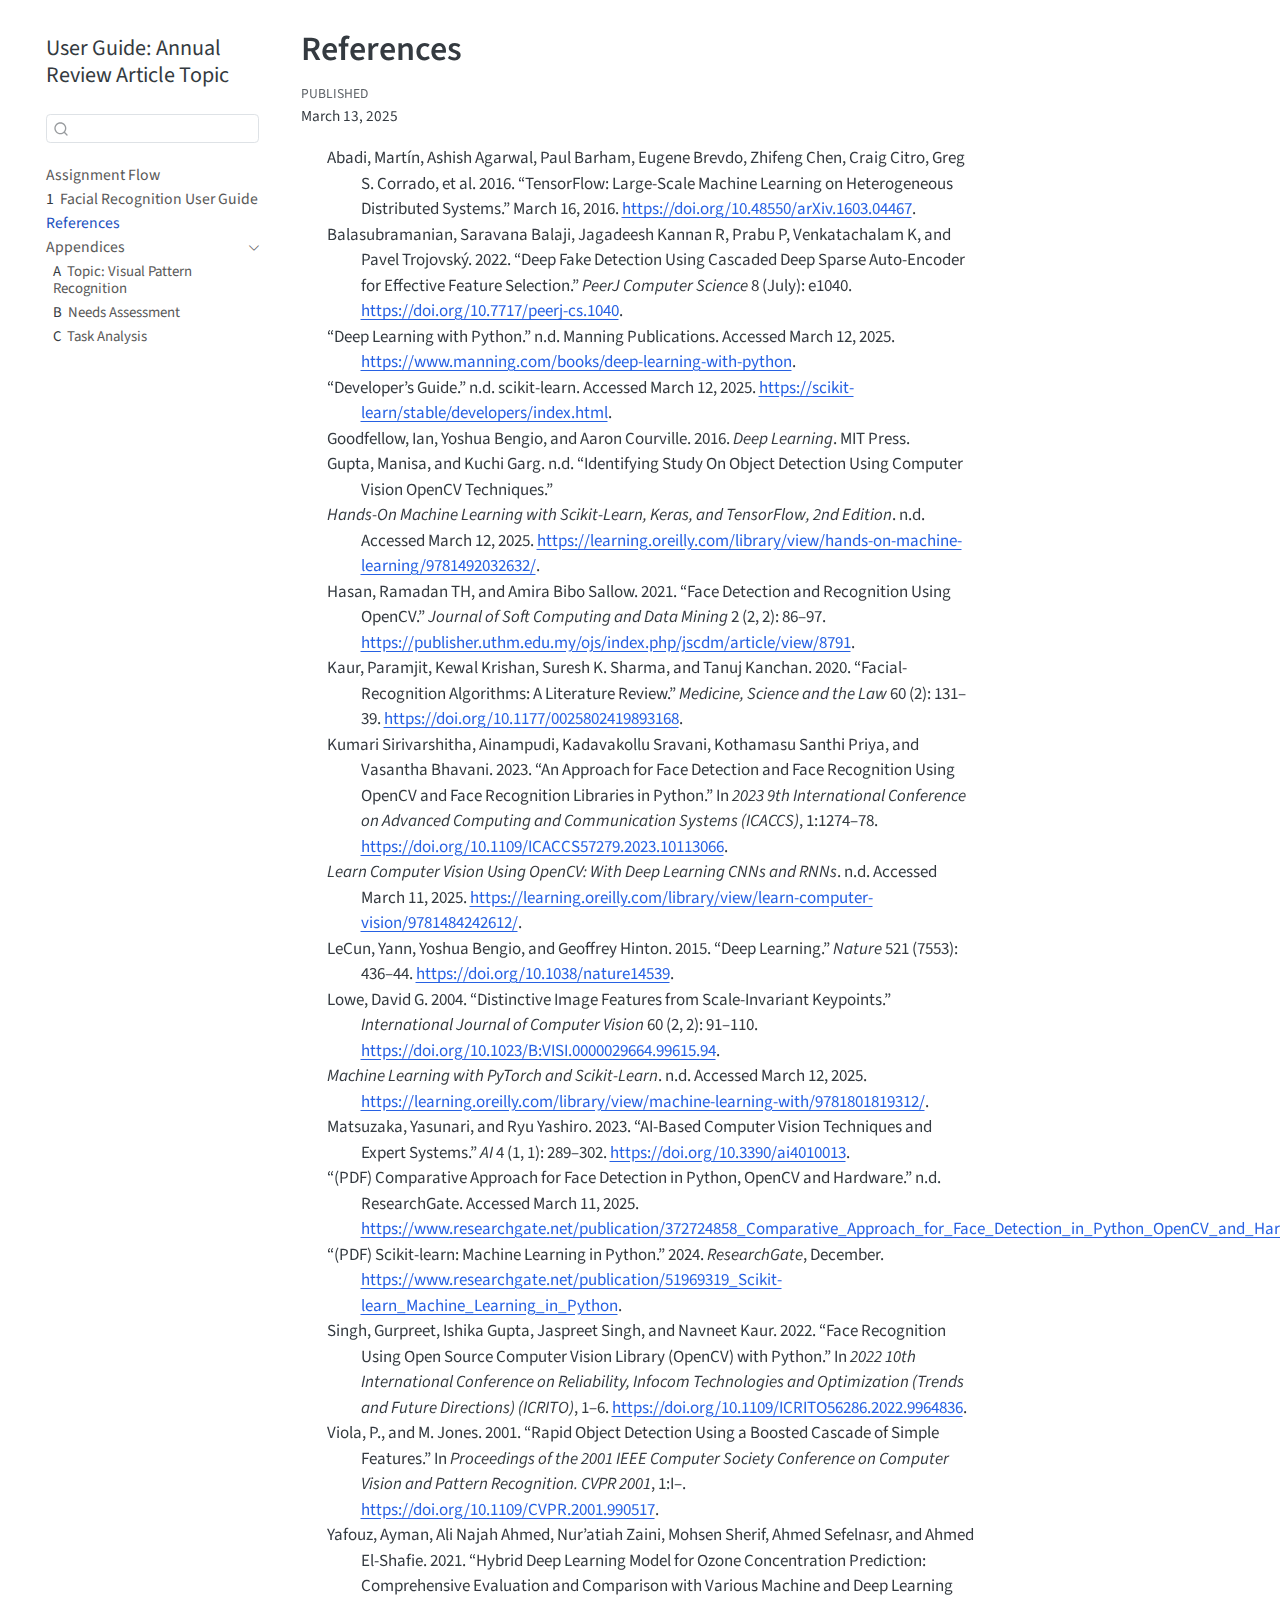
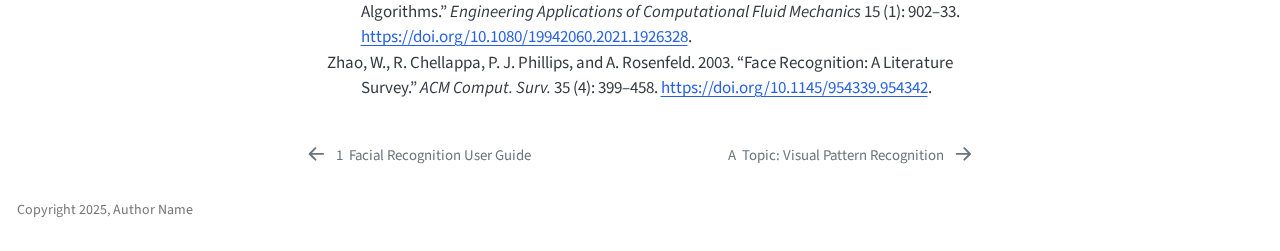
<file: docs/references.html>
<!DOCTYPE html>
<html xmlns="http://www.w3.org/1999/xhtml" lang="en" xml:lang="en"><head>

<meta charset="utf-8">
<meta name="generator" content="quarto-1.6.40">

<meta name="viewport" content="width=device-width, initial-scale=1.0, user-scalable=yes">

<meta name="dcterms.date" content="2025-03-13">

<title>References – User Guide: Annual Review Article Topic</title>
<style>
code{white-space: pre-wrap;}
span.smallcaps{font-variant: small-caps;}
div.columns{display: flex; gap: min(4vw, 1.5em);}
div.column{flex: auto; overflow-x: auto;}
div.hanging-indent{margin-left: 1.5em; text-indent: -1.5em;}
ul.task-list{list-style: none;}
ul.task-list li input[type="checkbox"] {
  width: 0.8em;
  margin: 0 0.8em 0.2em -1em; /* quarto-specific, see https://github.com/quarto-dev/quarto-cli/issues/4556 */ 
  vertical-align: middle;
}
/* CSS for citations */
div.csl-bib-body { }
div.csl-entry {
  clear: both;
}
.hanging-indent div.csl-entry {
  margin-left:2em;
  text-indent:-2em;
}
div.csl-left-margin {
  min-width:2em;
  float:left;
}
div.csl-right-inline {
  margin-left:2em;
  padding-left:1em;
}
div.csl-indent {
  margin-left: 2em;
}</style>


<script src="site_libs/quarto-nav/quarto-nav.js"></script>
<script src="site_libs/quarto-nav/headroom.min.js"></script>
<script src="site_libs/clipboard/clipboard.min.js"></script>
<script src="site_libs/quarto-search/autocomplete.umd.js"></script>
<script src="site_libs/quarto-search/fuse.min.js"></script>
<script src="site_libs/quarto-search/quarto-search.js"></script>
<meta name="quarto:offset" content="./">
<link href="./topic.html" rel="next">
<link href="./guide.html" rel="prev">
<script src="site_libs/quarto-html/quarto.js"></script>
<script src="site_libs/quarto-html/popper.min.js"></script>
<script src="site_libs/quarto-html/tippy.umd.min.js"></script>
<script src="site_libs/quarto-html/anchor.min.js"></script>
<link href="site_libs/quarto-html/tippy.css" rel="stylesheet">
<link href="site_libs/quarto-html/quarto-syntax-highlighting-dece3bd051e391dd7205a6b15f93dc59.css" rel="stylesheet" id="quarto-text-highlighting-styles">
<script src="site_libs/bootstrap/bootstrap.min.js"></script>
<link href="site_libs/bootstrap/bootstrap-icons.css" rel="stylesheet">
<link href="site_libs/bootstrap/bootstrap-813c8a16b64b94fd646a87195663eb73.min.css" rel="stylesheet" append-hash="true" id="quarto-bootstrap" data-mode="light">
<script id="quarto-search-options" type="application/json">{
  "location": "sidebar",
  "copy-button": false,
  "collapse-after": 3,
  "panel-placement": "start",
  "type": "textbox",
  "limit": 50,
  "keyboard-shortcut": [
    "f",
    "/",
    "s"
  ],
  "show-item-context": false,
  "language": {
    "search-no-results-text": "No results",
    "search-matching-documents-text": "matching documents",
    "search-copy-link-title": "Copy link to search",
    "search-hide-matches-text": "Hide additional matches",
    "search-more-match-text": "more match in this document",
    "search-more-matches-text": "more matches in this document",
    "search-clear-button-title": "Clear",
    "search-text-placeholder": "",
    "search-detached-cancel-button-title": "Cancel",
    "search-submit-button-title": "Submit",
    "search-label": "Search"
  }
}</script>


</head>

<body class="nav-sidebar floating">

<div id="quarto-search-results"></div>
  <header id="quarto-header" class="headroom fixed-top">
  <nav class="quarto-secondary-nav">
    <div class="container-fluid d-flex">
      <button type="button" class="quarto-btn-toggle btn" data-bs-toggle="collapse" role="button" data-bs-target=".quarto-sidebar-collapse-item" aria-controls="quarto-sidebar" aria-expanded="false" aria-label="Toggle sidebar navigation" onclick="if (window.quartoToggleHeadroom) { window.quartoToggleHeadroom(); }">
        <i class="bi bi-layout-text-sidebar-reverse"></i>
      </button>
        <nav class="quarto-page-breadcrumbs" aria-label="breadcrumb"><ol class="breadcrumb"><li class="breadcrumb-item"><a href="./references.html">References</a></li></ol></nav>
        <a class="flex-grow-1" role="navigation" data-bs-toggle="collapse" data-bs-target=".quarto-sidebar-collapse-item" aria-controls="quarto-sidebar" aria-expanded="false" aria-label="Toggle sidebar navigation" onclick="if (window.quartoToggleHeadroom) { window.quartoToggleHeadroom(); }">      
        </a>
      <button type="button" class="btn quarto-search-button" aria-label="Search" onclick="window.quartoOpenSearch();">
        <i class="bi bi-search"></i>
      </button>
    </div>
  </nav>
</header>
<!-- content -->
<div id="quarto-content" class="quarto-container page-columns page-rows-contents page-layout-article">
<!-- sidebar -->
  <nav id="quarto-sidebar" class="sidebar collapse collapse-horizontal quarto-sidebar-collapse-item sidebar-navigation floating overflow-auto">
    <div class="pt-lg-2 mt-2 text-left sidebar-header">
    <div class="sidebar-title mb-0 py-0">
      <a href="./">User Guide: Annual Review Article Topic</a> 
    </div>
      </div>
        <div class="mt-2 flex-shrink-0 align-items-center">
        <div class="sidebar-search">
        <div id="quarto-search" class="" title="Search"></div>
        </div>
        </div>
    <div class="sidebar-menu-container"> 
    <ul class="list-unstyled mt-1">
        <li class="sidebar-item">
  <div class="sidebar-item-container"> 
  <a href="./index.html" class="sidebar-item-text sidebar-link">
 <span class="menu-text">Assignment Flow</span></a>
  </div>
</li>
        <li class="sidebar-item">
  <div class="sidebar-item-container"> 
  <a href="./guide.html" class="sidebar-item-text sidebar-link">
 <span class="menu-text"><span class="chapter-number">1</span>&nbsp; <span class="chapter-title">Facial Recognition User Guide</span></span></a>
  </div>
</li>
        <li class="sidebar-item">
  <div class="sidebar-item-container"> 
  <a href="./references.html" class="sidebar-item-text sidebar-link active">
 <span class="menu-text">References</span></a>
  </div>
</li>
        <li class="sidebar-item sidebar-item-section">
      <div class="sidebar-item-container"> 
            <a class="sidebar-item-text sidebar-link text-start" data-bs-toggle="collapse" data-bs-target="#quarto-sidebar-section-1" role="navigation" aria-expanded="true">
 <span class="menu-text">Appendices</span></a>
          <a class="sidebar-item-toggle text-start" data-bs-toggle="collapse" data-bs-target="#quarto-sidebar-section-1" role="navigation" aria-expanded="true" aria-label="Toggle section">
            <i class="bi bi-chevron-right ms-2"></i>
          </a> 
      </div>
      <ul id="quarto-sidebar-section-1" class="collapse list-unstyled sidebar-section depth1 show">  
          <li class="sidebar-item">
  <div class="sidebar-item-container"> 
  <a href="./topic.html" class="sidebar-item-text sidebar-link">
 <span class="menu-text"><span class="chapter-number">A</span>&nbsp; <span class="chapter-title">Topic: Visual Pattern Recognition</span></span></a>
  </div>
</li>
          <li class="sidebar-item">
  <div class="sidebar-item-container"> 
  <a href="./needs.html" class="sidebar-item-text sidebar-link">
 <span class="menu-text"><span class="chapter-number">B</span>&nbsp; <span class="chapter-title">Needs Assessment</span></span></a>
  </div>
</li>
          <li class="sidebar-item">
  <div class="sidebar-item-container"> 
  <a href="./task-analysis.html" class="sidebar-item-text sidebar-link">
 <span class="menu-text"><span class="chapter-number">C</span>&nbsp; <span class="chapter-title">Task Analysis</span></span></a>
  </div>
</li>
      </ul>
  </li>
    </ul>
    </div>
</nav>
<div id="quarto-sidebar-glass" class="quarto-sidebar-collapse-item" data-bs-toggle="collapse" data-bs-target=".quarto-sidebar-collapse-item"></div>
<!-- margin-sidebar -->
    <div id="quarto-margin-sidebar" class="sidebar margin-sidebar zindex-bottom">
        
    </div>
<!-- main -->
<main class="content" id="quarto-document-content">

<header id="title-block-header" class="quarto-title-block default">
<div class="quarto-title">
<h1 class="title">References</h1>
</div>



<div class="quarto-title-meta">

    
    <div>
    <div class="quarto-title-meta-heading">Published</div>
    <div class="quarto-title-meta-contents">
      <p class="date">March 13, 2025</p>
    </div>
  </div>
  
    
  </div>
  


</header>


<div id="refs" class="references csl-bib-body hanging-indent" data-entry-spacing="0" role="list">
<div id="ref-abadiTensorFlowLargeScaleMachine2016" class="csl-entry" role="listitem">
Abadi, Martín, Ashish Agarwal, Paul Barham, Eugene Brevdo, Zhifeng Chen,
Craig Citro, Greg S. Corrado, et al. 2016.
<span>“<span>TensorFlow</span>: <span>Large-Scale Machine
Learning</span> on <span>Heterogeneous Distributed
Systems</span>.”</span> March 16, 2016. <a href="https://doi.org/10.48550/arXiv.1603.04467">https://doi.org/10.48550/arXiv.1603.04467</a>.
</div>
<div id="ref-balasubramanianDeepFakeDetection2022" class="csl-entry" role="listitem">
Balasubramanian, Saravana Balaji, Jagadeesh Kannan R, Prabu P,
Venkatachalam K, and Pavel Trojovský. 2022. <span>“Deep Fake Detection
Using Cascaded Deep Sparse Auto-Encoder for Effective Feature
Selection.”</span> <em>PeerJ Computer Science</em> 8 (July): e1040. <a href="https://doi.org/10.7717/peerj-cs.1040">https://doi.org/10.7717/peerj-cs.1040</a>.
</div>
<div id="ref-DeepLearningPython" class="csl-entry" role="listitem">
<span>“Deep <span>Learning</span> with <span>Python</span>.”</span> n.d.
Manning Publications. Accessed March 12, 2025. <a href="https://www.manning.com/books/deep-learning-with-python">https://www.manning.com/books/deep-learning-with-python</a>.
</div>
<div id="ref-DevelopersGuide" class="csl-entry" role="listitem">
<span>“Developer’s <span>Guide</span>.”</span> n.d. scikit-learn.
Accessed March 12, 2025. <a href="https://scikit-learn/stable/developers/index.html">https://scikit-learn/stable/developers/index.html</a>.
</div>
<div id="ref-Goodfellowetal2016" class="csl-entry" role="listitem">
Goodfellow, Ian, Yoshua Bengio, and Aaron Courville. 2016. <em>Deep
Learning</em>. MIT Press.
</div>
<div id="ref-guptaIdentifyingStudyObject" class="csl-entry" role="listitem">
Gupta, Manisa, and Kuchi Garg. n.d. <span>“Identifying <span>Study On
Object Detection Using Computer Vision OpenCV</span> Techniques.”</span>
</div>
<div id="ref-HandsOnMachineLearning" class="csl-entry" role="listitem">
<em>Hands-<span>On Machine Learning</span> with
<span>Scikit-Learn</span>, <span>Keras</span>, and
<span>TensorFlow</span>, 2nd <span>Edition</span></em>. n.d. Accessed
March 12, 2025. <a href="https://learning.oreilly.com/library/view/hands-on-machine-learning/9781492032632/">https://learning.oreilly.com/library/view/hands-on-machine-learning/9781492032632/</a>.
</div>
<div id="ref-hasanFaceDetectionRecognition2021" class="csl-entry" role="listitem">
Hasan, Ramadan TH, and Amira Bibo Sallow. 2021. <span>“Face
<span>Detection</span> and <span>Recognition Using
OpenCV</span>.”</span> <em>Journal of Soft Computing and Data
Mining</em> 2 (2, 2): 86–97. <a href="https://publisher.uthm.edu.my/ojs/index.php/jscdm/article/view/8791">https://publisher.uthm.edu.my/ojs/index.php/jscdm/article/view/8791</a>.
</div>
<div id="ref-kaurFacialrecognitionAlgorithmsLiterature2020" class="csl-entry" role="listitem">
Kaur, Paramjit, Kewal Krishan, Suresh K. Sharma, and Tanuj Kanchan.
2020. <span>“Facial-Recognition Algorithms: <span>A</span> Literature
Review.”</span> <em>Medicine, Science and the Law</em> 60 (2): 131–39.
<a href="https://doi.org/10.1177/0025802419893168">https://doi.org/10.1177/0025802419893168</a>.
</div>
<div id="ref-kumarisirivarshithaApproachFaceDetection2023" class="csl-entry" role="listitem">
Kumari Sirivarshitha, Ainampudi, Kadavakollu Sravani, Kothamasu Santhi
Priya, and Vasantha Bhavani. 2023. <span>“An Approach for <span>Face
Detection</span> and <span>Face Recognition</span> Using
<span>OpenCV</span> and <span>Face Recognition Libraries</span> in
<span>Python</span>.”</span> In <em>2023 9th <span>International
Conference</span> on <span>Advanced Computing</span> and
<span>Communication Systems</span> (<span>ICACCS</span>)</em>,
1:1274–78. <a href="https://doi.org/10.1109/ICACCS57279.2023.10113066">https://doi.org/10.1109/ICACCS57279.2023.10113066</a>.
</div>
<div id="ref-LearnComputerVision" class="csl-entry" role="listitem">
<em>Learn <span>Computer Vision Using OpenCV</span>: <span>With Deep
Learning CNNs</span> and <span>RNNs</span></em>. n.d. Accessed March 11,
2025. <a href="https://learning.oreilly.com/library/view/learn-computer-vision/9781484242612/">https://learning.oreilly.com/library/view/learn-computer-vision/9781484242612/</a>.
</div>
<div id="ref-lecunDeepLearning2015" class="csl-entry" role="listitem">
LeCun, Yann, Yoshua Bengio, and Geoffrey Hinton. 2015. <span>“Deep
Learning.”</span> <em>Nature</em> 521 (7553): 436–44. <a href="https://doi.org/10.1038/nature14539">https://doi.org/10.1038/nature14539</a>.
</div>
<div id="ref-loweDistinctiveImageFeatures2004" class="csl-entry" role="listitem">
Lowe, David G. 2004. <span>“Distinctive <span>Image Features</span> from
<span>Scale-Invariant Keypoints</span>.”</span> <em>International
Journal of Computer Vision</em> 60 (2, 2): 91–110. <a href="https://doi.org/10.1023/B:VISI.0000029664.99615.94">https://doi.org/10.1023/B:VISI.0000029664.99615.94</a>.
</div>
<div id="ref-MachineLearningPyTorch" class="csl-entry" role="listitem">
<em>Machine <span>Learning</span> with <span>PyTorch</span> and
<span>Scikit-Learn</span></em>. n.d. Accessed March 12, 2025. <a href="https://learning.oreilly.com/library/view/machine-learning-with/9781801819312/">https://learning.oreilly.com/library/view/machine-learning-with/9781801819312/</a>.
</div>
<div id="ref-matsuzakaAIBasedComputerVision2023" class="csl-entry" role="listitem">
Matsuzaka, Yasunari, and Ryu Yashiro. 2023. <span>“<span>AI-Based
Computer Vision Techniques</span> and <span>Expert
Systems</span>.”</span> <em>AI</em> 4 (1, 1): 289–302. <a href="https://doi.org/10.3390/ai4010013">https://doi.org/10.3390/ai4010013</a>.
</div>
<div id="ref-PDFComparativeApproach" class="csl-entry" role="listitem">
<span>“(<span>PDF</span>) <span>Comparative Approach</span> for
<span>Face Detection</span> in <span>Python</span>, <span>OpenCV</span>
and <span>Hardware</span>.”</span> n.d. ResearchGate. Accessed March 11,
2025. <a href="https://www.researchgate.net/publication/372724858_Comparative_Approach_for_Face_Detection_in_Python_OpenCV_and_Hardware">https://www.researchgate.net/publication/372724858_Comparative_Approach_for_Face_Detection_in_Python_OpenCV_and_Hardware</a>.
</div>
<div id="ref-PDFScikitlearnMachine2024" class="csl-entry" role="listitem">
<span>“(<span>PDF</span>) <span class="nocase">Scikit-learn</span>:
<span>Machine Learning</span> in <span>Python</span>.”</span> 2024.
<em>ResearchGate</em>, December. <a href="https://www.researchgate.net/publication/51969319_Scikit-learn_Machine_Learning_in_Python">https://www.researchgate.net/publication/51969319_Scikit-learn_Machine_Learning_in_Python</a>.
</div>
<div id="ref-singhFaceRecognitionUsing2022" class="csl-entry" role="listitem">
Singh, Gurpreet, Ishika Gupta, Jaspreet Singh, and Navneet Kaur. 2022.
<span>“Face <span>Recognition</span> Using <span>Open Source Computer
Vision Library</span> (<span>OpenCV</span>) with
<span>Python</span>.”</span> In <em>2022 10th <span>International
Conference</span> on <span>Reliability</span>, <span>Infocom
Technologies</span> and <span>Optimization</span> (<span>Trends</span>
and <span>Future Directions</span>) (<span>ICRITO</span>)</em>, 1–6. <a href="https://doi.org/10.1109/ICRITO56286.2022.9964836">https://doi.org/10.1109/ICRITO56286.2022.9964836</a>.
</div>
<div id="ref-violaRapidObjectDetection2001" class="csl-entry" role="listitem">
Viola, P., and M. Jones. 2001. <span>“Rapid Object Detection Using a
Boosted Cascade of Simple Features.”</span> In <em>Proceedings of the
2001 <span>IEEE Computer Society Conference</span> on <span>Computer
Vision</span> and <span>Pattern Recognition</span>. <span>CVPR</span>
2001</em>, 1:I–. <a href="https://doi.org/10.1109/CVPR.2001.990517">https://doi.org/10.1109/CVPR.2001.990517</a>.
</div>
<div id="ref-yafouzHybridDeepLearning2021" class="csl-entry" role="listitem">
Yafouz, Ayman, Ali Najah Ahmed, Nur’atiah Zaini, Mohsen Sherif, Ahmed
Sefelnasr, and Ahmed El-Shafie. 2021. <span>“Hybrid Deep Learning Model
for Ozone Concentration Prediction: Comprehensive Evaluation and
Comparison with Various Machine and Deep Learning Algorithms.”</span>
<em>Engineering Applications of Computational Fluid Mechanics</em> 15
(1): 902–33. <a href="https://doi.org/10.1080/19942060.2021.1926328">https://doi.org/10.1080/19942060.2021.1926328</a>.
</div>
<div id="ref-zhaoFaceRecognitionLiterature2003" class="csl-entry" role="listitem">
Zhao, W., R. Chellappa, P. J. Phillips, and A. Rosenfeld. 2003.
<span>“Face Recognition: <span>A</span> Literature Survey.”</span>
<em>ACM Comput. Surv.</em> 35 (4): 399–458. <a href="https://doi.org/10.1145/954339.954342">https://doi.org/10.1145/954339.954342</a>.
</div>
</div>



</main> <!-- /main -->
<script id="quarto-html-after-body" type="application/javascript">
window.document.addEventListener("DOMContentLoaded", function (event) {
  const toggleBodyColorMode = (bsSheetEl) => {
    const mode = bsSheetEl.getAttribute("data-mode");
    const bodyEl = window.document.querySelector("body");
    if (mode === "dark") {
      bodyEl.classList.add("quarto-dark");
      bodyEl.classList.remove("quarto-light");
    } else {
      bodyEl.classList.add("quarto-light");
      bodyEl.classList.remove("quarto-dark");
    }
  }
  const toggleBodyColorPrimary = () => {
    const bsSheetEl = window.document.querySelector("link#quarto-bootstrap");
    if (bsSheetEl) {
      toggleBodyColorMode(bsSheetEl);
    }
  }
  toggleBodyColorPrimary();  
  const icon = "";
  const anchorJS = new window.AnchorJS();
  anchorJS.options = {
    placement: 'right',
    icon: icon
  };
  anchorJS.add('.anchored');
  const isCodeAnnotation = (el) => {
    for (const clz of el.classList) {
      if (clz.startsWith('code-annotation-')) {                     
        return true;
      }
    }
    return false;
  }
  const onCopySuccess = function(e) {
    // button target
    const button = e.trigger;
    // don't keep focus
    button.blur();
    // flash "checked"
    button.classList.add('code-copy-button-checked');
    var currentTitle = button.getAttribute("title");
    button.setAttribute("title", "Copied!");
    let tooltip;
    if (window.bootstrap) {
      button.setAttribute("data-bs-toggle", "tooltip");
      button.setAttribute("data-bs-placement", "left");
      button.setAttribute("data-bs-title", "Copied!");
      tooltip = new bootstrap.Tooltip(button, 
        { trigger: "manual", 
          customClass: "code-copy-button-tooltip",
          offset: [0, -8]});
      tooltip.show();    
    }
    setTimeout(function() {
      if (tooltip) {
        tooltip.hide();
        button.removeAttribute("data-bs-title");
        button.removeAttribute("data-bs-toggle");
        button.removeAttribute("data-bs-placement");
      }
      button.setAttribute("title", currentTitle);
      button.classList.remove('code-copy-button-checked');
    }, 1000);
    // clear code selection
    e.clearSelection();
  }
  const getTextToCopy = function(trigger) {
      const codeEl = trigger.previousElementSibling.cloneNode(true);
      for (const childEl of codeEl.children) {
        if (isCodeAnnotation(childEl)) {
          childEl.remove();
        }
      }
      return codeEl.innerText;
  }
  const clipboard = new window.ClipboardJS('.code-copy-button:not([data-in-quarto-modal])', {
    text: getTextToCopy
  });
  clipboard.on('success', onCopySuccess);
  if (window.document.getElementById('quarto-embedded-source-code-modal')) {
    const clipboardModal = new window.ClipboardJS('.code-copy-button[data-in-quarto-modal]', {
      text: getTextToCopy,
      container: window.document.getElementById('quarto-embedded-source-code-modal')
    });
    clipboardModal.on('success', onCopySuccess);
  }
    var localhostRegex = new RegExp(/^(?:http|https):\/\/localhost\:?[0-9]*\//);
    var mailtoRegex = new RegExp(/^mailto:/);
      var filterRegex = new RegExp('/' + window.location.host + '/');
    var isInternal = (href) => {
        return filterRegex.test(href) || localhostRegex.test(href) || mailtoRegex.test(href);
    }
    // Inspect non-navigation links and adorn them if external
 	var links = window.document.querySelectorAll('a[href]:not(.nav-link):not(.navbar-brand):not(.toc-action):not(.sidebar-link):not(.sidebar-item-toggle):not(.pagination-link):not(.no-external):not([aria-hidden]):not(.dropdown-item):not(.quarto-navigation-tool):not(.about-link)');
    for (var i=0; i<links.length; i++) {
      const link = links[i];
      if (!isInternal(link.href)) {
        // undo the damage that might have been done by quarto-nav.js in the case of
        // links that we want to consider external
        if (link.dataset.originalHref !== undefined) {
          link.href = link.dataset.originalHref;
        }
      }
    }
  function tippyHover(el, contentFn, onTriggerFn, onUntriggerFn) {
    const config = {
      allowHTML: true,
      maxWidth: 500,
      delay: 100,
      arrow: false,
      appendTo: function(el) {
          return el.parentElement;
      },
      interactive: true,
      interactiveBorder: 10,
      theme: 'quarto',
      placement: 'bottom-start',
    };
    if (contentFn) {
      config.content = contentFn;
    }
    if (onTriggerFn) {
      config.onTrigger = onTriggerFn;
    }
    if (onUntriggerFn) {
      config.onUntrigger = onUntriggerFn;
    }
    window.tippy(el, config); 
  }
  const noterefs = window.document.querySelectorAll('a[role="doc-noteref"]');
  for (var i=0; i<noterefs.length; i++) {
    const ref = noterefs[i];
    tippyHover(ref, function() {
      // use id or data attribute instead here
      let href = ref.getAttribute('data-footnote-href') || ref.getAttribute('href');
      try { href = new URL(href).hash; } catch {}
      const id = href.replace(/^#\/?/, "");
      const note = window.document.getElementById(id);
      if (note) {
        return note.innerHTML;
      } else {
        return "";
      }
    });
  }
  const xrefs = window.document.querySelectorAll('a.quarto-xref');
  const processXRef = (id, note) => {
    // Strip column container classes
    const stripColumnClz = (el) => {
      el.classList.remove("page-full", "page-columns");
      if (el.children) {
        for (const child of el.children) {
          stripColumnClz(child);
        }
      }
    }
    stripColumnClz(note)
    if (id === null || id.startsWith('sec-')) {
      // Special case sections, only their first couple elements
      const container = document.createElement("div");
      if (note.children && note.children.length > 2) {
        container.appendChild(note.children[0].cloneNode(true));
        for (let i = 1; i < note.children.length; i++) {
          const child = note.children[i];
          if (child.tagName === "P" && child.innerText === "") {
            continue;
          } else {
            container.appendChild(child.cloneNode(true));
            break;
          }
        }
        if (window.Quarto?.typesetMath) {
          window.Quarto.typesetMath(container);
        }
        return container.innerHTML
      } else {
        if (window.Quarto?.typesetMath) {
          window.Quarto.typesetMath(note);
        }
        return note.innerHTML;
      }
    } else {
      // Remove any anchor links if they are present
      const anchorLink = note.querySelector('a.anchorjs-link');
      if (anchorLink) {
        anchorLink.remove();
      }
      if (window.Quarto?.typesetMath) {
        window.Quarto.typesetMath(note);
      }
      if (note.classList.contains("callout")) {
        return note.outerHTML;
      } else {
        return note.innerHTML;
      }
    }
  }
  for (var i=0; i<xrefs.length; i++) {
    const xref = xrefs[i];
    tippyHover(xref, undefined, function(instance) {
      instance.disable();
      let url = xref.getAttribute('href');
      let hash = undefined; 
      if (url.startsWith('#')) {
        hash = url;
      } else {
        try { hash = new URL(url).hash; } catch {}
      }
      if (hash) {
        const id = hash.replace(/^#\/?/, "");
        const note = window.document.getElementById(id);
        if (note !== null) {
          try {
            const html = processXRef(id, note.cloneNode(true));
            instance.setContent(html);
          } finally {
            instance.enable();
            instance.show();
          }
        } else {
          // See if we can fetch this
          fetch(url.split('#')[0])
          .then(res => res.text())
          .then(html => {
            const parser = new DOMParser();
            const htmlDoc = parser.parseFromString(html, "text/html");
            const note = htmlDoc.getElementById(id);
            if (note !== null) {
              const html = processXRef(id, note);
              instance.setContent(html);
            } 
          }).finally(() => {
            instance.enable();
            instance.show();
          });
        }
      } else {
        // See if we can fetch a full url (with no hash to target)
        // This is a special case and we should probably do some content thinning / targeting
        fetch(url)
        .then(res => res.text())
        .then(html => {
          const parser = new DOMParser();
          const htmlDoc = parser.parseFromString(html, "text/html");
          const note = htmlDoc.querySelector('main.content');
          if (note !== null) {
            // This should only happen for chapter cross references
            // (since there is no id in the URL)
            // remove the first header
            if (note.children.length > 0 && note.children[0].tagName === "HEADER") {
              note.children[0].remove();
            }
            const html = processXRef(null, note);
            instance.setContent(html);
          } 
        }).finally(() => {
          instance.enable();
          instance.show();
        });
      }
    }, function(instance) {
    });
  }
      let selectedAnnoteEl;
      const selectorForAnnotation = ( cell, annotation) => {
        let cellAttr = 'data-code-cell="' + cell + '"';
        let lineAttr = 'data-code-annotation="' +  annotation + '"';
        const selector = 'span[' + cellAttr + '][' + lineAttr + ']';
        return selector;
      }
      const selectCodeLines = (annoteEl) => {
        const doc = window.document;
        const targetCell = annoteEl.getAttribute("data-target-cell");
        const targetAnnotation = annoteEl.getAttribute("data-target-annotation");
        const annoteSpan = window.document.querySelector(selectorForAnnotation(targetCell, targetAnnotation));
        const lines = annoteSpan.getAttribute("data-code-lines").split(",");
        const lineIds = lines.map((line) => {
          return targetCell + "-" + line;
        })
        let top = null;
        let height = null;
        let parent = null;
        if (lineIds.length > 0) {
            //compute the position of the single el (top and bottom and make a div)
            const el = window.document.getElementById(lineIds[0]);
            top = el.offsetTop;
            height = el.offsetHeight;
            parent = el.parentElement.parentElement;
          if (lineIds.length > 1) {
            const lastEl = window.document.getElementById(lineIds[lineIds.length - 1]);
            const bottom = lastEl.offsetTop + lastEl.offsetHeight;
            height = bottom - top;
          }
          if (top !== null && height !== null && parent !== null) {
            // cook up a div (if necessary) and position it 
            let div = window.document.getElementById("code-annotation-line-highlight");
            if (div === null) {
              div = window.document.createElement("div");
              div.setAttribute("id", "code-annotation-line-highlight");
              div.style.position = 'absolute';
              parent.appendChild(div);
            }
            div.style.top = top - 2 + "px";
            div.style.height = height + 4 + "px";
            div.style.left = 0;
            let gutterDiv = window.document.getElementById("code-annotation-line-highlight-gutter");
            if (gutterDiv === null) {
              gutterDiv = window.document.createElement("div");
              gutterDiv.setAttribute("id", "code-annotation-line-highlight-gutter");
              gutterDiv.style.position = 'absolute';
              const codeCell = window.document.getElementById(targetCell);
              const gutter = codeCell.querySelector('.code-annotation-gutter');
              gutter.appendChild(gutterDiv);
            }
            gutterDiv.style.top = top - 2 + "px";
            gutterDiv.style.height = height + 4 + "px";
          }
          selectedAnnoteEl = annoteEl;
        }
      };
      const unselectCodeLines = () => {
        const elementsIds = ["code-annotation-line-highlight", "code-annotation-line-highlight-gutter"];
        elementsIds.forEach((elId) => {
          const div = window.document.getElementById(elId);
          if (div) {
            div.remove();
          }
        });
        selectedAnnoteEl = undefined;
      };
        // Handle positioning of the toggle
    window.addEventListener(
      "resize",
      throttle(() => {
        elRect = undefined;
        if (selectedAnnoteEl) {
          selectCodeLines(selectedAnnoteEl);
        }
      }, 10)
    );
    function throttle(fn, ms) {
    let throttle = false;
    let timer;
      return (...args) => {
        if(!throttle) { // first call gets through
            fn.apply(this, args);
            throttle = true;
        } else { // all the others get throttled
            if(timer) clearTimeout(timer); // cancel #2
            timer = setTimeout(() => {
              fn.apply(this, args);
              timer = throttle = false;
            }, ms);
        }
      };
    }
      // Attach click handler to the DT
      const annoteDls = window.document.querySelectorAll('dt[data-target-cell]');
      for (const annoteDlNode of annoteDls) {
        annoteDlNode.addEventListener('click', (event) => {
          const clickedEl = event.target;
          if (clickedEl !== selectedAnnoteEl) {
            unselectCodeLines();
            const activeEl = window.document.querySelector('dt[data-target-cell].code-annotation-active');
            if (activeEl) {
              activeEl.classList.remove('code-annotation-active');
            }
            selectCodeLines(clickedEl);
            clickedEl.classList.add('code-annotation-active');
          } else {
            // Unselect the line
            unselectCodeLines();
            clickedEl.classList.remove('code-annotation-active');
          }
        });
      }
  const findCites = (el) => {
    const parentEl = el.parentElement;
    if (parentEl) {
      const cites = parentEl.dataset.cites;
      if (cites) {
        return {
          el,
          cites: cites.split(' ')
        };
      } else {
        return findCites(el.parentElement)
      }
    } else {
      return undefined;
    }
  };
  var bibliorefs = window.document.querySelectorAll('a[role="doc-biblioref"]');
  for (var i=0; i<bibliorefs.length; i++) {
    const ref = bibliorefs[i];
    const citeInfo = findCites(ref);
    if (citeInfo) {
      tippyHover(citeInfo.el, function() {
        var popup = window.document.createElement('div');
        citeInfo.cites.forEach(function(cite) {
          var citeDiv = window.document.createElement('div');
          citeDiv.classList.add('hanging-indent');
          citeDiv.classList.add('csl-entry');
          var biblioDiv = window.document.getElementById('ref-' + cite);
          if (biblioDiv) {
            citeDiv.innerHTML = biblioDiv.innerHTML;
          }
          popup.appendChild(citeDiv);
        });
        return popup.innerHTML;
      });
    }
  }
});
</script>
<nav class="page-navigation">
  <div class="nav-page nav-page-previous">
      <a href="./guide.html" class="pagination-link" aria-label="Facial Recognition User Guide">
        <i class="bi bi-arrow-left-short"></i> <span class="nav-page-text"><span class="chapter-number">1</span>&nbsp; <span class="chapter-title">Facial Recognition User Guide</span></span>
      </a>          
  </div>
  <div class="nav-page nav-page-next">
      <a href="./topic.html" class="pagination-link" aria-label="Topic: Visual Pattern Recognition">
        <span class="nav-page-text"><span class="chapter-number">A</span>&nbsp; <span class="chapter-title">Topic: Visual Pattern Recognition</span></span> <i class="bi bi-arrow-right-short"></i>
      </a>
  </div>
</nav>
</div> <!-- /content -->
<footer class="footer">
  <div class="nav-footer">
    <div class="nav-footer-left">
<p>Copyright 2025, Author Name</p>
</div>   
    <div class="nav-footer-center">
      &nbsp;
    </div>
    <div class="nav-footer-right">
      &nbsp;
    </div>
  </div>
</footer>




</body></html>
</file>
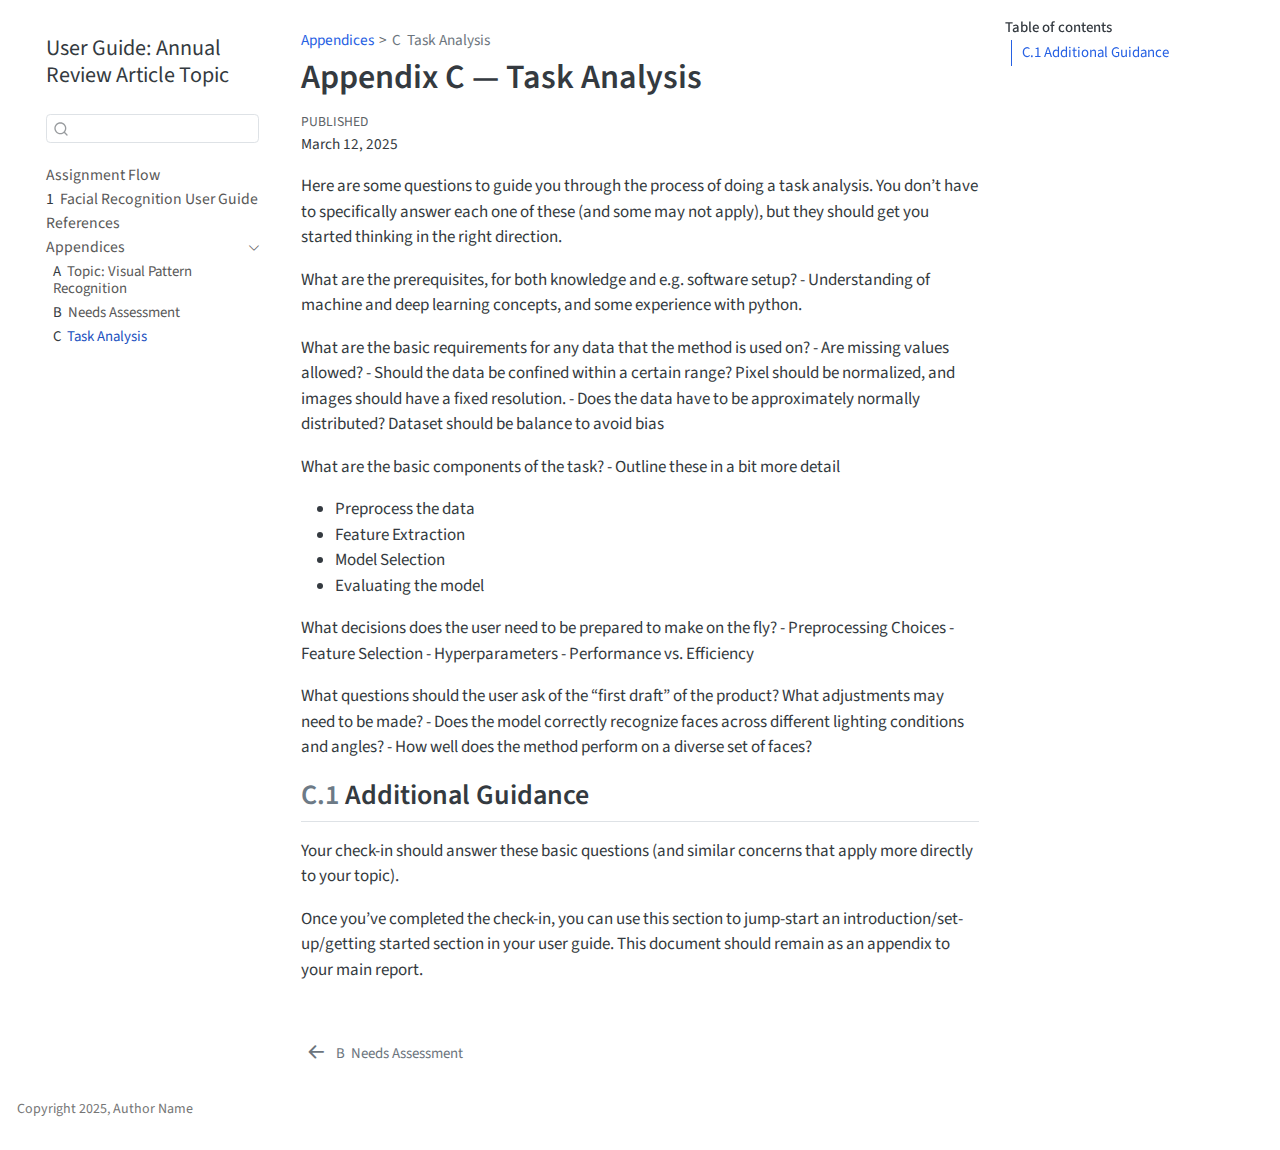
<file: docs/task-analysis.html>
<!DOCTYPE html>
<html xmlns="http://www.w3.org/1999/xhtml" lang="en" xml:lang="en"><head>

<meta charset="utf-8">
<meta name="generator" content="quarto-1.6.40">

<meta name="viewport" content="width=device-width, initial-scale=1.0, user-scalable=yes">

<meta name="dcterms.date" content="2025-03-12">

<title>Appendix C — Task Analysis – User Guide: Annual Review Article Topic</title>
<style>
code{white-space: pre-wrap;}
span.smallcaps{font-variant: small-caps;}
div.columns{display: flex; gap: min(4vw, 1.5em);}
div.column{flex: auto; overflow-x: auto;}
div.hanging-indent{margin-left: 1.5em; text-indent: -1.5em;}
ul.task-list{list-style: none;}
ul.task-list li input[type="checkbox"] {
  width: 0.8em;
  margin: 0 0.8em 0.2em -1em; /* quarto-specific, see https://github.com/quarto-dev/quarto-cli/issues/4556 */ 
  vertical-align: middle;
}
</style>


<script src="site_libs/quarto-nav/quarto-nav.js"></script>
<script src="site_libs/quarto-nav/headroom.min.js"></script>
<script src="site_libs/clipboard/clipboard.min.js"></script>
<script src="site_libs/quarto-search/autocomplete.umd.js"></script>
<script src="site_libs/quarto-search/fuse.min.js"></script>
<script src="site_libs/quarto-search/quarto-search.js"></script>
<meta name="quarto:offset" content="./">
<link href="./needs.html" rel="prev">
<script src="site_libs/quarto-html/quarto.js"></script>
<script src="site_libs/quarto-html/popper.min.js"></script>
<script src="site_libs/quarto-html/tippy.umd.min.js"></script>
<script src="site_libs/quarto-html/anchor.min.js"></script>
<link href="site_libs/quarto-html/tippy.css" rel="stylesheet">
<link href="site_libs/quarto-html/quarto-syntax-highlighting-dece3bd051e391dd7205a6b15f93dc59.css" rel="stylesheet" id="quarto-text-highlighting-styles">
<script src="site_libs/bootstrap/bootstrap.min.js"></script>
<link href="site_libs/bootstrap/bootstrap-icons.css" rel="stylesheet">
<link href="site_libs/bootstrap/bootstrap-813c8a16b64b94fd646a87195663eb73.min.css" rel="stylesheet" append-hash="true" id="quarto-bootstrap" data-mode="light">
<script id="quarto-search-options" type="application/json">{
  "location": "sidebar",
  "copy-button": false,
  "collapse-after": 3,
  "panel-placement": "start",
  "type": "textbox",
  "limit": 50,
  "keyboard-shortcut": [
    "f",
    "/",
    "s"
  ],
  "show-item-context": false,
  "language": {
    "search-no-results-text": "No results",
    "search-matching-documents-text": "matching documents",
    "search-copy-link-title": "Copy link to search",
    "search-hide-matches-text": "Hide additional matches",
    "search-more-match-text": "more match in this document",
    "search-more-matches-text": "more matches in this document",
    "search-clear-button-title": "Clear",
    "search-text-placeholder": "",
    "search-detached-cancel-button-title": "Cancel",
    "search-submit-button-title": "Submit",
    "search-label": "Search"
  }
}</script>


</head>

<body class="nav-sidebar floating">

<div id="quarto-search-results"></div>
  <header id="quarto-header" class="headroom fixed-top">
  <nav class="quarto-secondary-nav">
    <div class="container-fluid d-flex">
      <button type="button" class="quarto-btn-toggle btn" data-bs-toggle="collapse" role="button" data-bs-target=".quarto-sidebar-collapse-item" aria-controls="quarto-sidebar" aria-expanded="false" aria-label="Toggle sidebar navigation" onclick="if (window.quartoToggleHeadroom) { window.quartoToggleHeadroom(); }">
        <i class="bi bi-layout-text-sidebar-reverse"></i>
      </button>
        <nav class="quarto-page-breadcrumbs" aria-label="breadcrumb"><ol class="breadcrumb"><li class="breadcrumb-item"><a href="./topic.html">Appendices</a></li><li class="breadcrumb-item"><a href="./task-analysis.html"><span class="chapter-number">C</span>&nbsp; <span class="chapter-title">Task Analysis</span></a></li></ol></nav>
        <a class="flex-grow-1" role="navigation" data-bs-toggle="collapse" data-bs-target=".quarto-sidebar-collapse-item" aria-controls="quarto-sidebar" aria-expanded="false" aria-label="Toggle sidebar navigation" onclick="if (window.quartoToggleHeadroom) { window.quartoToggleHeadroom(); }">      
        </a>
      <button type="button" class="btn quarto-search-button" aria-label="Search" onclick="window.quartoOpenSearch();">
        <i class="bi bi-search"></i>
      </button>
    </div>
  </nav>
</header>
<!-- content -->
<div id="quarto-content" class="quarto-container page-columns page-rows-contents page-layout-article">
<!-- sidebar -->
  <nav id="quarto-sidebar" class="sidebar collapse collapse-horizontal quarto-sidebar-collapse-item sidebar-navigation floating overflow-auto">
    <div class="pt-lg-2 mt-2 text-left sidebar-header">
    <div class="sidebar-title mb-0 py-0">
      <a href="./">User Guide: Annual Review Article Topic</a> 
    </div>
      </div>
        <div class="mt-2 flex-shrink-0 align-items-center">
        <div class="sidebar-search">
        <div id="quarto-search" class="" title="Search"></div>
        </div>
        </div>
    <div class="sidebar-menu-container"> 
    <ul class="list-unstyled mt-1">
        <li class="sidebar-item">
  <div class="sidebar-item-container"> 
  <a href="./index.html" class="sidebar-item-text sidebar-link">
 <span class="menu-text">Assignment Flow</span></a>
  </div>
</li>
        <li class="sidebar-item">
  <div class="sidebar-item-container"> 
  <a href="./guide.html" class="sidebar-item-text sidebar-link">
 <span class="menu-text"><span class="chapter-number">1</span>&nbsp; <span class="chapter-title">Facial Recognition User Guide</span></span></a>
  </div>
</li>
        <li class="sidebar-item">
  <div class="sidebar-item-container"> 
  <a href="./references.html" class="sidebar-item-text sidebar-link">
 <span class="menu-text">References</span></a>
  </div>
</li>
        <li class="sidebar-item sidebar-item-section">
      <div class="sidebar-item-container"> 
            <a class="sidebar-item-text sidebar-link text-start" data-bs-toggle="collapse" data-bs-target="#quarto-sidebar-section-1" role="navigation" aria-expanded="true">
 <span class="menu-text">Appendices</span></a>
          <a class="sidebar-item-toggle text-start" data-bs-toggle="collapse" data-bs-target="#quarto-sidebar-section-1" role="navigation" aria-expanded="true" aria-label="Toggle section">
            <i class="bi bi-chevron-right ms-2"></i>
          </a> 
      </div>
      <ul id="quarto-sidebar-section-1" class="collapse list-unstyled sidebar-section depth1 show">  
          <li class="sidebar-item">
  <div class="sidebar-item-container"> 
  <a href="./topic.html" class="sidebar-item-text sidebar-link">
 <span class="menu-text"><span class="chapter-number">A</span>&nbsp; <span class="chapter-title">Topic: Visual Pattern Recognition</span></span></a>
  </div>
</li>
          <li class="sidebar-item">
  <div class="sidebar-item-container"> 
  <a href="./needs.html" class="sidebar-item-text sidebar-link">
 <span class="menu-text"><span class="chapter-number">B</span>&nbsp; <span class="chapter-title">Needs Assessment</span></span></a>
  </div>
</li>
          <li class="sidebar-item">
  <div class="sidebar-item-container"> 
  <a href="./task-analysis.html" class="sidebar-item-text sidebar-link active">
 <span class="menu-text"><span class="chapter-number">C</span>&nbsp; <span class="chapter-title">Task Analysis</span></span></a>
  </div>
</li>
      </ul>
  </li>
    </ul>
    </div>
</nav>
<div id="quarto-sidebar-glass" class="quarto-sidebar-collapse-item" data-bs-toggle="collapse" data-bs-target=".quarto-sidebar-collapse-item"></div>
<!-- margin-sidebar -->
    <div id="quarto-margin-sidebar" class="sidebar margin-sidebar">
        <nav id="TOC" role="doc-toc" class="toc-active">
    <h2 id="toc-title">Table of contents</h2>
   
  <ul>
  <li><a href="#additional-guidance" id="toc-additional-guidance" class="nav-link active" data-scroll-target="#additional-guidance"><span class="header-section-number">C.1</span> Additional Guidance</a></li>
  </ul>
</nav>
    </div>
<!-- main -->
<main class="content" id="quarto-document-content">

<header id="title-block-header" class="quarto-title-block default"><nav class="quarto-page-breadcrumbs quarto-title-breadcrumbs d-none d-lg-block" aria-label="breadcrumb"><ol class="breadcrumb"><li class="breadcrumb-item"><a href="./topic.html">Appendices</a></li><li class="breadcrumb-item"><a href="./task-analysis.html"><span class="chapter-number">C</span>&nbsp; <span class="chapter-title">Task Analysis</span></a></li></ol></nav>
<div class="quarto-title">
<h1 class="title">Appendix C — Task Analysis</h1>
</div>



<div class="quarto-title-meta">

    
    <div>
    <div class="quarto-title-meta-heading">Published</div>
    <div class="quarto-title-meta-contents">
      <p class="date">March 12, 2025</p>
    </div>
  </div>
  
    
  </div>
  


</header>


<p>Here are some questions to guide you through the process of doing a task analysis. You don’t have to specifically answer each one of these (and some may not apply), but they should get you started thinking in the right direction.</p>
<p>What are the prerequisites, for both knowledge and e.g.&nbsp;software setup? - Understanding of machine and deep learning concepts, and some experience with python.</p>
<p>What are the basic requirements for any data that the method is used on? - Are missing values allowed? - Should the data be confined within a certain range? Pixel should be normalized, and images should have a fixed resolution. - Does the data have to be approximately normally distributed? Dataset should be balance to avoid bias</p>
<p>What are the basic components of the task? - Outline these in a bit more detail</p>
<ul>
<li>Preprocess the data</li>
<li>Feature Extraction</li>
<li>Model Selection</li>
<li>Evaluating the model</li>
</ul>
<p>What decisions does the user need to be prepared to make on the fly? - Preprocessing Choices - Feature Selection - Hyperparameters - Performance vs.&nbsp;Efficiency</p>
<p>What questions should the user ask of the “first draft” of the product? What adjustments may need to be made? - Does the model correctly recognize faces across different lighting conditions and angles? - How well does the method perform on a diverse set of faces?</p>
<section id="additional-guidance" class="level2" data-number="C.1">
<h2 data-number="C.1" class="anchored" data-anchor-id="additional-guidance"><span class="header-section-number">C.1</span> Additional Guidance</h2>
<p>Your check-in should answer these basic questions (and similar concerns that apply more directly to your topic).</p>
<p>Once you’ve completed the check-in, you can use this section to jump-start an introduction/set-up/getting started section in your user guide. This document should remain as an appendix to your main report.</p>


</section>

</main> <!-- /main -->
<script id="quarto-html-after-body" type="application/javascript">
window.document.addEventListener("DOMContentLoaded", function (event) {
  const toggleBodyColorMode = (bsSheetEl) => {
    const mode = bsSheetEl.getAttribute("data-mode");
    const bodyEl = window.document.querySelector("body");
    if (mode === "dark") {
      bodyEl.classList.add("quarto-dark");
      bodyEl.classList.remove("quarto-light");
    } else {
      bodyEl.classList.add("quarto-light");
      bodyEl.classList.remove("quarto-dark");
    }
  }
  const toggleBodyColorPrimary = () => {
    const bsSheetEl = window.document.querySelector("link#quarto-bootstrap");
    if (bsSheetEl) {
      toggleBodyColorMode(bsSheetEl);
    }
  }
  toggleBodyColorPrimary();  
  const icon = "";
  const anchorJS = new window.AnchorJS();
  anchorJS.options = {
    placement: 'right',
    icon: icon
  };
  anchorJS.add('.anchored');
  const isCodeAnnotation = (el) => {
    for (const clz of el.classList) {
      if (clz.startsWith('code-annotation-')) {                     
        return true;
      }
    }
    return false;
  }
  const onCopySuccess = function(e) {
    // button target
    const button = e.trigger;
    // don't keep focus
    button.blur();
    // flash "checked"
    button.classList.add('code-copy-button-checked');
    var currentTitle = button.getAttribute("title");
    button.setAttribute("title", "Copied!");
    let tooltip;
    if (window.bootstrap) {
      button.setAttribute("data-bs-toggle", "tooltip");
      button.setAttribute("data-bs-placement", "left");
      button.setAttribute("data-bs-title", "Copied!");
      tooltip = new bootstrap.Tooltip(button, 
        { trigger: "manual", 
          customClass: "code-copy-button-tooltip",
          offset: [0, -8]});
      tooltip.show();    
    }
    setTimeout(function() {
      if (tooltip) {
        tooltip.hide();
        button.removeAttribute("data-bs-title");
        button.removeAttribute("data-bs-toggle");
        button.removeAttribute("data-bs-placement");
      }
      button.setAttribute("title", currentTitle);
      button.classList.remove('code-copy-button-checked');
    }, 1000);
    // clear code selection
    e.clearSelection();
  }
  const getTextToCopy = function(trigger) {
      const codeEl = trigger.previousElementSibling.cloneNode(true);
      for (const childEl of codeEl.children) {
        if (isCodeAnnotation(childEl)) {
          childEl.remove();
        }
      }
      return codeEl.innerText;
  }
  const clipboard = new window.ClipboardJS('.code-copy-button:not([data-in-quarto-modal])', {
    text: getTextToCopy
  });
  clipboard.on('success', onCopySuccess);
  if (window.document.getElementById('quarto-embedded-source-code-modal')) {
    const clipboardModal = new window.ClipboardJS('.code-copy-button[data-in-quarto-modal]', {
      text: getTextToCopy,
      container: window.document.getElementById('quarto-embedded-source-code-modal')
    });
    clipboardModal.on('success', onCopySuccess);
  }
    var localhostRegex = new RegExp(/^(?:http|https):\/\/localhost\:?[0-9]*\//);
    var mailtoRegex = new RegExp(/^mailto:/);
      var filterRegex = new RegExp('/' + window.location.host + '/');
    var isInternal = (href) => {
        return filterRegex.test(href) || localhostRegex.test(href) || mailtoRegex.test(href);
    }
    // Inspect non-navigation links and adorn them if external
 	var links = window.document.querySelectorAll('a[href]:not(.nav-link):not(.navbar-brand):not(.toc-action):not(.sidebar-link):not(.sidebar-item-toggle):not(.pagination-link):not(.no-external):not([aria-hidden]):not(.dropdown-item):not(.quarto-navigation-tool):not(.about-link)');
    for (var i=0; i<links.length; i++) {
      const link = links[i];
      if (!isInternal(link.href)) {
        // undo the damage that might have been done by quarto-nav.js in the case of
        // links that we want to consider external
        if (link.dataset.originalHref !== undefined) {
          link.href = link.dataset.originalHref;
        }
      }
    }
  function tippyHover(el, contentFn, onTriggerFn, onUntriggerFn) {
    const config = {
      allowHTML: true,
      maxWidth: 500,
      delay: 100,
      arrow: false,
      appendTo: function(el) {
          return el.parentElement;
      },
      interactive: true,
      interactiveBorder: 10,
      theme: 'quarto',
      placement: 'bottom-start',
    };
    if (contentFn) {
      config.content = contentFn;
    }
    if (onTriggerFn) {
      config.onTrigger = onTriggerFn;
    }
    if (onUntriggerFn) {
      config.onUntrigger = onUntriggerFn;
    }
    window.tippy(el, config); 
  }
  const noterefs = window.document.querySelectorAll('a[role="doc-noteref"]');
  for (var i=0; i<noterefs.length; i++) {
    const ref = noterefs[i];
    tippyHover(ref, function() {
      // use id or data attribute instead here
      let href = ref.getAttribute('data-footnote-href') || ref.getAttribute('href');
      try { href = new URL(href).hash; } catch {}
      const id = href.replace(/^#\/?/, "");
      const note = window.document.getElementById(id);
      if (note) {
        return note.innerHTML;
      } else {
        return "";
      }
    });
  }
  const xrefs = window.document.querySelectorAll('a.quarto-xref');
  const processXRef = (id, note) => {
    // Strip column container classes
    const stripColumnClz = (el) => {
      el.classList.remove("page-full", "page-columns");
      if (el.children) {
        for (const child of el.children) {
          stripColumnClz(child);
        }
      }
    }
    stripColumnClz(note)
    if (id === null || id.startsWith('sec-')) {
      // Special case sections, only their first couple elements
      const container = document.createElement("div");
      if (note.children && note.children.length > 2) {
        container.appendChild(note.children[0].cloneNode(true));
        for (let i = 1; i < note.children.length; i++) {
          const child = note.children[i];
          if (child.tagName === "P" && child.innerText === "") {
            continue;
          } else {
            container.appendChild(child.cloneNode(true));
            break;
          }
        }
        if (window.Quarto?.typesetMath) {
          window.Quarto.typesetMath(container);
        }
        return container.innerHTML
      } else {
        if (window.Quarto?.typesetMath) {
          window.Quarto.typesetMath(note);
        }
        return note.innerHTML;
      }
    } else {
      // Remove any anchor links if they are present
      const anchorLink = note.querySelector('a.anchorjs-link');
      if (anchorLink) {
        anchorLink.remove();
      }
      if (window.Quarto?.typesetMath) {
        window.Quarto.typesetMath(note);
      }
      if (note.classList.contains("callout")) {
        return note.outerHTML;
      } else {
        return note.innerHTML;
      }
    }
  }
  for (var i=0; i<xrefs.length; i++) {
    const xref = xrefs[i];
    tippyHover(xref, undefined, function(instance) {
      instance.disable();
      let url = xref.getAttribute('href');
      let hash = undefined; 
      if (url.startsWith('#')) {
        hash = url;
      } else {
        try { hash = new URL(url).hash; } catch {}
      }
      if (hash) {
        const id = hash.replace(/^#\/?/, "");
        const note = window.document.getElementById(id);
        if (note !== null) {
          try {
            const html = processXRef(id, note.cloneNode(true));
            instance.setContent(html);
          } finally {
            instance.enable();
            instance.show();
          }
        } else {
          // See if we can fetch this
          fetch(url.split('#')[0])
          .then(res => res.text())
          .then(html => {
            const parser = new DOMParser();
            const htmlDoc = parser.parseFromString(html, "text/html");
            const note = htmlDoc.getElementById(id);
            if (note !== null) {
              const html = processXRef(id, note);
              instance.setContent(html);
            } 
          }).finally(() => {
            instance.enable();
            instance.show();
          });
        }
      } else {
        // See if we can fetch a full url (with no hash to target)
        // This is a special case and we should probably do some content thinning / targeting
        fetch(url)
        .then(res => res.text())
        .then(html => {
          const parser = new DOMParser();
          const htmlDoc = parser.parseFromString(html, "text/html");
          const note = htmlDoc.querySelector('main.content');
          if (note !== null) {
            // This should only happen for chapter cross references
            // (since there is no id in the URL)
            // remove the first header
            if (note.children.length > 0 && note.children[0].tagName === "HEADER") {
              note.children[0].remove();
            }
            const html = processXRef(null, note);
            instance.setContent(html);
          } 
        }).finally(() => {
          instance.enable();
          instance.show();
        });
      }
    }, function(instance) {
    });
  }
      let selectedAnnoteEl;
      const selectorForAnnotation = ( cell, annotation) => {
        let cellAttr = 'data-code-cell="' + cell + '"';
        let lineAttr = 'data-code-annotation="' +  annotation + '"';
        const selector = 'span[' + cellAttr + '][' + lineAttr + ']';
        return selector;
      }
      const selectCodeLines = (annoteEl) => {
        const doc = window.document;
        const targetCell = annoteEl.getAttribute("data-target-cell");
        const targetAnnotation = annoteEl.getAttribute("data-target-annotation");
        const annoteSpan = window.document.querySelector(selectorForAnnotation(targetCell, targetAnnotation));
        const lines = annoteSpan.getAttribute("data-code-lines").split(",");
        const lineIds = lines.map((line) => {
          return targetCell + "-" + line;
        })
        let top = null;
        let height = null;
        let parent = null;
        if (lineIds.length > 0) {
            //compute the position of the single el (top and bottom and make a div)
            const el = window.document.getElementById(lineIds[0]);
            top = el.offsetTop;
            height = el.offsetHeight;
            parent = el.parentElement.parentElement;
          if (lineIds.length > 1) {
            const lastEl = window.document.getElementById(lineIds[lineIds.length - 1]);
            const bottom = lastEl.offsetTop + lastEl.offsetHeight;
            height = bottom - top;
          }
          if (top !== null && height !== null && parent !== null) {
            // cook up a div (if necessary) and position it 
            let div = window.document.getElementById("code-annotation-line-highlight");
            if (div === null) {
              div = window.document.createElement("div");
              div.setAttribute("id", "code-annotation-line-highlight");
              div.style.position = 'absolute';
              parent.appendChild(div);
            }
            div.style.top = top - 2 + "px";
            div.style.height = height + 4 + "px";
            div.style.left = 0;
            let gutterDiv = window.document.getElementById("code-annotation-line-highlight-gutter");
            if (gutterDiv === null) {
              gutterDiv = window.document.createElement("div");
              gutterDiv.setAttribute("id", "code-annotation-line-highlight-gutter");
              gutterDiv.style.position = 'absolute';
              const codeCell = window.document.getElementById(targetCell);
              const gutter = codeCell.querySelector('.code-annotation-gutter');
              gutter.appendChild(gutterDiv);
            }
            gutterDiv.style.top = top - 2 + "px";
            gutterDiv.style.height = height + 4 + "px";
          }
          selectedAnnoteEl = annoteEl;
        }
      };
      const unselectCodeLines = () => {
        const elementsIds = ["code-annotation-line-highlight", "code-annotation-line-highlight-gutter"];
        elementsIds.forEach((elId) => {
          const div = window.document.getElementById(elId);
          if (div) {
            div.remove();
          }
        });
        selectedAnnoteEl = undefined;
      };
        // Handle positioning of the toggle
    window.addEventListener(
      "resize",
      throttle(() => {
        elRect = undefined;
        if (selectedAnnoteEl) {
          selectCodeLines(selectedAnnoteEl);
        }
      }, 10)
    );
    function throttle(fn, ms) {
    let throttle = false;
    let timer;
      return (...args) => {
        if(!throttle) { // first call gets through
            fn.apply(this, args);
            throttle = true;
        } else { // all the others get throttled
            if(timer) clearTimeout(timer); // cancel #2
            timer = setTimeout(() => {
              fn.apply(this, args);
              timer = throttle = false;
            }, ms);
        }
      };
    }
      // Attach click handler to the DT
      const annoteDls = window.document.querySelectorAll('dt[data-target-cell]');
      for (const annoteDlNode of annoteDls) {
        annoteDlNode.addEventListener('click', (event) => {
          const clickedEl = event.target;
          if (clickedEl !== selectedAnnoteEl) {
            unselectCodeLines();
            const activeEl = window.document.querySelector('dt[data-target-cell].code-annotation-active');
            if (activeEl) {
              activeEl.classList.remove('code-annotation-active');
            }
            selectCodeLines(clickedEl);
            clickedEl.classList.add('code-annotation-active');
          } else {
            // Unselect the line
            unselectCodeLines();
            clickedEl.classList.remove('code-annotation-active');
          }
        });
      }
  const findCites = (el) => {
    const parentEl = el.parentElement;
    if (parentEl) {
      const cites = parentEl.dataset.cites;
      if (cites) {
        return {
          el,
          cites: cites.split(' ')
        };
      } else {
        return findCites(el.parentElement)
      }
    } else {
      return undefined;
    }
  };
  var bibliorefs = window.document.querySelectorAll('a[role="doc-biblioref"]');
  for (var i=0; i<bibliorefs.length; i++) {
    const ref = bibliorefs[i];
    const citeInfo = findCites(ref);
    if (citeInfo) {
      tippyHover(citeInfo.el, function() {
        var popup = window.document.createElement('div');
        citeInfo.cites.forEach(function(cite) {
          var citeDiv = window.document.createElement('div');
          citeDiv.classList.add('hanging-indent');
          citeDiv.classList.add('csl-entry');
          var biblioDiv = window.document.getElementById('ref-' + cite);
          if (biblioDiv) {
            citeDiv.innerHTML = biblioDiv.innerHTML;
          }
          popup.appendChild(citeDiv);
        });
        return popup.innerHTML;
      });
    }
  }
});
</script>
<nav class="page-navigation">
  <div class="nav-page nav-page-previous">
      <a href="./needs.html" class="pagination-link" aria-label="Needs Assessment">
        <i class="bi bi-arrow-left-short"></i> <span class="nav-page-text"><span class="chapter-number">B</span>&nbsp; <span class="chapter-title">Needs Assessment</span></span>
      </a>          
  </div>
  <div class="nav-page nav-page-next">
  </div>
</nav>
</div> <!-- /content -->
<footer class="footer">
  <div class="nav-footer">
    <div class="nav-footer-left">
<p>Copyright 2025, Author Name</p>
</div>   
    <div class="nav-footer-center">
      &nbsp;
    </div>
    <div class="nav-footer-right">
      &nbsp;
    </div>
  </div>
</footer>




</body></html>
</file>
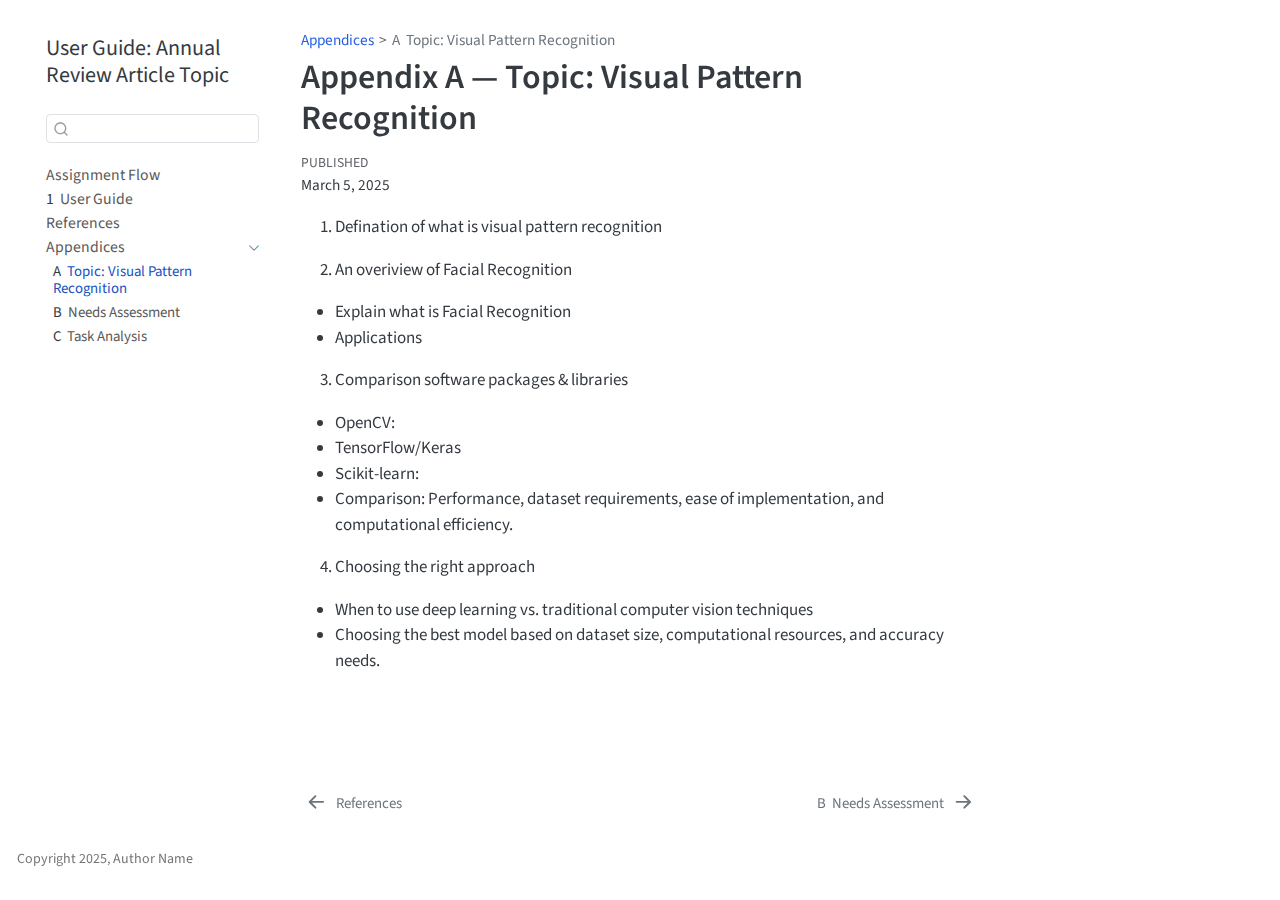
<file: docs/topic.html>
<!DOCTYPE html>
<html xmlns="http://www.w3.org/1999/xhtml" lang="en" xml:lang="en"><head>

<meta charset="utf-8">
<meta name="generator" content="quarto-1.6.40">

<meta name="viewport" content="width=device-width, initial-scale=1.0, user-scalable=yes">

<meta name="dcterms.date" content="2025-03-05">

<title>Appendix A — Topic: Visual Pattern Recognition – User Guide: Annual Review Article Topic</title>
<style>
code{white-space: pre-wrap;}
span.smallcaps{font-variant: small-caps;}
div.columns{display: flex; gap: min(4vw, 1.5em);}
div.column{flex: auto; overflow-x: auto;}
div.hanging-indent{margin-left: 1.5em; text-indent: -1.5em;}
ul.task-list{list-style: none;}
ul.task-list li input[type="checkbox"] {
  width: 0.8em;
  margin: 0 0.8em 0.2em -1em; /* quarto-specific, see https://github.com/quarto-dev/quarto-cli/issues/4556 */ 
  vertical-align: middle;
}
</style>


<script src="site_libs/quarto-nav/quarto-nav.js"></script>
<script src="site_libs/quarto-nav/headroom.min.js"></script>
<script src="site_libs/clipboard/clipboard.min.js"></script>
<script src="site_libs/quarto-search/autocomplete.umd.js"></script>
<script src="site_libs/quarto-search/fuse.min.js"></script>
<script src="site_libs/quarto-search/quarto-search.js"></script>
<meta name="quarto:offset" content="./">
<link href="./needs.html" rel="next">
<link href="./references.html" rel="prev">
<script src="site_libs/quarto-html/quarto.js"></script>
<script src="site_libs/quarto-html/popper.min.js"></script>
<script src="site_libs/quarto-html/tippy.umd.min.js"></script>
<script src="site_libs/quarto-html/anchor.min.js"></script>
<link href="site_libs/quarto-html/tippy.css" rel="stylesheet">
<link href="site_libs/quarto-html/quarto-syntax-highlighting-dece3bd051e391dd7205a6b15f93dc59.css" rel="stylesheet" id="quarto-text-highlighting-styles">
<script src="site_libs/bootstrap/bootstrap.min.js"></script>
<link href="site_libs/bootstrap/bootstrap-icons.css" rel="stylesheet">
<link href="site_libs/bootstrap/bootstrap-813c8a16b64b94fd646a87195663eb73.min.css" rel="stylesheet" append-hash="true" id="quarto-bootstrap" data-mode="light">
<script id="quarto-search-options" type="application/json">{
  "location": "sidebar",
  "copy-button": false,
  "collapse-after": 3,
  "panel-placement": "start",
  "type": "textbox",
  "limit": 50,
  "keyboard-shortcut": [
    "f",
    "/",
    "s"
  ],
  "show-item-context": false,
  "language": {
    "search-no-results-text": "No results",
    "search-matching-documents-text": "matching documents",
    "search-copy-link-title": "Copy link to search",
    "search-hide-matches-text": "Hide additional matches",
    "search-more-match-text": "more match in this document",
    "search-more-matches-text": "more matches in this document",
    "search-clear-button-title": "Clear",
    "search-text-placeholder": "",
    "search-detached-cancel-button-title": "Cancel",
    "search-submit-button-title": "Submit",
    "search-label": "Search"
  }
}</script>


</head>

<body class="nav-sidebar floating">

<div id="quarto-search-results"></div>
  <header id="quarto-header" class="headroom fixed-top">
  <nav class="quarto-secondary-nav">
    <div class="container-fluid d-flex">
      <button type="button" class="quarto-btn-toggle btn" data-bs-toggle="collapse" role="button" data-bs-target=".quarto-sidebar-collapse-item" aria-controls="quarto-sidebar" aria-expanded="false" aria-label="Toggle sidebar navigation" onclick="if (window.quartoToggleHeadroom) { window.quartoToggleHeadroom(); }">
        <i class="bi bi-layout-text-sidebar-reverse"></i>
      </button>
        <nav class="quarto-page-breadcrumbs" aria-label="breadcrumb"><ol class="breadcrumb"><li class="breadcrumb-item"><a href="./topic.html">Appendices</a></li><li class="breadcrumb-item"><a href="./topic.html"><span class="chapter-number">A</span>&nbsp; <span class="chapter-title">Topic: Visual Pattern Recognition</span></a></li></ol></nav>
        <a class="flex-grow-1" role="navigation" data-bs-toggle="collapse" data-bs-target=".quarto-sidebar-collapse-item" aria-controls="quarto-sidebar" aria-expanded="false" aria-label="Toggle sidebar navigation" onclick="if (window.quartoToggleHeadroom) { window.quartoToggleHeadroom(); }">      
        </a>
      <button type="button" class="btn quarto-search-button" aria-label="Search" onclick="window.quartoOpenSearch();">
        <i class="bi bi-search"></i>
      </button>
    </div>
  </nav>
</header>
<!-- content -->
<div id="quarto-content" class="quarto-container page-columns page-rows-contents page-layout-article">
<!-- sidebar -->
  <nav id="quarto-sidebar" class="sidebar collapse collapse-horizontal quarto-sidebar-collapse-item sidebar-navigation floating overflow-auto">
    <div class="pt-lg-2 mt-2 text-left sidebar-header">
    <div class="sidebar-title mb-0 py-0">
      <a href="./">User Guide: Annual Review Article Topic</a> 
    </div>
      </div>
        <div class="mt-2 flex-shrink-0 align-items-center">
        <div class="sidebar-search">
        <div id="quarto-search" class="" title="Search"></div>
        </div>
        </div>
    <div class="sidebar-menu-container"> 
    <ul class="list-unstyled mt-1">
        <li class="sidebar-item">
  <div class="sidebar-item-container"> 
  <a href="./index.html" class="sidebar-item-text sidebar-link">
 <span class="menu-text">Assignment Flow</span></a>
  </div>
</li>
        <li class="sidebar-item">
  <div class="sidebar-item-container"> 
  <a href="./guide.html" class="sidebar-item-text sidebar-link">
 <span class="menu-text"><span class="chapter-number">1</span>&nbsp; <span class="chapter-title">User Guide</span></span></a>
  </div>
</li>
        <li class="sidebar-item">
  <div class="sidebar-item-container"> 
  <a href="./references.html" class="sidebar-item-text sidebar-link">
 <span class="menu-text">References</span></a>
  </div>
</li>
        <li class="sidebar-item sidebar-item-section">
      <div class="sidebar-item-container"> 
            <a class="sidebar-item-text sidebar-link text-start" data-bs-toggle="collapse" data-bs-target="#quarto-sidebar-section-1" role="navigation" aria-expanded="true">
 <span class="menu-text">Appendices</span></a>
          <a class="sidebar-item-toggle text-start" data-bs-toggle="collapse" data-bs-target="#quarto-sidebar-section-1" role="navigation" aria-expanded="true" aria-label="Toggle section">
            <i class="bi bi-chevron-right ms-2"></i>
          </a> 
      </div>
      <ul id="quarto-sidebar-section-1" class="collapse list-unstyled sidebar-section depth1 show">  
          <li class="sidebar-item">
  <div class="sidebar-item-container"> 
  <a href="./topic.html" class="sidebar-item-text sidebar-link active">
 <span class="menu-text"><span class="chapter-number">A</span>&nbsp; <span class="chapter-title">Topic: Visual Pattern Recognition</span></span></a>
  </div>
</li>
          <li class="sidebar-item">
  <div class="sidebar-item-container"> 
  <a href="./needs.html" class="sidebar-item-text sidebar-link">
 <span class="menu-text"><span class="chapter-number">B</span>&nbsp; <span class="chapter-title">Needs Assessment</span></span></a>
  </div>
</li>
          <li class="sidebar-item">
  <div class="sidebar-item-container"> 
  <a href="./task-analysis.html" class="sidebar-item-text sidebar-link">
 <span class="menu-text"><span class="chapter-number">C</span>&nbsp; <span class="chapter-title">Task Analysis</span></span></a>
  </div>
</li>
      </ul>
  </li>
    </ul>
    </div>
</nav>
<div id="quarto-sidebar-glass" class="quarto-sidebar-collapse-item" data-bs-toggle="collapse" data-bs-target=".quarto-sidebar-collapse-item"></div>
<!-- margin-sidebar -->
    <div id="quarto-margin-sidebar" class="sidebar margin-sidebar zindex-bottom">
        
    </div>
<!-- main -->
<main class="content" id="quarto-document-content">

<header id="title-block-header" class="quarto-title-block default"><nav class="quarto-page-breadcrumbs quarto-title-breadcrumbs d-none d-lg-block" aria-label="breadcrumb"><ol class="breadcrumb"><li class="breadcrumb-item"><a href="./topic.html">Appendices</a></li><li class="breadcrumb-item"><a href="./topic.html"><span class="chapter-number">A</span>&nbsp; <span class="chapter-title">Topic: Visual Pattern Recognition</span></a></li></ol></nav>
<div class="quarto-title">
<h1 class="title">Appendix A — Topic: Visual Pattern Recognition</h1>
</div>



<div class="quarto-title-meta">

    
    <div>
    <div class="quarto-title-meta-heading">Published</div>
    <div class="quarto-title-meta-contents">
      <p class="date">March 5, 2025</p>
    </div>
  </div>
  
    
  </div>
  


</header>


<ol type="1">
<li><p>Defination of what is visual pattern recognition</p></li>
<li><p>An overiview of Facial Recognition</p></li>
</ol>
<ul>
<li>Explain what is Facial Recognition</li>
<li>Applications</li>
</ul>
<ol start="3" type="1">
<li>Comparison software packages &amp; libraries</li>
</ol>
<ul>
<li>OpenCV:</li>
<li>TensorFlow/Keras</li>
<li>Scikit-learn:</li>
<li>Comparison: Performance, dataset requirements, ease of implementation, and computational efficiency.</li>
</ul>
<ol start="4" type="1">
<li>Choosing the right approach</li>
</ol>
<ul>
<li>When to use deep learning vs.&nbsp;traditional computer vision techniques</li>
<li>Choosing the best model based on dataset size, computational resources, and accuracy needs.</li>
</ul>



</main> <!-- /main -->
<script id="quarto-html-after-body" type="application/javascript">
window.document.addEventListener("DOMContentLoaded", function (event) {
  const toggleBodyColorMode = (bsSheetEl) => {
    const mode = bsSheetEl.getAttribute("data-mode");
    const bodyEl = window.document.querySelector("body");
    if (mode === "dark") {
      bodyEl.classList.add("quarto-dark");
      bodyEl.classList.remove("quarto-light");
    } else {
      bodyEl.classList.add("quarto-light");
      bodyEl.classList.remove("quarto-dark");
    }
  }
  const toggleBodyColorPrimary = () => {
    const bsSheetEl = window.document.querySelector("link#quarto-bootstrap");
    if (bsSheetEl) {
      toggleBodyColorMode(bsSheetEl);
    }
  }
  toggleBodyColorPrimary();  
  const icon = "";
  const anchorJS = new window.AnchorJS();
  anchorJS.options = {
    placement: 'right',
    icon: icon
  };
  anchorJS.add('.anchored');
  const isCodeAnnotation = (el) => {
    for (const clz of el.classList) {
      if (clz.startsWith('code-annotation-')) {                     
        return true;
      }
    }
    return false;
  }
  const onCopySuccess = function(e) {
    // button target
    const button = e.trigger;
    // don't keep focus
    button.blur();
    // flash "checked"
    button.classList.add('code-copy-button-checked');
    var currentTitle = button.getAttribute("title");
    button.setAttribute("title", "Copied!");
    let tooltip;
    if (window.bootstrap) {
      button.setAttribute("data-bs-toggle", "tooltip");
      button.setAttribute("data-bs-placement", "left");
      button.setAttribute("data-bs-title", "Copied!");
      tooltip = new bootstrap.Tooltip(button, 
        { trigger: "manual", 
          customClass: "code-copy-button-tooltip",
          offset: [0, -8]});
      tooltip.show();    
    }
    setTimeout(function() {
      if (tooltip) {
        tooltip.hide();
        button.removeAttribute("data-bs-title");
        button.removeAttribute("data-bs-toggle");
        button.removeAttribute("data-bs-placement");
      }
      button.setAttribute("title", currentTitle);
      button.classList.remove('code-copy-button-checked');
    }, 1000);
    // clear code selection
    e.clearSelection();
  }
  const getTextToCopy = function(trigger) {
      const codeEl = trigger.previousElementSibling.cloneNode(true);
      for (const childEl of codeEl.children) {
        if (isCodeAnnotation(childEl)) {
          childEl.remove();
        }
      }
      return codeEl.innerText;
  }
  const clipboard = new window.ClipboardJS('.code-copy-button:not([data-in-quarto-modal])', {
    text: getTextToCopy
  });
  clipboard.on('success', onCopySuccess);
  if (window.document.getElementById('quarto-embedded-source-code-modal')) {
    const clipboardModal = new window.ClipboardJS('.code-copy-button[data-in-quarto-modal]', {
      text: getTextToCopy,
      container: window.document.getElementById('quarto-embedded-source-code-modal')
    });
    clipboardModal.on('success', onCopySuccess);
  }
    var localhostRegex = new RegExp(/^(?:http|https):\/\/localhost\:?[0-9]*\//);
    var mailtoRegex = new RegExp(/^mailto:/);
      var filterRegex = new RegExp('/' + window.location.host + '/');
    var isInternal = (href) => {
        return filterRegex.test(href) || localhostRegex.test(href) || mailtoRegex.test(href);
    }
    // Inspect non-navigation links and adorn them if external
 	var links = window.document.querySelectorAll('a[href]:not(.nav-link):not(.navbar-brand):not(.toc-action):not(.sidebar-link):not(.sidebar-item-toggle):not(.pagination-link):not(.no-external):not([aria-hidden]):not(.dropdown-item):not(.quarto-navigation-tool):not(.about-link)');
    for (var i=0; i<links.length; i++) {
      const link = links[i];
      if (!isInternal(link.href)) {
        // undo the damage that might have been done by quarto-nav.js in the case of
        // links that we want to consider external
        if (link.dataset.originalHref !== undefined) {
          link.href = link.dataset.originalHref;
        }
      }
    }
  function tippyHover(el, contentFn, onTriggerFn, onUntriggerFn) {
    const config = {
      allowHTML: true,
      maxWidth: 500,
      delay: 100,
      arrow: false,
      appendTo: function(el) {
          return el.parentElement;
      },
      interactive: true,
      interactiveBorder: 10,
      theme: 'quarto',
      placement: 'bottom-start',
    };
    if (contentFn) {
      config.content = contentFn;
    }
    if (onTriggerFn) {
      config.onTrigger = onTriggerFn;
    }
    if (onUntriggerFn) {
      config.onUntrigger = onUntriggerFn;
    }
    window.tippy(el, config); 
  }
  const noterefs = window.document.querySelectorAll('a[role="doc-noteref"]');
  for (var i=0; i<noterefs.length; i++) {
    const ref = noterefs[i];
    tippyHover(ref, function() {
      // use id or data attribute instead here
      let href = ref.getAttribute('data-footnote-href') || ref.getAttribute('href');
      try { href = new URL(href).hash; } catch {}
      const id = href.replace(/^#\/?/, "");
      const note = window.document.getElementById(id);
      if (note) {
        return note.innerHTML;
      } else {
        return "";
      }
    });
  }
  const xrefs = window.document.querySelectorAll('a.quarto-xref');
  const processXRef = (id, note) => {
    // Strip column container classes
    const stripColumnClz = (el) => {
      el.classList.remove("page-full", "page-columns");
      if (el.children) {
        for (const child of el.children) {
          stripColumnClz(child);
        }
      }
    }
    stripColumnClz(note)
    if (id === null || id.startsWith('sec-')) {
      // Special case sections, only their first couple elements
      const container = document.createElement("div");
      if (note.children && note.children.length > 2) {
        container.appendChild(note.children[0].cloneNode(true));
        for (let i = 1; i < note.children.length; i++) {
          const child = note.children[i];
          if (child.tagName === "P" && child.innerText === "") {
            continue;
          } else {
            container.appendChild(child.cloneNode(true));
            break;
          }
        }
        if (window.Quarto?.typesetMath) {
          window.Quarto.typesetMath(container);
        }
        return container.innerHTML
      } else {
        if (window.Quarto?.typesetMath) {
          window.Quarto.typesetMath(note);
        }
        return note.innerHTML;
      }
    } else {
      // Remove any anchor links if they are present
      const anchorLink = note.querySelector('a.anchorjs-link');
      if (anchorLink) {
        anchorLink.remove();
      }
      if (window.Quarto?.typesetMath) {
        window.Quarto.typesetMath(note);
      }
      if (note.classList.contains("callout")) {
        return note.outerHTML;
      } else {
        return note.innerHTML;
      }
    }
  }
  for (var i=0; i<xrefs.length; i++) {
    const xref = xrefs[i];
    tippyHover(xref, undefined, function(instance) {
      instance.disable();
      let url = xref.getAttribute('href');
      let hash = undefined; 
      if (url.startsWith('#')) {
        hash = url;
      } else {
        try { hash = new URL(url).hash; } catch {}
      }
      if (hash) {
        const id = hash.replace(/^#\/?/, "");
        const note = window.document.getElementById(id);
        if (note !== null) {
          try {
            const html = processXRef(id, note.cloneNode(true));
            instance.setContent(html);
          } finally {
            instance.enable();
            instance.show();
          }
        } else {
          // See if we can fetch this
          fetch(url.split('#')[0])
          .then(res => res.text())
          .then(html => {
            const parser = new DOMParser();
            const htmlDoc = parser.parseFromString(html, "text/html");
            const note = htmlDoc.getElementById(id);
            if (note !== null) {
              const html = processXRef(id, note);
              instance.setContent(html);
            } 
          }).finally(() => {
            instance.enable();
            instance.show();
          });
        }
      } else {
        // See if we can fetch a full url (with no hash to target)
        // This is a special case and we should probably do some content thinning / targeting
        fetch(url)
        .then(res => res.text())
        .then(html => {
          const parser = new DOMParser();
          const htmlDoc = parser.parseFromString(html, "text/html");
          const note = htmlDoc.querySelector('main.content');
          if (note !== null) {
            // This should only happen for chapter cross references
            // (since there is no id in the URL)
            // remove the first header
            if (note.children.length > 0 && note.children[0].tagName === "HEADER") {
              note.children[0].remove();
            }
            const html = processXRef(null, note);
            instance.setContent(html);
          } 
        }).finally(() => {
          instance.enable();
          instance.show();
        });
      }
    }, function(instance) {
    });
  }
      let selectedAnnoteEl;
      const selectorForAnnotation = ( cell, annotation) => {
        let cellAttr = 'data-code-cell="' + cell + '"';
        let lineAttr = 'data-code-annotation="' +  annotation + '"';
        const selector = 'span[' + cellAttr + '][' + lineAttr + ']';
        return selector;
      }
      const selectCodeLines = (annoteEl) => {
        const doc = window.document;
        const targetCell = annoteEl.getAttribute("data-target-cell");
        const targetAnnotation = annoteEl.getAttribute("data-target-annotation");
        const annoteSpan = window.document.querySelector(selectorForAnnotation(targetCell, targetAnnotation));
        const lines = annoteSpan.getAttribute("data-code-lines").split(",");
        const lineIds = lines.map((line) => {
          return targetCell + "-" + line;
        })
        let top = null;
        let height = null;
        let parent = null;
        if (lineIds.length > 0) {
            //compute the position of the single el (top and bottom and make a div)
            const el = window.document.getElementById(lineIds[0]);
            top = el.offsetTop;
            height = el.offsetHeight;
            parent = el.parentElement.parentElement;
          if (lineIds.length > 1) {
            const lastEl = window.document.getElementById(lineIds[lineIds.length - 1]);
            const bottom = lastEl.offsetTop + lastEl.offsetHeight;
            height = bottom - top;
          }
          if (top !== null && height !== null && parent !== null) {
            // cook up a div (if necessary) and position it 
            let div = window.document.getElementById("code-annotation-line-highlight");
            if (div === null) {
              div = window.document.createElement("div");
              div.setAttribute("id", "code-annotation-line-highlight");
              div.style.position = 'absolute';
              parent.appendChild(div);
            }
            div.style.top = top - 2 + "px";
            div.style.height = height + 4 + "px";
            div.style.left = 0;
            let gutterDiv = window.document.getElementById("code-annotation-line-highlight-gutter");
            if (gutterDiv === null) {
              gutterDiv = window.document.createElement("div");
              gutterDiv.setAttribute("id", "code-annotation-line-highlight-gutter");
              gutterDiv.style.position = 'absolute';
              const codeCell = window.document.getElementById(targetCell);
              const gutter = codeCell.querySelector('.code-annotation-gutter');
              gutter.appendChild(gutterDiv);
            }
            gutterDiv.style.top = top - 2 + "px";
            gutterDiv.style.height = height + 4 + "px";
          }
          selectedAnnoteEl = annoteEl;
        }
      };
      const unselectCodeLines = () => {
        const elementsIds = ["code-annotation-line-highlight", "code-annotation-line-highlight-gutter"];
        elementsIds.forEach((elId) => {
          const div = window.document.getElementById(elId);
          if (div) {
            div.remove();
          }
        });
        selectedAnnoteEl = undefined;
      };
        // Handle positioning of the toggle
    window.addEventListener(
      "resize",
      throttle(() => {
        elRect = undefined;
        if (selectedAnnoteEl) {
          selectCodeLines(selectedAnnoteEl);
        }
      }, 10)
    );
    function throttle(fn, ms) {
    let throttle = false;
    let timer;
      return (...args) => {
        if(!throttle) { // first call gets through
            fn.apply(this, args);
            throttle = true;
        } else { // all the others get throttled
            if(timer) clearTimeout(timer); // cancel #2
            timer = setTimeout(() => {
              fn.apply(this, args);
              timer = throttle = false;
            }, ms);
        }
      };
    }
      // Attach click handler to the DT
      const annoteDls = window.document.querySelectorAll('dt[data-target-cell]');
      for (const annoteDlNode of annoteDls) {
        annoteDlNode.addEventListener('click', (event) => {
          const clickedEl = event.target;
          if (clickedEl !== selectedAnnoteEl) {
            unselectCodeLines();
            const activeEl = window.document.querySelector('dt[data-target-cell].code-annotation-active');
            if (activeEl) {
              activeEl.classList.remove('code-annotation-active');
            }
            selectCodeLines(clickedEl);
            clickedEl.classList.add('code-annotation-active');
          } else {
            // Unselect the line
            unselectCodeLines();
            clickedEl.classList.remove('code-annotation-active');
          }
        });
      }
  const findCites = (el) => {
    const parentEl = el.parentElement;
    if (parentEl) {
      const cites = parentEl.dataset.cites;
      if (cites) {
        return {
          el,
          cites: cites.split(' ')
        };
      } else {
        return findCites(el.parentElement)
      }
    } else {
      return undefined;
    }
  };
  var bibliorefs = window.document.querySelectorAll('a[role="doc-biblioref"]');
  for (var i=0; i<bibliorefs.length; i++) {
    const ref = bibliorefs[i];
    const citeInfo = findCites(ref);
    if (citeInfo) {
      tippyHover(citeInfo.el, function() {
        var popup = window.document.createElement('div');
        citeInfo.cites.forEach(function(cite) {
          var citeDiv = window.document.createElement('div');
          citeDiv.classList.add('hanging-indent');
          citeDiv.classList.add('csl-entry');
          var biblioDiv = window.document.getElementById('ref-' + cite);
          if (biblioDiv) {
            citeDiv.innerHTML = biblioDiv.innerHTML;
          }
          popup.appendChild(citeDiv);
        });
        return popup.innerHTML;
      });
    }
  }
});
</script>
<nav class="page-navigation">
  <div class="nav-page nav-page-previous">
      <a href="./references.html" class="pagination-link" aria-label="References">
        <i class="bi bi-arrow-left-short"></i> <span class="nav-page-text">References</span>
      </a>          
  </div>
  <div class="nav-page nav-page-next">
      <a href="./needs.html" class="pagination-link" aria-label="Needs Assessment">
        <span class="nav-page-text"><span class="chapter-number">B</span>&nbsp; <span class="chapter-title">Needs Assessment</span></span> <i class="bi bi-arrow-right-short"></i>
      </a>
  </div>
</nav>
</div> <!-- /content -->
<footer class="footer">
  <div class="nav-footer">
    <div class="nav-footer-left">
<p>Copyright 2025, Author Name</p>
</div>   
    <div class="nav-footer-center">
      &nbsp;
    </div>
    <div class="nav-footer-right">
      &nbsp;
    </div>
  </div>
</footer>




</body></html>
</file>
<file: docs/site_libs/quarto-html/tippy.css>
.tippy-box[data-animation=fade][data-state=hidden]{opacity:0}[data-tippy-root]{max-width:calc(100vw - 10px)}.tippy-box{position:relative;background-color:#333;color:#fff;border-radius:4px;font-size:14px;line-height:1.4;white-space:normal;outline:0;transition-property:transform,visibility,opacity}.tippy-box[data-placement^=top]>.tippy-arrow{bottom:0}.tippy-box[data-placement^=top]>.tippy-arrow:before{bottom:-7px;left:0;border-width:8px 8px 0;border-top-color:initial;transform-origin:center top}.tippy-box[data-placement^=bottom]>.tippy-arrow{top:0}.tippy-box[data-placement^=bottom]>.tippy-arrow:before{top:-7px;left:0;border-width:0 8px 8px;border-bottom-color:initial;transform-origin:center bottom}.tippy-box[data-placement^=left]>.tippy-arrow{right:0}.tippy-box[data-placement^=left]>.tippy-arrow:before{border-width:8px 0 8px 8px;border-left-color:initial;right:-7px;transform-origin:center left}.tippy-box[data-placement^=right]>.tippy-arrow{left:0}.tippy-box[data-placement^=right]>.tippy-arrow:before{left:-7px;border-width:8px 8px 8px 0;border-right-color:initial;transform-origin:center right}.tippy-box[data-inertia][data-state=visible]{transition-timing-function:cubic-bezier(.54,1.5,.38,1.11)}.tippy-arrow{width:16px;height:16px;color:#333}.tippy-arrow:before{content:"";position:absolute;border-color:transparent;border-style:solid}.tippy-content{position:relative;padding:5px 9px;z-index:1}
</file>
<file: docs/site_libs/quarto-html/quarto-syntax-highlighting-dece3bd051e391dd7205a6b15f93dc59.css>
/* quarto syntax highlight colors */
:root {
  --quarto-hl-ot-color: #d91e18;
  --quarto-hl-at-color: #a55a00;
  --quarto-hl-ss-color: #008000;
  --quarto-hl-an-color: #696969;
  --quarto-hl-fu-color: #06287e;
  --quarto-hl-st-color: #008000;
  --quarto-hl-cf-color: #d91e18;
  --quarto-hl-op-color: #00769e;
  --quarto-hl-er-color: #7928a1;
  --quarto-hl-bn-color: #7928a1;
  --quarto-hl-al-color: #7928a1;
  --quarto-hl-va-color: #a55a00;
  --quarto-hl-bu-color: inherit;
  --quarto-hl-ex-color: inherit;
  --quarto-hl-pp-color: #7928a1;
  --quarto-hl-in-color: #696969;
  --quarto-hl-vs-color: #008000;
  --quarto-hl-wa-color: #696969;
  --quarto-hl-do-color: #696969;
  --quarto-hl-im-color: inherit;
  --quarto-hl-ch-color: #008000;
  --quarto-hl-dt-color: #7928a1;
  --quarto-hl-fl-color: #a55a00;
  --quarto-hl-co-color: #696969;
  --quarto-hl-cv-color: #696969;
  --quarto-hl-cn-color: #d91e18;
  --quarto-hl-sc-color: #00769e;
  --quarto-hl-dv-color: #7928a1;
  --quarto-hl-kw-color: #d91e18;
}

/* other quarto variables */
:root {
  --quarto-font-monospace: SFMono-Regular, Menlo, Monaco, Consolas, "Liberation Mono", "Courier New", monospace;
}

pre > code.sourceCode > span {
  color: #545454;
}

code span {
  color: #545454;
}

code.sourceCode > span {
  color: #545454;
}

div.sourceCode,
div.sourceCode pre.sourceCode {
  color: #545454;
}

code span.ot {
  color: #d91e18;
  font-style: inherit;
}

code span.at {
  color: #a55a00;
  font-style: inherit;
}

code span.ss {
  color: #008000;
  font-style: inherit;
}

code span.an {
  color: #696969;
  font-style: inherit;
}

code span.fu {
  color: #06287e;
  font-style: inherit;
}

code span.st {
  color: #008000;
  font-style: inherit;
}

code span.cf {
  color: #d91e18;
  font-style: inherit;
}

code span.op {
  color: #00769e;
  font-style: inherit;
}

code span.er {
  color: #7928a1;
  font-style: inherit;
}

code span.bn {
  color: #7928a1;
  font-style: inherit;
}

code span.al {
  color: #7928a1;
  font-style: inherit;
}

code span.va {
  color: #a55a00;
  font-style: inherit;
}

code span.bu {
  font-style: inherit;
}

code span.ex {
  font-style: inherit;
}

code span.pp {
  color: #7928a1;
  font-style: inherit;
}

code span.in {
  color: #696969;
  font-style: inherit;
}

code span.vs {
  color: #008000;
  font-style: inherit;
}

code span.wa {
  color: #696969;
  font-style: italic;
}

code span.do {
  color: #696969;
  font-style: italic;
}

code span.im {
  font-style: inherit;
}

code span.ch {
  color: #008000;
  font-style: inherit;
}

code span.dt {
  color: #7928a1;
  font-style: inherit;
}

code span.fl {
  color: #a55a00;
  font-style: inherit;
}

code span.co {
  color: #696969;
  font-style: inherit;
}

code span.cv {
  color: #696969;
  font-style: italic;
}

code span.cn {
  color: #d91e18;
  font-style: inherit;
}

code span.sc {
  color: #00769e;
  font-style: inherit;
}

code span.dv {
  color: #7928a1;
  font-style: inherit;
}

code span.kw {
  color: #d91e18;
  font-style: inherit;
}

.prevent-inlining {
  content: "</";
}

/*# sourceMappingURL=d529fb46b0d80f642ecba0ce5044f929.css.map */
</file>
